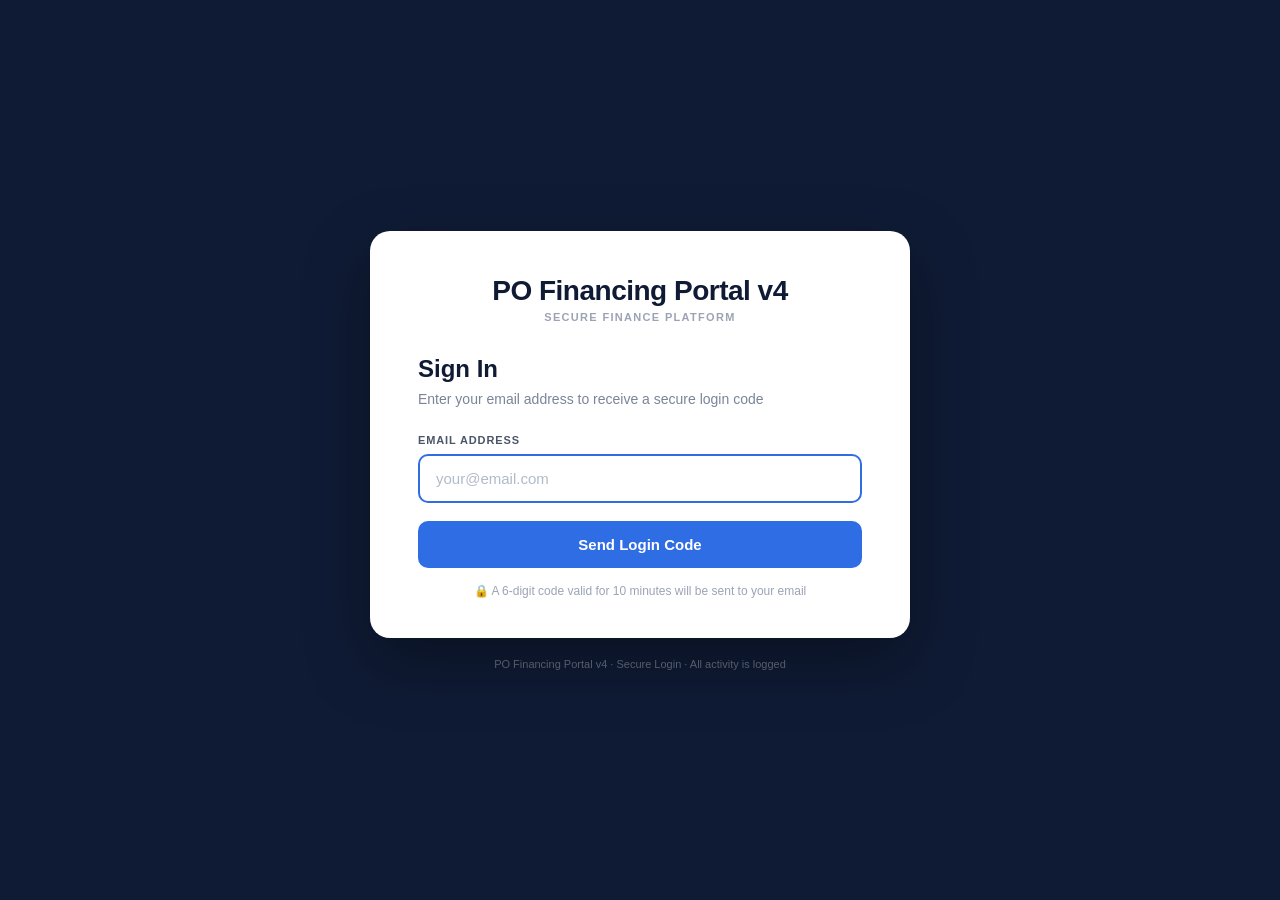
<file: index.html>
<!DOCTYPE html>
<!-- ============================================================
     index.html
     Version : 2.6
     Updated : 2026-04-15
     Changes :
       v2.5 -- Redesigned login page to match reference UI:
               dark navy background, white rounded card, bold
               OTP digit boxes with blue focus ring, monospace
               bold countdown timer, Resend + Go back links.
               All JS logic unchanged from v2.4.
       v2.4 -- Fix I2: SUPER_ADMIN redirected to admin.html.
       v2.3 -- Fix I1: DOMContentLoaded clears pof_ctx.
       v2.2 -- Asset refs bumped to v=1.8.
     ============================================================ -->
<html>
<head>
  <meta charset="UTF-8">
  <meta name="viewport" content="width=device-width, initial-scale=1">
  <title>Login — PO Financing Portal v4</title>
  <script src="/js/config.js?v=1.2"></script>
  <script src="/js/navbar.js?v=2.5"></script>
  <style>
    *, *::before, *::after { box-sizing: border-box; margin: 0; padding: 0; }

    body {
      min-height: 100vh;
      background: #0f1b35;
      display: flex;
      flex-direction: column;
      align-items: center;
      justify-content: center;
      font-family: -apple-system, BlinkMacSystemFont, 'Segoe UI', Roboto, sans-serif;
      padding: 24px 16px;
    }

    /* ── Card ─────────────────────────────────────────────── */
    .login-card {
      background: #fff;
      border-radius: 20px;
      padding: 44px 48px 40px;
      width: 100%;
      max-width: 540px;
      box-shadow: 0 24px 64px rgba(0,0,0,0.35);
    }

    /* ── Logo / Header ────────────────────────────────────── */
    .login-logo {
      text-align: center;
      margin-bottom: 32px;
    }
    .login-logo h1 {
      font-size: 28px;
      font-weight: 800;
      color: #0f1b35;
      letter-spacing: -0.5px;
    }
    .login-logo p {
      font-size: 11px;
      font-weight: 600;
      letter-spacing: 0.12em;
      text-transform: uppercase;
      color: #9ba3b5;
      margin-top: 4px;
    }

    /* ── Step visibility ──────────────────────────────────── */
    .step { display: none; }
    .step.active { display: block; }

    /* ── Step titles ──────────────────────────────────────── */
    .login-title {
      font-size: 24px;
      font-weight: 800;
      color: #0f1b35;
      margin-bottom: 6px;
    }
    .login-sub {
      font-size: 14px;
      color: #7a8499;
      margin-bottom: 24px;
      line-height: 1.5;
    }

    /* ── Form ─────────────────────────────────────────────── */
    .field-label {
      display: block;
      font-size: 11px;
      font-weight: 700;
      letter-spacing: 0.08em;
      text-transform: uppercase;
      color: #4a5568;
      margin-bottom: 8px;
    }
    .field-input {
      width: 100%;
      padding: 14px 16px;
      font-size: 15px;
      border: 2px solid #d1d9e6;
      border-radius: 10px;
      outline: none;
      color: #0f1b35;
      background: #fff;
      transition: border-color 0.15s;
      margin-bottom: 18px;
    }
    .field-input:focus { border-color: #2f6de4; }
    .field-input::placeholder { color: #b0bac9; }

    /* ── Primary button ───────────────────────────────────── */
    .btn-primary {
      width: 100%;
      padding: 15px;
      font-size: 15px;
      font-weight: 700;
      color: #fff;
      background: #2f6de4;
      border: none;
      border-radius: 10px;
      cursor: pointer;
      transition: background 0.15s, opacity 0.15s;
      display: flex;
      align-items: center;
      justify-content: center;
      gap: 8px;
    }
    .btn-primary:hover:not(:disabled) { background: #2560d0; }
    .btn-primary:disabled { opacity: 0.55; cursor: not-allowed; }

    /* Verify button — lighter when disabled */
    .btn-verify {
      width: 100%;
      padding: 15px;
      font-size: 15px;
      font-weight: 700;
      color: #2f6de4;
      background: #eef3fd;
      border: none;
      border-radius: 10px;
      cursor: pointer;
      transition: background 0.15s, color 0.15s;
      margin-top: 4px;
    }
    .btn-verify:not(:disabled):hover { background: #2f6de4; color: #fff; }
    .btn-verify:disabled { opacity: 0.55; cursor: not-allowed; }

    /* ── Security note ────────────────────────────────────── */
    .security-note {
      font-size: 12px;
      color: #9ba3b5;
      text-align: center;
      margin-top: 16px;
      display: flex;
      align-items: center;
      justify-content: center;
      gap: 5px;
    }

    /* ── Error ────────────────────────────────────────────── */
    .err-msg {
      display: none;
      background: #fef2f2;
      color: #c0392b;
      border: 1px solid #fca5a5;
      border-radius: 8px;
      padding: 10px 14px;
      font-size: 13px;
      margin-bottom: 14px;
    }
    .err-msg.show { display: block; }

    /* ── OTP Grid ─────────────────────────────────────────── */
    .otp-grid {
      display: grid;
      grid-template-columns: repeat(6, 1fr);
      gap: 10px;
      margin-bottom: 20px;
    }
    .otp-digit {
      width: 100%;
      aspect-ratio: 1;
      font-size: 22px;
      font-weight: 700;
      text-align: center;
      border: 2px solid #d1d9e6;
      border-radius: 10px;
      outline: none;
      color: #0f1b35;
      background: #f8faff;
      transition: border-color 0.15s, background 0.15s;
      caret-color: #2f6de4;
    }
    .otp-digit:focus {
      border-color: #2f6de4;
      background: #fff;
      box-shadow: 0 0 0 3px rgba(47,109,228,0.12);
    }
    .otp-digit.filled {
      border-color: #2f6de4;
      background: #fff;
    }

    /* ── Resend row + back link ───────────────────────────── */
    .resend-row {
      text-align: center;
      font-size: 13px;
      color: #7a8499;
      margin-top: 16px;
      display: flex;
      align-items: center;
      justify-content: center;
      gap: 6px;
    }
    .otp-timer {
      font-variant-numeric: tabular-nums;
      font-weight: 800;
      font-size: 14px;
      color: #0f1b35;
      letter-spacing: 0.04em;
    }
    .resend-btn {
      background: none;
      border: none;
      color: #2f6de4;
      font-size: 13px;
      font-weight: 600;
      cursor: pointer;
      padding: 0;
      text-decoration: none;
    }
    .resend-btn:disabled { color: #b0bac9; cursor: not-allowed; }
    .resend-btn:not(:disabled):hover { text-decoration: underline; }

    .back-link {
      text-align: center;
      font-size: 13px;
      color: #7a8499;
      margin-top: 10px;
    }
    .back-link span {
      color: #2f6de4;
      font-weight: 600;
      cursor: pointer;
    }
    .back-link span:hover { text-decoration: underline; }

    /* ── Footer ───────────────────────────────────────────── */
    .login-footer {
      margin-top: 20px;
      font-size: 11px;
      color: rgba(255,255,255,0.3);
      text-align: center;
    }

    /* ── Spinner ──────────────────────────────────────────── */
    .spinner {
      width: 14px; height: 14px;
      border: 2px solid rgba(255,255,255,0.4);
      border-top-color: #fff;
      border-radius: 50%;
      animation: spin 0.6s linear infinite;
      display: inline-block;
    }
    @keyframes spin { to { transform: rotate(360deg); } }

    /* ── Toast ────────────────────────────────────────────── */
    #toast {
      position: fixed; bottom: 24px; left: 50%; transform: translateX(-50%);
      background: #1a2744; color: #fff; padding: 10px 20px;
      border-radius: 8px; font-size: 13px; opacity: 0;
      transition: opacity 0.3s; pointer-events: none; z-index: 9999;
    }
    #toast.show { opacity: 1; }
  </style>
</head>
<body>

<div class="login-card">
  <div class="login-logo">
    <h1><span class="platform-name">PO Financing Portal v4</span></h1>
    <p>Secure Finance Platform</p>
  </div>

  <!-- Step 1: Email -->
  <div id="step-email" class="step active">
    <div class="login-title">Sign In</div>
    <div class="login-sub">Enter your email address to receive a secure login code</div>
    <div id="err-email" class="err-msg"></div>
    <label class="field-label" for="inp-email">Email Address</label>
    <input type="email" id="inp-email" class="field-input" placeholder="your@email.com"
           autocomplete="email" autofocus
           onkeydown="if(event.key==='Enter')doSendOtp()">
    <button class="btn-primary" onclick="doSendOtp()" id="btn-send">
      Send Login Code
    </button>
    <div class="security-note">
      🔒 A 6-digit code valid for 10 minutes will be sent to your email
    </div>
  </div>

  <!-- Step 2: OTP -->
  <div id="step-otp" class="step">
    <div class="login-title">Enter Your Code</div>
    <div class="login-sub" id="otp-sub">We sent a 6-digit code to your email</div>
    <div id="err-otp" class="err-msg"></div>

    <div class="otp-grid" id="otp-grid">
      <input type="text" class="otp-digit" maxlength="1" inputmode="numeric" pattern="[0-9]">
      <input type="text" class="otp-digit" maxlength="1" inputmode="numeric" pattern="[0-9]">
      <input type="text" class="otp-digit" maxlength="1" inputmode="numeric" pattern="[0-9]">
      <input type="text" class="otp-digit" maxlength="1" inputmode="numeric" pattern="[0-9]">
      <input type="text" class="otp-digit" maxlength="1" inputmode="numeric" pattern="[0-9]">
      <input type="text" class="otp-digit" maxlength="1" inputmode="numeric" pattern="[0-9]">
    </div>

    <button class="btn-verify" onclick="doVerifyOtp()" id="btn-verify" disabled>
      Verify &amp; Sign In
    </button>

    <div class="resend-row">
      Code expires in <span class="otp-timer" id="otp-timer">10:00</span>
      <button class="resend-btn" id="btn-resend" onclick="doResend()" disabled>Resend code</button>
    </div>

    <div class="back-link">
      Wrong email? <span onclick="goBack()">Go back</span>
    </div>

    <div class="security-note">
      🛡 Never share this code with anyone, including platform staff
    </div>
  </div>
</div>

<div class="login-footer">
  <span class="platform-name">PO Financing Portal v4</span> · Secure Login · All activity is logged
</div>

<div id="toast"></div>

<script>
// ============================================================
// index.html (inline script)
// Version : 2.5
// Updated : 2026-04-15
// Changes : Redesigned styles only — all JS logic unchanged from v2.4.
// ============================================================
let currentEmail  = '';
let timerInterval = null;
let timerSeconds  = 600;

// Dynamic platform name injection
document.addEventListener('DOMContentLoaded', function() {
  const name = window.POF_CONFIG && window.POF_CONFIG.PLATFORM_NAME;
  if (name) {
    document.querySelectorAll('.platform-name').forEach(el => el.textContent = name);
    document.title = document.title.replace('PO Financing Portal v4', name);
  }
});

// ── OTP Grid wiring ───────────────────────────────────────────
const digits = document.querySelectorAll('.otp-digit');
digits.forEach((d, i) => {
  d.addEventListener('input', () => {
    d.value = d.value.replace(/\D/g, '').slice(-1);
    d.classList.toggle('filled', d.value !== '');
    if (d.value && i < 5) digits[i + 1].focus();
    checkOtpComplete();
  });
  d.addEventListener('keydown', e => {
    if (e.key === 'Backspace' && !d.value && i > 0) digits[i - 1].focus();
    if (e.key === 'Enter') doVerifyOtp();
  });
  d.addEventListener('paste', e => {
    e.preventDefault();
    const paste = (e.clipboardData || window.clipboardData).getData('text').replace(/\D/g,'').slice(0,6);
    paste.split('').forEach((c, idx) => { if (digits[idx]) { digits[idx].value = c; digits[idx].classList.add('filled'); }});
    checkOtpComplete();
    if (paste.length === 6) digits[5].focus();
  });
});

function checkOtpComplete() {
  document.getElementById('btn-verify').disabled = getOtpValue().length < 6;
}
function getOtpValue() { return Array.from(digits).map(d => d.value).join(''); }
function clearOtp() {
  digits.forEach(d => { d.value = ''; d.classList.remove('filled'); });
  digits[0].focus();
  document.getElementById('btn-verify').disabled = true;
}

// ── Step 1: Send OTP ──────────────────────────────────────────
async function doSendOtp() {
  const email = document.getElementById('inp-email').value.trim();
  document.getElementById('err-email').classList.remove('show');
  if (!email || !email.includes('@')) { showErr('err-email', 'Please enter a valid email address'); return; }
  const btn = document.getElementById('btn-send');
  btn.disabled = true;
  btn.innerHTML = '<span class="spinner"></span> Sending…';
  try {
    const res = await API.call('SEND_OTP', { email });
    if (!res.success && res.error) {
      showErr('err-email', res.error);
      btn.disabled = false; btn.textContent = 'Send Login Code'; return;
    }
    currentEmail = email;
    document.getElementById('otp-sub').textContent =
      `We sent a 6-digit code to ${email.replace(/(.{2}).+(@.+)/, '$1…$2')}`;
    showStep('step-otp');
    startTimer();
    digits[0].focus();
  } catch(e) {
    showErr('err-email', 'Error: ' + e.message);
    btn.disabled = false; btn.textContent = 'Send Login Code';
  }
}

// ── Step 2: Verify OTP ────────────────────────────────────────
async function doVerifyOtp() {
  const otp = getOtpValue();
  document.getElementById('err-otp').classList.remove('show');
  if (otp.length < 6) return;
  const btn = document.getElementById('btn-verify');
  btn.disabled = true;
  btn.innerHTML = '<span class="spinner" style="border-color:rgba(47,109,228,0.3);border-top-color:#2f6de4"></span> Verifying…';
  try {
    const res = await API.call('VERIFY_OTP', { email: currentEmail, otp });
    if (!res.success) {
      showErr('err-otp', res.error || 'Invalid code. Please try again.');
      clearOtp(); btn.disabled = false; btn.textContent = 'Verify & Sign In'; return;
    }
    sessionStorage.setItem('pof_token', res.token);
    sessionStorage.setItem('pof_user', JSON.stringify({
      userId: res.userId, email: res.email, fullName: res.fullName,
      realm: res.realm, primaryRole: res.primaryRole,
      clientId: res.clientId, investorId: res.investorId,
    }));
    btn.textContent = '✓ Signed in! Redirecting…';
    btn.style.background = '#2f6de4'; btn.style.color = '#fff';
    clearInterval(timerInterval);
    setTimeout(() => { window.location.href = _resolveRedirect(res.redirectTo, res.primaryRole); }, 600);
  } catch(e) {
    showErr('err-otp', 'Error: ' + e.message);
    clearOtp(); btn.disabled = false; btn.textContent = 'Verify & Sign In';
  }
}

// ── Resend ────────────────────────────────────────────────────
async function doResend() {
  clearInterval(timerInterval); clearOtp();
  document.getElementById('err-otp').classList.remove('show');
  document.getElementById('btn-resend').disabled = true;
  try {
    const res = await API.call('SEND_OTP', { email: currentEmail });
    if (!res.success && res.error) { showErr('err-otp', res.error); }
    else { timerSeconds = 600; startTimer(); }
  } catch(e) { showErr('err-otp', 'Error: ' + e.message); }
}

function goBack() {
  clearInterval(timerInterval); clearOtp();
  document.getElementById('err-email').classList.remove('show');
  document.getElementById('err-otp').classList.remove('show');
  const btn = document.getElementById('btn-send');
  btn.disabled = false; btn.textContent = 'Send Login Code';
  showStep('step-email');
}

// ── Timer ─────────────────────────────────────────────────────
function startTimer() {
  timerSeconds = 600;
  document.getElementById('btn-resend').disabled = true;
  const timerEl = document.getElementById('otp-timer');
  timerEl.style.color = '#0f1b35';
  clearInterval(timerInterval);
  timerInterval = setInterval(() => {
    timerSeconds--;
    const m = Math.floor(timerSeconds / 60);
    const s = timerSeconds % 60;
    timerEl.textContent = `${String(m).padStart(2,'0')}:${String(s).padStart(2,'0')}`;
    if (timerSeconds <= 0) {
      clearInterval(timerInterval);
      timerEl.textContent = 'Expired'; timerEl.style.color = '#c0392b';
      document.getElementById('btn-resend').disabled = false;
      document.getElementById('btn-verify').disabled = true;
      showErr('err-otp', 'Code has expired. Please request a new one.');
    }
    if (timerSeconds === 540) document.getElementById('btn-resend').disabled = false;
  }, 1000);
}

// ── Helpers ───────────────────────────────────────────────────
function showStep(id) {
  document.querySelectorAll('.step').forEach(s => s.classList.remove('active'));
  document.getElementById(id).classList.add('active');
}
function showErr(id, msg) {
  const el = document.getElementById(id);
  el.textContent = msg; el.classList.add('show');
}

// ── Role-aware redirect ────────────────────────────────────────
function _resolveRedirect(defaultUrl, primaryRole) {
  const routes = window.POF_CONFIG && window.POF_CONFIG.ROUTES;
  if (primaryRole === 'SUPER_ADMIN' && routes && routes.admin) return routes.admin;
  return defaultUrl || (routes && routes.ops) || '/portals/ops.html';
}

// ── Check existing session ────────────────────────────────────
async function checkExistingSession() {
  const token = sessionStorage.getItem('pof_token');
  if (!token) return;
  try {
    const ctx = await API.call('GET_SESSION_CONTEXT', {});
    if (ctx.valid) { window.location.href = _resolveRedirect(ctx.redirectTo, ctx.primaryRole); }
    else { sessionStorage.removeItem('pof_token'); sessionStorage.removeItem('pof_user'); sessionStorage.removeItem('pof_ctx'); }
  } catch(e) { sessionStorage.removeItem('pof_token'); sessionStorage.removeItem('pof_ctx'); }
}

document.addEventListener('DOMContentLoaded', () => {
  sessionStorage.removeItem('pof_ctx');
  API.token = sessionStorage.getItem('pof_token');
  checkExistingSession();
  document.getElementById('inp-email').focus();
});
</script>
</body>
</html>
</file>
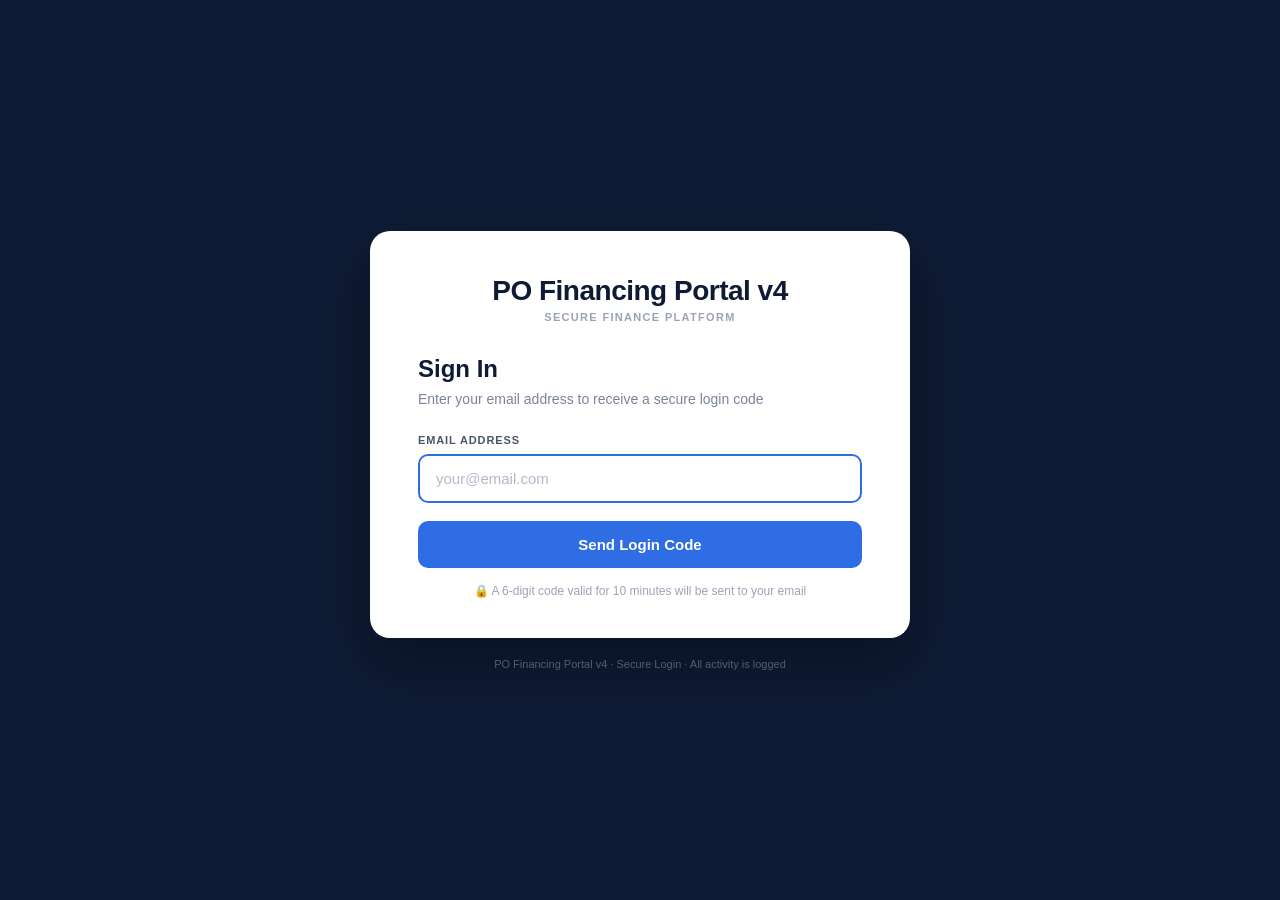
<file: portals/admin.html>
<!DOCTYPE html>
<!-- ============================================================
     admin.html
     Version : 3.1
     Updated : 2026-04-15
     Changes : Fix AD10 — Performance fixes across all 7 admin tabs:
               (1) saveAllSettings: removed redundant GET_ALL_SETTINGS reload
                   after save — updates allSettings in memory instead.
               (2) Notifications: removed loadNotifications() from init() —
                   only fires when tab opens. Fixed double sheet read in
                   getAllNotificationsAdmin() — 2 reads → 1.
               (3) User Management: in-memory cache _usersCache — skip
                   GET_ALL_USERS on repeat tab visits.
               (4) Costing Rules: post-mutate loadCosting() replaced with
                   in-memory array update + local re-render.
               (5) Clients: loadClientManagement() uses allClients from
                   memory on first open; only re-fetches on Refresh.
     Previous: Fix AD9 — init() replaced 2 sequential API calls
               (GET_ALL_SETTINGS + GET_ALL_CLIENTS) with 1 batch call
               GET_ADMIN_INIT. Reduces admin page load latency by ~600ms.
     Previous: Fix AD8 — Client Management tab added to Admin portal.
               Lists all clients with credit limit, KYC status, exposure.
               Inline Edit modal updates credit limit via UPDATE_CLIENT_LIMIT.
               Old value always written to AuditLog before change.
     Previous: Fix AD7 — BLOCK_RATE rule editor: Block 2 Unit Days field
               added so users can specify any unit period (not just 10).
               toParams() writes block2_unit_days + prorate_unit_days.
               fromParams() restores it. formatParams() shows both B1/B2
               rate and unit days. Derive hint updated dynamically.
     Previous: Fix AD4 — Notifications KPI cards (Total/Sent/Failed/Pending) now
               render horizontally via flex row on container + flex:1 on each card.
     Previous: Fix AD3 — loadAllUsers(): getClientName() not defined in admin.html;
               replaced with inline allClients.find() lookup.
     Previous: Fix AD1 — loadAllUsers() was stubbed; now calls GET_ALL_USERS
               batch route — renders Platform/Client/Investor tables live.
               Fix AD2 — loadNotifications() was stubbed; now calls
               GET_ALL_NOTIFICATIONS — renders table + KPI counts.
     Previous: v2.1 — Costing Template Manager tab.
               v1.1 — Version header; cache-busting.
     ============================================================ -->
<html>
<head>
  <meta charset="UTF-8">
  <meta name="viewport" content="width=device-width, initial-scale=1">
  <title>Admin Portal — PO Financing Portal v4</title>
  <link rel="stylesheet" href="/css/styles.css?v=1.8">
  <!-- Fix N2: opt-in to auth gate -->
  <script>window.POF_REQUIRE_AUTH = true;</script>
  <script src="/js/config.js?v=1.2"></script>
  <script src="/js/navbar.js?v=2.5"></script>
</head>
<body>
<script>
// Dynamic platform name injection from POF_CONFIG
document.addEventListener('DOMContentLoaded', function() {
  const name = window.POF_CONFIG && window.POF_CONFIG.PLATFORM_NAME;
  if (name) {
    document.querySelectorAll('.platform-name').forEach(el => el.textContent = name);
    document.querySelectorAll('.platform-currency').forEach(el => el.textContent = window.POF_CONFIG.CURRENCY || 'MYR');
    document.querySelectorAll('.platform-timezone').forEach(el => el.textContent = window.POF_CONFIG.TIMEZONE || '');
    document.title = document.title.replace('PO Financing Portal v4', name);
  }
});
</script>



<div class="app-layout">
  <aside class="sidebar">
    <div class="sidebar-logo">
      <h1><span class="platform-name">PO Financing Portal v4</span></h1>
      <small>Admin Portal</small>
    </div>
    <div style="padding:12px 16px;border-top:1px solid rgba(255,255,255,0.12)">
      <div id="user-badge"></div>
    </div>
    <div class="sidebar-section">
      <button class="nav-link active" onclick="showTab('settings')">
        <svg width="16" height="16" fill="none" viewBox="0 0 24 24" stroke="currentColor"><path d="M10.325 4.317c.426-1.756 2.924-1.756 3.35 0a1.724 1.724 0 002.573 1.066c1.543-.94 3.31.826 2.37 2.37a1.724 1.724 0 001.065 2.572c1.756.426 1.756 2.924 0 3.35a1.724 1.724 0 00-1.066 2.573c.94 1.543-.826 3.31-2.37 2.37a1.724 1.724 0 00-2.572 1.065c-.426 1.756-2.924 1.756-3.35 0a1.724 1.724 0 00-2.573-1.066c-1.543.94-3.31-.826-2.37-2.37a1.724 1.724 0 00-1.065-2.572c-1.756-.426-1.756-2.924 0-3.35a1.724 1.724 0 001.066-2.573c-.94-1.543.826-3.31 2.37-2.37.996.608 2.296.07 2.572-1.065z" stroke-width="2"/><circle cx="12" cy="12" r="3" stroke-width="2"/></svg>
        <span class="nav-label">Platform Settings</span>
      </button>
      <button class="nav-link" onclick="showTab('users')">
        <svg width="16" height="16" fill="none" viewBox="0 0 24 24" stroke="currentColor"><path d="M17 21v-2a4 4 0 00-4-4H5a4 4 0 00-4 4v2M23 21v-2a4 4 0 00-3-3.87M16 3.13a4 4 0 010 7.75M9 7a4 4 0 100 8 4 4 0 000-8z" stroke-width="2"/></svg>
        <span class="nav-label">User Management</span>
      </button>
      <button class="nav-link" onclick="showTab('permissions')">
        <svg width="16" height="16" fill="none" viewBox="0 0 24 24" stroke="currentColor"><path d="M9 12l2 2 4-4m5.618-4.016A11.955 11.955 0 0112 2.944a11.955 11.955 0 01-8.618 3.04A12.02 12.02 0 003 9c0 5.591 3.824 10.29 9 11.622 5.176-1.332 9-6.03 9-11.622 0-1.042-.133-2.052-.382-3.016z" stroke-width="2"/></svg>
        <span class="nav-label">Roles & Permissions</span>
      </button>
      <button class="nav-link" onclick="showTab('notifications')">
        <svg width="16" height="16" fill="none" viewBox="0 0 24 24" stroke="currentColor"><path d="M15 17h5l-1.405-1.405A2.032 2.032 0 0118 14.158V11a6.002 6.002 0 00-4-5.659V5a2 2 0 10-4 0v.341C7.67 6.165 6 8.388 6 11v3.159c0 .538-.214 1.055-.595 1.436L4 17h5m6 0v1a3 3 0 11-6 0v-1m6 0H9" stroke-width="2"/></svg>
        <span class="nav-label">Notifications</span>
      </button>
      <button class="nav-link" onclick="showTab('activity')">
        <svg width="16" height="16" fill="none" viewBox="0 0 24 24" stroke="currentColor"><path d="M9 5H7a2 2 0 00-2 2v12a2 2 0 002 2h10a2 2 0 002-2V7a2 2 0 00-2-2h-2M9 5a2 2 0 002 2h2a2 2 0 002-2M9 5a2 2 0 012-2h2a2 2 0 012 2m-3 7h3m-3 4h3m-6-4h.01M9 16h.01" stroke-width="2"/></svg>
        <span class="nav-label">Activity Log</span>
      </button>
      <button class="nav-link" onclick="showTab('costing')">
        <svg width="16" height="16" fill="none" viewBox="0 0 24 24" stroke="currentColor"><path d="M9 7h6m0 10v-3m-3 3h.01M9 17h.01M9 14h.01M12 14h.01M15 11h.01M12 11h.01M9 11h.01M7 21h10a2 2 0 002-2V5a2 2 0 00-2-2H7a2 2 0 00-2 2v14a2 2 0 002 2z" stroke-width="2"/></svg>
        <span class="nav-label">Costing Rules</span>
      </button>
      <button class="nav-link" onclick="showTab('clients')">
        <svg width="16" height="16" fill="none" viewBox="0 0 24 24" stroke="currentColor"><path d="M19 21V5a2 2 0 00-2-2H7a2 2 0 00-2 2v16m14 0h2m-2 0h-5m-9 0H3m2 0h5M9 7h1m-1 4h1m4-4h1m-1 4h1m-5 10v-5a1 1 0 011-1h2a1 1 0 011 1v5m-4 0h4" stroke-width="2"/></svg>
        <span class="nav-label">Clients</span>
      </button>
    </div>
    <div class="sidebar-section">
      <a class="nav-link" href="?page=ops"><svg width="16" height="16" fill="none" viewBox="0 0 24 24" stroke="currentColor"><path d="M7 16l-4-4m0 0l4-4m-4 4h18" stroke-width="2"/></svg><span class="nav-label">Back to Ops</span></a>
    </div>
  </aside>

  <main class="main-content">
    <div id="toast"></div>

    <!-- ═══════════════════════════════════
         PLATFORM SETTINGS
    ═══════════════════════════════════ -->
    <div id="tab-settings">
      <div class="topbar">
        <div><h1>Platform Settings</h1><p class="text-muted mt-8" style="font-size:12px">Changes apply immediately — no redeployment required</p></div>
        <button class="btn btn-success" onclick="saveAllSettings()">Save Changes</button>
      </div>

      <div class="grid-2">
        <!-- Locale & Branding -->
        <div class="card">
          <div class="card-header"><span class="card-title">🌍 Locale & Branding</span></div>
          <div class="form-group">
            <label class="form-label">Platform Name</label>
            <input type="text" id="s-platform-name" class="form-control" placeholder="PO Financing Portal v4">
          </div>
          <div class="form-row">
            <div class="form-group">
              <label class="form-label">Base Currency</label>
              <select id="s-base-currency" class="form-control">
                <option value="MYR">MYR — Malaysian Ringgit</option>
                <option value="USD">USD — US Dollar</option>
                <option value="AUD">AUD — Australian Dollar</option>
                <option value="NZD">NZD — New Zealand Dollar</option>
                <option value="CAD">CAD — Canadian Dollar</option>
              </select>
            </div>
            <div class="form-group">
              <label class="form-label">Date Format</label>
              <select id="s-date-format" class="form-control">
                <option value="dd MMM yyyy">dd MMM yyyy (e.g. 21 Apr 2026)</option>
                <option value="MMM dd yyyy">MMM dd yyyy (e.g. Apr 21 2026)</option>
                <option value="yyyy MMM dd">yyyy MMM dd (e.g. 2026 Apr 21)</option>
              </select>
            </div>
          </div>
          <div class="form-group">
            <label class="form-label">Timezone</label>
            <select id="s-platform-timezone" class="form-control">
              <option value="Asia/Kuala_Lumpur">Asia/Kuala_Lumpur (MYT, UTC+8)</option>
              <option value="Asia/Singapore">Asia/Singapore (SGT, UTC+8)</option>
              <option value="Asia/Jakarta">Asia/Jakarta (WIB, UTC+7)</option>
              <option value="Asia/Bangkok">Asia/Bangkok (ICT, UTC+7)</option>
              <option value="Asia/Manila">Asia/Manila (PHT, UTC+8)</option>
              <option value="Asia/Hong_Kong">Asia/Hong_Kong (HKT, UTC+8)</option>
              <option value="Asia/Shanghai">Asia/Shanghai (CST, UTC+8)</option>
              <option value="Asia/Tokyo">Asia/Tokyo (JST, UTC+9)</option>
              <option value="Asia/Dubai">Asia/Dubai (GST, UTC+4)</option>
              <option value="Australia/Sydney">Australia/Sydney (AEDT, UTC+11)</option>
              <option value="Australia/Melbourne">Australia/Melbourne (AEDT, UTC+11)</option>
              <option value="Pacific/Auckland">Pacific/Auckland (NZDT, UTC+13)</option>
              <option value="America/Toronto">America/Toronto (EST, UTC-5)</option>
              <option value="America/Vancouver">America/Vancouver (PST, UTC-8)</option>
              <option value="America/Chicago">America/Chicago (CST, UTC-6)</option>
              <option value="America/Denver">America/Denver (MST, UTC-7)</option>
              <option value="America/Phoenix">America/Phoenix (MST, UTC-7, no DST)</option>
              <option value="America/Los_Angeles">America/Los_Angeles (PST, UTC-8)</option>
              <option value="America/Anchorage">America/Anchorage (AKST, UTC-9)</option>
              <option value="America/Honolulu">America/Honolulu (HST, UTC-10)</option>
              <option value="Europe/London">Europe/London (GMT, UTC+0)</option>
              <option value="UTC">UTC (UTC+0)</option>
            </select>
          </div>
        </div>

        <!-- Limits & Thresholds -->
        <div class="card">
          <div class="card-header"><span class="card-title">⚖️ Limits & Thresholds</span></div>
          <div class="form-row">
            <div class="form-group">
              <label class="form-label">Max Advance Rate (%)</label>
              <input type="number" id="s-max-advance-rate" class="form-control" placeholder="90">
            </div>
            <div class="form-group">
              <label class="form-label">Grace Period (days)</label>
              <input type="number" id="s-grace-period-days" class="form-control" placeholder="3">
            </div>
          </div>
          <div class="form-row">
            <div class="form-group">
              <label class="form-label">Overdue Penalty (%/day)</label>
              <input type="number" id="s-overdue-penalty-pct" class="form-control" step="0.01" placeholder="0.1">
            </div>
            <div class="form-group">
              <label class="form-label">Session Timeout (hrs)</label>
              <input type="number" id="s-session-timeout-hours" class="form-control" placeholder="8">
            </div>
          </div>
          <div class="form-row">
            <div class="form-group">
              <label class="form-label">Four-Eyes Threshold</label>
              <input type="number" id="s-four-eyes-threshold" class="form-control" placeholder="1000000">
            </div>
            <div class="form-group">
              <label class="form-label">Min Company Reserve</label>
              <input type="number" id="s-min-company-reserve" class="form-control" placeholder="200000">
            </div>
          </div>
          <div class="form-group">
            <label class="form-label">Fund Request Auto-Approve (0 = never)</label>
            <input type="number" id="s-fund-request-auto-approve" class="form-control" placeholder="0">
          </div>
        </div>

        <!-- Notifications -->
        <div class="card">
          <div class="card-header"><span class="card-title">📧 Notification Settings</span></div>
          <div class="form-group">
            <label class="form-label">Ops Email</label>
            <input type="email" id="s-ops-email" class="form-control" placeholder="ops@yourcompany.com">
          </div>
          <div class="form-group">
            <label class="form-label">Admin Email</label>
            <input type="email" id="s-admin-email" class="form-control" placeholder="admin@yourcompany.com">
          </div>
          <div class="form-group">
            <label class="form-label">From Email Name</label>
            <input type="text" id="s-from-email-name" class="form-control" placeholder="PO Financing Portal v4">
          </div>
        </div>

        <!-- All settings table -->
        <div class="card">
          <div class="card-header"><span class="card-title">📋 All Settings</span></div>
          <div id="settings-table-wrap" style="overflow-x:auto;font-size:12px"></div>
        </div>
      </div>
    </div>

    <!-- ═══════════════════════════════════
         USER MANAGEMENT
    ═══════════════════════════════════ -->
    <div id="tab-users" class="hidden">
      <div class="topbar">
        <h1>User Management</h1>
        <div style="display:flex;gap:8px">
          <button class="btn btn-ghost btn-sm" onclick="_usersCache=null;loadAllUsers()">↻ Refresh</button>
          <button class="btn btn-primary" onclick="openModal('modal-new-user')">+ Create User</button>
        </div>
      </div>

      <div class="tab-bar" style="margin-bottom:16px">
        <button class="tab active" onclick="switchUserTab('platform', this)">Platform Users</button>
        <button class="tab" onclick="switchUserTab('client', this)">Client Users</button>
        <button class="tab" onclick="switchUserTab('investor', this)">Investor Users</button>
      </div>

      <div id="user-tab-platform">
        <div class="card">
          <div class="tbl-wrap"><table>
            <thead><tr><th>Name</th><th>Email</th><th>Role</th><th>Active</th><th>Last Login</th></tr></thead>
            <tbody id="users-platform-tbody"><tr class="loading-row"><td colspan="5">Loading…</td></tr></tbody>
          </table></div>
        </div>
      </div>
      <div id="user-tab-client" class="hidden">
        <div class="card">
          <div class="tbl-wrap"><table>
            <thead><tr><th>Name</th><th>Email</th><th>Client</th><th>Role</th><th>Active</th></tr></thead>
            <tbody id="users-client-tbody"><tr class="loading-row"><td colspan="5">Loading…</td></tr></tbody>
          </table></div>
        </div>
      </div>
      <div id="user-tab-investor" class="hidden">
        <div class="card">
          <div class="tbl-wrap"><table>
            <thead><tr><th>Name</th><th>Email</th><th>Investor</th><th>Role</th><th>Active</th></tr></thead>
            <tbody id="users-investor-tbody"><tr class="loading-row"><td colspan="5">Loading…</td></tr></tbody>
          </table></div>
        </div>
      </div>
    </div>

    <!-- ═══════════════════════════════════
         ROLES & PERMISSIONS
    ═══════════════════════════════════ -->
    <div id="tab-permissions" class="hidden">
      <div class="topbar"><h1>Roles & Permissions</h1></div>
      <div class="card">
        <div class="tbl-wrap" style="overflow-x:auto">
          <table id="perm-table">
            <thead><tr>
              <th>Permission</th>
              <th title="SUPER_ADMIN">SA</th><th title="OPS_MANAGER">OM</th><th title="OPS_ANALYST">OA</th><th title="AUDITOR">AU</th>
              <th title="CLIENT_ADMIN">CA</th><th title="CLIENT_OPERATOR">CO</th><th title="CLIENT_VIEWER">CV</th>
              <th title="INVESTOR_ADMIN">IA</th><th title="INVESTOR_VIEWER">IV</th>
            </tr></thead>
            <tbody id="perm-tbody"></tbody>
          </table>
        </div>
        <p style="font-size:11px;color:var(--mgray);margin-top:12px">SA=SUPER_ADMIN  OM=OPS_MANAGER  OA=OPS_ANALYST  AU=AUDITOR  CA=CLIENT_ADMIN  CO=CLIENT_OPERATOR  CV=CLIENT_VIEWER  IA=INVESTOR_ADMIN  IV=INVESTOR_VIEWER</p>
      </div>
    </div>

    <!-- ═══════════════════════════════════
         NOTIFICATIONS
    ═══════════════════════════════════ -->
    <div id="tab-notifications" class="hidden">
      <div class="topbar">
        <h1>Notifications</h1>
        <div class="flex-gap">
          <button class="btn btn-ghost btn-sm" onclick="processQueue()">▶ Process Queue Now</button>
        </div>
      </div>
      <div class="kpi-row" id="notif-kpis" style="display:flex;flex-direction:row;gap:12px;margin-bottom:16px"></div>
      <div class="card mt-16">
        <div class="flex-gap mb-12">
          <select id="notif-status-filter" class="form-control" style="width:160px" onchange="loadNotifications()">
            <option value="">All Status</option>
            <option value="QUEUED">Queued</option>
            <option value="SENT">Sent</option>
            <option value="FAILED">Failed</option>
          </select>
        </div>
        <div class="tbl-wrap">
          <table>
            <thead><tr><th>Created</th><th>Recipient</th><th>Type</th><th>Subject</th><th>Status</th><th>Sent At</th></tr></thead>
            <tbody id="notif-tbody"><tr class="loading-row"><td colspan="6">Loading…</td></tr></tbody>
          </table>
        </div>
      </div>
    </div>

    <!-- ═══════════════════════════════════
         ACTIVITY LOG
    ═══════════════════════════════════ -->
    <div id="tab-activity" class="hidden">
      <div class="topbar">
        <h1>Activity Log</h1>
        <div class="flex-gap">
          <label style="font-size:12px;color:var(--mgray)">Show</label>
          <select class="page-size-select" id="act-page-size" onchange="actState.pageSize=+this.value;actState.page=1;loadActivity()">
            <option value="20">20</option>
            <option value="50">50</option>
            <option value="100">100</option>
          </select>
          <label style="font-size:12px;color:var(--mgray)">per page</label>
          <button class="btn btn-ghost btn-sm" onclick="loadActivity()">↻ Refresh</button>
        </div>
      </div>

      <!-- Realm sub-page tabs -->
      <div class="activity-realm-tabs">
        <button class="realm-tab active" onclick="switchRealm('OPS',this)">🏢 Ops Activity</button>
        <button class="realm-tab" onclick="switchRealm('CLIENT',this)">🏬 Client Activity</button>
        <button class="realm-tab" onclick="switchRealm('LENDER',this)">🏦 Lender Activity</button>
      </div>

      <!-- Filters row -->
      <div class="act-filters">
        <!-- Entity filter — changes label based on realm -->
        <div id="act-entity-wrap">
          <select id="act-entity-id" class="form-control" style="width:200px" onchange="actState.page=1;loadActivity()">
            <option value="">All <span id="act-entity-label">Entities</span></option>
          </select>
        </div>
        <select id="act-category" class="form-control" style="width:160px" onchange="actState.page=1;loadActivity()">
          <option value="">All Categories</option>
          <option value="INVOICE">Invoice</option>
          <option value="PAYMENT">Payment</option>
          <option value="RESERVE">Reserve</option>
          <option value="CAPITAL">Capital</option>
          <option value="USER">User</option>
          <option value="SETTING">Setting</option>
          <option value="EMAIL">Email</option>
          <option value="AUTH">Auth</option>
        </select>
        <input type="date" id="act-from" class="form-control" style="width:140px" onchange="actState.page=1;loadActivity()">
        <input type="date" id="act-to"   class="form-control" style="width:140px" onchange="actState.page=1;loadActivity()">
        <button class="btn btn-ghost btn-sm" onclick="clearActFilters()">Clear</button>
      </div>

      <div class="card">
        <div class="tbl-wrap">
          <table>
            <thead>
              <tr>
                <th style="width:140px">Timestamp</th>
                <th style="width:80px">Realm</th>
                <th>Actor</th>
                <th>Category</th>
                <th>Action</th>
                <th>Entity</th>
                <th>Changes / Details</th>
              </tr>
            </thead>
            <tbody id="act-tbody">
              <tr class="loading-row"><td colspan="7">Loading…</td></tr>
            </tbody>
          </table>
        </div>

        <!-- Pagination bar -->
        <div class="pagination-bar" id="act-pagination">
          <button id="act-prev" onclick="actGo(-1)" disabled>← Prev</button>
          <span class="page-info" id="act-page-info">—</span>
          <button id="act-next" onclick="actGo(1)" disabled>Next →</button>
        </div>
      </div>
    </div>

    <!-- ═══════════════════════════════════
         COSTING RULES
    ═══════════════════════════════════ -->
    <div id="tab-costing" class="hidden">
      <div class="topbar">
        <h1>Costing Templates &amp; Rules</h1>
        <button class="btn btn-primary" onclick="openTplModal(null)">+ New Template</button>
      </div>

      <!-- Template list -->
      <div class="grid-2 mb-16" id="costing-tpl-grid" style="align-items:start">
        <!-- Left: template list -->
        <div class="card">
          <div class="card-header"><span class="card-title">Templates</span></div>
          <div class="tbl-wrap">
            <table>
              <thead><tr><th>Name</th><th>Max Advance</th><th>Status</th><th>Assigned Clients</th><th></th></tr></thead>
              <tbody id="costing-tpl-tbody"><tr class="loading-row"><td colspan="5">Loading...</td></tr></tbody>
            </table>
          </div>
        </div>

        <!-- Right: client assignment -->
        <div class="card">
          <div class="card-header"><span class="card-title">Assign Template to Client</span></div>
          <div class="form-group">
            <label class="form-label">Client</label>
            <select id="assign-client" class="form-control"></select>
          </div>
          <div class="form-group">
            <label class="form-label">Template</label>
            <select id="assign-template" class="form-control"></select>
          </div>
          <button class="btn btn-success" onclick="doAssignTemplate()">Assign Template</button>
        </div>
      </div>

      <!-- Rules for selected template -->
      <div class="card" id="costing-rules-card" style="display:none">
        <div class="card-header">
          <span class="card-title" id="costing-rules-title">Rules</span>
          <button class="btn btn-primary btn-sm" onclick="openRuleModal(null)">+ Add Rule</button>
        </div>

        <!-- Fee preview simulator -->
        <div style="background:var(--lgray);border-radius:8px;padding:16px;margin-bottom:16px">
          <div style="font-size:12px;font-weight:600;margin-bottom:10px;color:var(--mgray)">FEE PREVIEW SIMULATOR</div>
          <div class="flex-gap" style="flex-wrap:wrap;align-items:flex-end;gap:12px">
            <div class="form-group" style="margin:0;min-width:140px">
              <label class="form-label">PO Value</label>
              <input type="number" id="sim-po" class="form-control" placeholder="100000" step="1000">
            </div>
            <div class="form-group" style="margin:0;min-width:120px">
              <label class="form-label">Advance Rate %</label>
              <input type="number" id="sim-rate" class="form-control" placeholder="80" step="1" max="100">
            </div>
            <div class="form-group" style="margin:0;min-width:100px">
              <label class="form-label">Days</label>
              <input type="number" id="sim-days" class="form-control" placeholder="90" step="1">
            </div>
            <button class="btn btn-ghost btn-sm" onclick="runFeeSimulator()">Calculate</button>
          </div>
          <div id="sim-result" style="margin-top:12px;font-size:13px"></div>
        </div>

        <div class="tbl-wrap">
          <table>
            <thead><tr><th>Seq</th><th>Rule Name</th><th>Method</th><th>Parameters</th><th>Base</th><th>Active</th><th></th></tr></thead>
            <tbody id="costing-rules-tbody"><tr class="loading-row"><td colspan="7">Select a template</td></tr></tbody>
          </table>
        </div>
      </div>
    </div>


    <!-- ═══════════════════════════════════
         CLIENT MANAGEMENT
    ═══════════════════════════════════ -->
    <div id="tab-clients" class="hidden">
      <div class="topbar">
        <h1>Client Management</h1>
        <button class="btn btn-ghost btn-sm" onclick="loadClientManagement(true)">↻ Refresh</button>
      </div>
      <div class="card">
        <div class="tbl-wrap">
          <table>
            <thead>
              <tr>
                <th>Client</th>
                <th>Registration</th>
                <th>KYC Status</th>
                <th class="text-right">Credit Limit</th>
                <th class="text-right">Active Exposure</th>
                <th class="text-right">Utilisation</th>
                <th>Template</th>
                <th>Actions</th>
              </tr>
            </thead>
            <tbody id="clients-mgmt-tbody"><tr class="loading-row"><td colspan="8">Loading…</td></tr></tbody>
          </table>
        </div>
      </div>
    </div>

    <!-- Modal: Edit Credit Limit -->
    <div id="modal-credit-limit" class="modal-overlay" style="display:none" onclick="if(event.target===this)closeModal('modal-credit-limit')">
      <div class="modal" style="max-width:420px">
        <div class="modal-header">
          <span class="modal-title">Edit Credit Limit</span>
          <button class="modal-close" onclick="closeModal('modal-credit-limit')">✕</button>
        </div>
        <div style="padding:20px">
          <div id="credit-limit-client-name" style="font-weight:700;font-size:14px;margin-bottom:4px"></div>
          <div style="font-size:12px;color:var(--mgray);margin-bottom:16px">
            Current: <span id="credit-limit-current" class="text-bold"></span>
          </div>
          <div class="form-group">
            <label class="form-label">New Credit Limit (<span class="platform-currency">MYR</span>)</label>
            <input type="number" id="credit-limit-input" class="form-control" placeholder="0.00" step="0.01" min="0">
            <div class="form-hint">Old value will be recorded in Audit Log before saving.</div>
          </div>
          <div style="display:flex;gap:8px;margin-top:16px">
            <button class="btn btn-ghost" style="flex:1" onclick="closeModal('modal-credit-limit')">Cancel</button>
            <button class="btn btn-primary" style="flex:1" onclick="saveCreditLimit()">Save</button>
          </div>
        </div>
      </div>
    </div>

  </main>
</div>

<!-- Template Modal -->
<div id="modal-tpl" class="modal-overlay" style="display:none" onclick="if(event.target===this)closeModal('modal-tpl')">
  <div class="modal">
    <div class="modal-header"><h2 id="modal-tpl-title">Template</h2><button class="close-btn" onclick="closeModal('modal-tpl')">&#x2715;</button></div>
    <div class="modal-body">
      <input type="hidden" id="tpl-id">
      <div class="form-row">
        <div class="form-group">
          <label class="form-label">Template Name</label>
          <input type="text" id="tpl-name" class="form-control" placeholder="Standard Fee Template">
        </div>
        <div class="form-group">
          <label class="form-label">Status</label>
          <select id="tpl-status" class="form-control">
            <option value="ACTIVE">ACTIVE</option>
            <option value="DRAFT">DRAFT</option>
            <option value="ARCHIVED">ARCHIVED</option>
          </select>
        </div>
      </div>
      <div class="form-row">
        <div class="form-group">
          <label class="form-label">Max Advance Rate %</label>
          <input type="number" id="tpl-max-rate" class="form-control" placeholder="90" max="100" step="0.5">
        </div>
        <div class="form-group">
          <label class="form-label">Min Margin Rate %</label>
          <input type="number" id="tpl-min-margin" class="form-control" placeholder="0" step="0.1">
        </div>
      </div>
      <div class="form-row">
        <div class="form-group">
          <label class="form-label">Effective From</label>
          <input type="date" id="tpl-eff-from" class="form-control">
        </div>
        <div class="form-group">
          <label class="form-label">Effective To (optional)</label>
          <input type="date" id="tpl-eff-to" class="form-control">
        </div>
      </div>
      <div class="form-group">
        <label class="form-label">Notes</label>
        <textarea id="tpl-notes" class="form-control" rows="2" placeholder="Internal notes..."></textarea>
      </div>
    </div>
    <div class="modal-footer">
      <button class="btn btn-ghost" onclick="closeModal('modal-tpl')">Cancel</button>
      <button class="btn btn-success" onclick="doSaveTemplate()">Save Template</button>
    </div>
  </div>
</div>

<!-- Rule Modal -->
<div id="modal-rule" class="modal-overlay" style="display:none" onclick="if(event.target===this)closeModal('modal-rule')">
  <div class="modal">
    <div class="modal-header"><h2 id="modal-rule-title">Rule</h2><button class="close-btn" onclick="closeModal('modal-rule')">&#x2715;</button></div>
    <div class="modal-body">
      <input type="hidden" id="rule-id">
      <input type="hidden" id="rule-template-id">
      <div class="form-row">
        <div class="form-group">
          <label class="form-label">Rule Name</label>
          <input type="text" id="rule-name" class="form-control" placeholder="Block 1 Fee">
        </div>
        <div class="form-group">
          <label class="form-label">Fee Type</label>
          <select id="rule-fee-type" class="form-control">
            <option value="PROCESSING">PROCESSING</option>
            <option value="INTEREST">INTEREST</option>
            <option value="PENALTY">PENALTY</option>
            <option value="SERVICE">SERVICE</option>
            <option value="OTHER">OTHER</option>
          </select>
        </div>
      </div>
      <div class="form-row">
        <div class="form-group">
          <label class="form-label">Calculation Method</label>
          <select id="rule-calc-method" class="form-control" onchange="renderParamFields(null)">
            <option value="FLAT_AMOUNT">Flat Amount — fixed fee regardless of PO size</option>
            <option value="PCT_OF_PO">% of PO Value — percentage of the full PO</option>
            <option value="PCT_OF_FINANCED">% of Financed Amount — percentage of advance only</option>
            <option value="DAILY_RATE">Daily Rate — accrues per day on financed amount</option>
            <option value="BLOCK_RATE">Block Rate — tiered fee by time blocks</option>
            <option value="FACTOR_RATE">Factor Rate — multiply financed amount by factor</option>
          </select>
        </div>
        <div class="form-group">
          <label class="form-label">Applies To</label>
          <select id="rule-applies-to" class="form-control">
            <option value="FINANCED_AMOUNT">Financed Amount (advance)</option>
            <option value="PO_VALUE">Full PO Value</option>
          </select>
        </div>
      </div>
      <div id="rule-param-fields" style="background:var(--lgray);border-radius:8px;padding:16px;margin-bottom:4px"></div>
      <div class="form-row">
        <div class="form-group">
          <label class="form-label">Sequence Order</label>
          <input type="number" id="rule-seq" class="form-control" placeholder="10" step="10">
        </div>
        <div class="form-group" style="padding-top:20px">
          <label class="form-label"><input type="checkbox" id="rule-mandatory" style="margin-right:6px">Mandatory</label>
        </div>
      </div>
    </div>
    <div class="modal-footer">
      <button class="btn btn-ghost" onclick="closeModal('modal-rule')">Cancel</button>
      <button class="btn btn-success" onclick="doSaveRule()">Save Rule</button>
    </div>
  </div>
</div>

<!-- Create User Modal -->
<div id="modal-new-user" class="modal-overlay" style="display:none" onclick="if(event.target===this)closeModal('modal-new-user')">
  <div class="modal">
    <div class="modal-header"><h2>Create User</h2><button class="close-btn" onclick="closeModal('modal-new-user')">✕</button></div>
    <div class="modal-body">
      <div class="form-group">
        <label class="form-label">Realm</label>
        <select id="nu-realm" class="form-control" onchange="updateUserForm()">
          <option value="PLATFORM">Platform (Ops)</option>
          <option value="CLIENT">Client</option>
          <option value="INVESTOR">Investor</option>
        </select>
      </div>
      <div class="form-group">
        <label class="form-label">Full Name</label>
        <input type="text" id="nu-name" class="form-control" placeholder="Full name">
      </div>
      <div class="form-group">
        <label class="form-label">Email</label>
        <input type="email" id="nu-email" class="form-control" placeholder="user@example.com">
      </div>
      <div class="form-group">
        <label class="form-label">Role</label>
        <select id="nu-role" class="form-control"></select>
      </div>
      <div class="form-group" id="nu-scope-group" style="display:none">
        <label class="form-label" id="nu-scope-label">Client</label>
        <select id="nu-scope" class="form-control"></select>
      </div>
    </div>
    <div class="modal-footer">
      <button class="btn btn-ghost" onclick="closeModal('modal-new-user')">Cancel</button>
      <button class="btn btn-primary" onclick="createUser()">Create User</button>
    </div>
  </div>
</div>

<script>
let ADMIN_USER = null;
let allSettings  = [];
let allClients   = [];

// ── Activity Log state ─────────────────────────────────────────
const actState = {
  realm:    'OPS',
  page:     1,
  pageSize: 20,
  total:    0,
  pages:    0,
};

// Entity lists by realm for the entity filter dropdown
const actEntities = {
  OPS:    [],   // loaded from allClients
  CLIENT: [],
  LENDER: [],
};

const ROLE_OPTIONS = {
  PLATFORM: ['SUPER_ADMIN','OPS_MANAGER','OPS_ANALYST','AUDITOR'],
  CLIENT:   ['CLIENT_ADMIN','CLIENT_OPERATOR','CLIENT_VIEWER'],
  INVESTOR: ['INVESTOR_ADMIN','INVESTOR_VIEWER'],
};

const PERM_MATRIX = [
  ['invoice:submit',   ['CLIENT_OPERATOR','CLIENT_ADMIN']],
  ['invoice:view',     ['SUPER_ADMIN','OPS_MANAGER','OPS_ANALYST','AUDITOR','CLIENT_ADMIN','CLIENT_OPERATOR','CLIENT_VIEWER']],
  ['invoice:approve',  ['SUPER_ADMIN','OPS_MANAGER','OPS_ANALYST']],
  ['invoice:disburse', ['SUPER_ADMIN','OPS_MANAGER','OPS_ANALYST']],
  ['invoice:reject',   ['SUPER_ADMIN','OPS_MANAGER']],
  ['repayment:record', ['SUPER_ADMIN','OPS_MANAGER','OPS_ANALYST']],
  ['capital:view',     ['SUPER_ADMIN','OPS_MANAGER','OPS_ANALYST','AUDITOR','INVESTOR_ADMIN']],
  ['capital:manage',   ['SUPER_ADMIN','OPS_MANAGER']],
  ['funder:drawdown',  ['SUPER_ADMIN','OPS_MANAGER']],
  ['client:manage',    ['SUPER_ADMIN','OPS_MANAGER']],
  ['template:manage',  ['SUPER_ADMIN','OPS_MANAGER']],
  ['report:full',      ['SUPER_ADMIN','OPS_MANAGER','AUDITOR']],
  ['report:ops',       ['SUPER_ADMIN','OPS_MANAGER','OPS_ANALYST']],
  ['report:investor',  ['INVESTOR_ADMIN','INVESTOR_VIEWER']],
  ['user:manage',      ['SUPER_ADMIN','CLIENT_ADMIN']],
  ['audit:view',       ['SUPER_ADMIN','OPS_MANAGER','AUDITOR']],
  ['system:config',    ['SUPER_ADMIN']],
];
const ROLES_SHORT  = ['SUPER_ADMIN','OPS_MANAGER','OPS_ANALYST','AUDITOR','CLIENT_ADMIN','CLIENT_OPERATOR','CLIENT_VIEWER','INVESTOR_ADMIN','INVESTOR_VIEWER'];
const SHORT_LABELS = ['SA','OM','OA','AU','CA','CO','CV','IA','IV'];

async function init() {
  const ctx = await requireAuth();
  if (!ctx) return;
  ADMIN_USER = ctx.userId;
  Session.renderUserBadge('user-badge');
  if (!Session.can('system:config')) {
    document.body.innerHTML = '<div style="padding:40px;text-align:center;font-family:sans-serif"><h2>Access Denied</h2><p>This portal requires SUPER_ADMIN role.</p><a href="?page=ops">Go to Ops Dashboard</a></div>';
    return;
  }
  // Fix AD9: single GET_ADMIN_INIT replaces sequential GET_ALL_SETTINGS + GET_ALL_CLIENTS
  try {
    const res = await API.call('GET_ADMIN_INIT');
    allSettings = res.settings || [];
    allClients  = res.clients  || [];
    // Populate settings form fields
    allSettings.forEach(s => {
      const el = document.getElementById('s-' + s.key.replace(/_/g,'-'));
      if (el) el.value = s.value;
    });
    renderSettingsTable();
    // Populate activity log entity filter
    actEntities.OPS = allClients.map(c => ({ id: c.client_id, label: c.company_name }));
  } catch(e) { Toast.error('Failed to load admin settings: ' + e.message); }
  renderPermMatrix();
  // Fix AD10(2): loadNotifications() removed from init — fires only when tab opens
}

function showTab(tab) {
  document.querySelectorAll('[id^="tab-"]').forEach(el => el.classList.add('hidden'));
  document.querySelectorAll('.nav-link').forEach(el => el.classList.remove('active'));
  document.getElementById('tab-' + tab).classList.remove('hidden');
  document.querySelector(`[onclick="showTab('${tab}')"]`)?.classList.add('active');
  if (tab === 'users')         loadAllUsers();
  if (tab === 'notifications') loadNotifications();
  if (tab === 'activity')      loadActivity();
  if (tab === 'costing')       loadCosting();
  if (tab === 'clients')       loadClientManagement();
}

// ── Settings ───────────────────────────────────────────────────
async function loadSettings() {
  try {
    const res = await API.call('GET_ALL_SETTINGS');
    allSettings = res.settings || [];
    allSettings.forEach(s => {
      const el = document.getElementById('s-' + s.key.replace(/_/g,'-'));
      if (el) el.value = s.value;
    });
    renderSettingsTable();
  } catch(e) { Toast.error('Failed to load settings: ' + e.message); }
}

function renderSettingsTable() {
  const byCategory = {};
  allSettings.forEach(s => {
    if (!byCategory[s.category]) byCategory[s.category] = [];
    byCategory[s.category].push(s);
  });
  document.getElementById('settings-table-wrap').innerHTML = Object.entries(byCategory).map(([cat, rows]) => `
    <div class="mb-16">
      <h3 style="margin-bottom:8px;color:var(--mgray);text-transform:uppercase;font-size:10px;letter-spacing:0.08em">${cat}</h3>
      <table><thead><tr><th>Key</th><th>Value</th><th>Description</th><th>Updated By</th><th>Updated</th></tr></thead>
      <tbody>${rows.map(s=>`<tr>
        <td><code style="font-size:11px;background:var(--lgray);padding:2px 6px;border-radius:4px">${s.key}</code></td>
        <td class="text-bold">${s.value}</td>
        <td style="font-size:11.5px;color:var(--mgray)">${s.description||'—'}</td>
        <td style="font-size:11px;color:var(--mgray)">${s.updated_by||'—'}</td>
        <td style="font-size:11px;color:var(--mgray)">${fmtDate(s.updated_at)}</td>
      </tr>`).join('')}</tbody></table>
    </div>`).join('');
}

async function saveAllSettings() {
  const fieldMap = [
    'platform_name','base_currency','platform_timezone','date_format',
    'max_advance_rate','grace_period_days','overdue_penalty_pct','session_timeout_hours',
    'four_eyes_threshold','min_company_reserve','fund_request_auto_approve',
    'ops_email','admin_email','from_email_name',
  ];
  const settings = fieldMap.map(key => {
    const el = document.getElementById('s-' + key.replace(/_/g,'-'));
    return el ? { key, value: el.value } : null;
  }).filter(Boolean);
  try {
    await API.call('BULK_UPDATE_SETTINGS', { settings });
    Toast.success('Settings saved successfully');
    // Fix AD10(1): update allSettings in memory — no extra GET_ALL_SETTINGS call
    settings.forEach(s => {
      const existing = allSettings.find(x => x.key === s.key);
      if (existing) existing.value = s.value;
    });
    renderSettingsTable();
  } catch(e) { Toast.error('Save failed: ' + e.message); }
}

async function loadClients() {
  try {
    const res = await API.call('GET_ALL_CLIENTS');
    allClients = res.clients || [];
    // Populate entity filter for OPS realm
    actEntities.OPS = allClients.map(c => ({ id: c.client_id, label: c.company_name }));
  } catch(e) {}
}

// ── Users ──────────────────────────────────────────────────────
// Fix AD10(3): _usersCache avoids re-fetching on repeat tab visits.
// Cleared by explicit Refresh button only.
let _usersCache = null;

// Fix AD1: GET_ALL_USERS batch route — reads all 3 user sheets in 1 API call
async function loadAllUsers(forceRefresh) {
  if (_usersCache && !forceRefresh) {
    _renderUserTables(_usersCache);
    return;
  }
  try {
    const res = await API.call('GET_ALL_USERS');
    _usersCache = res;
    _renderUserTables(res);
  } catch(e) { Toast.error('Load users failed: ' + e.message); }
}

function _renderUserTables(res) {
  try {
    const fmtActive = (v) => (v === true || v === 'TRUE' || v === 1)
      ? '<span class="badge badge-green">Active</span>'
      : '<span class="badge badge-red">Inactive</span>';

    const pu = res.platformUsers || [];
    document.getElementById('users-platform-tbody').innerHTML = pu.length
      ? pu.map(u => `<tr>
          <td>${u.full_name || '—'}</td>
          <td>${u.email}</td>
          <td><span class="badge badge-blue">${u.role_name || '—'}</span></td>
          <td>${fmtActive(u.is_active)}</td>
          <td style="font-size:11px;color:var(--mgray)">${u.last_login_at ? fmtDate(u.last_login_at) : 'Never'}</td>
        </tr>`).join('')
      : '<tr><td colspan="5" class="text-center text-muted" style="padding:16px">No platform users found</td></tr>';

    const cu = res.clientUsers || [];
    document.getElementById('users-client-tbody').innerHTML = cu.length
      ? cu.map(u => `<tr>
          <td>${u.full_name || '—'}</td>
          <td>${u.email}</td>
          <td style="font-size:11px">${allClients.find(c=>String(c.client_id)===String(u.client_id))?.company_name || u.client_id}</td>
          <td><span class="badge badge-blue">${u.role_name || '—'}</span></td>
          <td>${fmtActive(u.is_active)}</td>
        </tr>`).join('')
      : '<tr><td colspan="5" class="text-center text-muted" style="padding:16px">No client users found</td></tr>';

    const iu = res.investorUsers || [];
    document.getElementById('users-investor-tbody').innerHTML = iu.length
      ? iu.map(u => `<tr>
          <td>${u.full_name || '—'}</td>
          <td>${u.email}</td>
          <td style="font-size:11px">${u.investor_id || '—'}</td>
          <td><span class="badge badge-blue">${u.role_name || '—'}</span></td>
          <td>${fmtActive(u.is_active)}</td>
        </tr>`).join('')
      : '<tr><td colspan="5" class="text-center text-muted" style="padding:16px">No investor users found</td></tr>';

  } catch(e) { Toast.error('Render users failed: ' + e.message); }
}

function switchUserTab(tab, el) {
  ['platform','client','investor'].forEach(t => {
    document.getElementById(`user-tab-${t}`).classList.toggle('hidden', t !== tab);
  });
  document.querySelectorAll('#tab-users .tab').forEach(t => t.classList.remove('active'));
  el.classList.add('active');
}

function updateUserForm() {
  const realm = document.getElementById('nu-realm').value;
  const roles = ROLE_OPTIONS[realm] || [];
  document.getElementById('nu-role').innerHTML = roles.map(r => `<option value="${r}">${r}</option>`).join('');
  const showScope = realm !== 'PLATFORM';
  document.getElementById('nu-scope-group').style.display = showScope ? 'block' : 'none';
  if (realm === 'CLIENT') {
    document.getElementById('nu-scope-label').textContent = 'Client';
    document.getElementById('nu-scope').innerHTML = allClients.map(c=>`<option value="${c.client_id}">${c.company_name}</option>`).join('');
  } else if (realm === 'INVESTOR') {
    document.getElementById('nu-scope-label').textContent = 'Investor';
    document.getElementById('nu-scope').innerHTML = '<option value="INV-001">Bumiputra Capital Partners</option><option value="INV-002">Nexus Growth Fund</option><option value="INV-003">Coastal Ventures</option>';
  }
}

async function createUser() {
  const realm = document.getElementById('nu-realm').value;
  const name  = document.getElementById('nu-name').value.trim();
  const email = document.getElementById('nu-email').value.trim();
  const role  = document.getElementById('nu-role').value;
  const scope = document.getElementById('nu-scope').value;
  if (!name || !email || !role) return Toast.error('Name, email and role required');
  try {
    if (realm === 'PLATFORM') {
      await API.call('CREATE_PLATFORM_USER', { email, fullName: name, roleName: role });
    } else if (realm === 'CLIENT') {
      await API.call('CREATE_CLIENT_USER', { clientId: scope, email, fullName: name, roleName: role });
    } else {
      await API.call('CREATE_INVESTOR_USER', { investorId: scope, email, fullName: name, roleName: role });
    }
    closeModal('modal-new-user');
    Toast.success(`User ${name} created successfully`);
    document.getElementById('nu-name').value = '';
    document.getElementById('nu-email').value = '';
  } catch(e) { Toast.error(e.message); }
}

// ── Permissions Matrix ─────────────────────────────────────────
function renderPermMatrix() {
  document.getElementById('perm-tbody').innerHTML = PERM_MATRIX.map(([perm, holders]) => `
    <tr>
      <td><code style="font-size:11px;background:var(--lgray);padding:2px 6px;border-radius:4px">${perm}</code></td>
      ${ROLES_SHORT.map(r => `<td class="text-center">${holders.includes(r)?'<span style="color:var(--green);font-size:14px">✓</span>':'<span style="color:var(--border)">—</span>'}</td>`).join('')}
    </tr>`).join('');
}

// ── Notifications ──────────────────────────────────────────────
// Fix AD2: GET_ALL_NOTIFICATIONS — reads live from Notifications sheet
async function loadNotifications() {
  try {
    const statusFilter = document.getElementById('notif-status-filter').value;
    const res = await API.call('GET_ALL_NOTIFICATIONS');
    const k = res.kpis || {};
    document.getElementById('notif-kpis').innerHTML = `
      <div class="kpi" style="flex:1"><div class="kpi-label">Total</div><div class="kpi-value">${k.total||0}</div></div>
      <div class="kpi green" style="flex:1"><div class="kpi-label">Sent</div><div class="kpi-value">${k.sent||0}</div></div>
      <div class="kpi red" style="flex:1"><div class="kpi-label">Failed</div><div class="kpi-value">${k.failed||0}</div></div>
      <div class="kpi amber" style="flex:1"><div class="kpi-label">Pending</div><div class="kpi-value">${k.pending||0}</div></div>`;
    let rows = res.notifications || [];
    if (statusFilter) rows = rows.filter(n => n.status === statusFilter);
    document.getElementById('notif-tbody').innerHTML = rows.length
      ? rows.map(n => `<tr>
          <td style="font-size:11px;color:var(--mgray)">${fmtDate(n.created_at)}</td>
          <td style="font-size:11px">${n.recipient_id}<br><span style="color:var(--mgray)">${n.recipient_type}</span></td>
          <td style="font-size:11px">${n.type || '—'}</td>
          <td style="max-width:220px;overflow:hidden;text-overflow:ellipsis;white-space:nowrap;font-size:11px">${n.subject || '—'}</td>
          <td>${badge(n.status)}</td>
          <td style="font-size:11px;color:var(--mgray)">${n.sent_at ? fmtDate(n.sent_at) : '—'}</td>
        </tr>`).join('')
      : '<tr><td colspan="6" class="text-center text-muted" style="padding:20px">No notifications found</td></tr>';
  } catch(e) { Toast.error('Load notifications failed: ' + e.message); }
}

async function processQueue() {
  try {
    const res = await API.call('PROCESS_QUEUE');
    Toast.success(`Queue processed: ${res.sent||0} sent, ${res.failed||0} failed`);
  } catch(e) { Toast.error(e.message); }
}

// ── Activity Log ───────────────────────────────────────────────

function switchRealm(realm, el) {
  actState.realm = realm;
  actState.page  = 1;
  document.querySelectorAll('.realm-tab').forEach(t => t.classList.remove('active'));
  el.classList.add('active');
  updateEntityFilter(realm);
  loadActivity();
}

function updateEntityFilter(realm) {
  const sel = document.getElementById('act-entity-id');
  const labelMap = { OPS: 'Client', CLIENT: 'Client', LENDER: 'Investor' };
  const entities  = actEntities[realm] || [];
  sel.innerHTML = `<option value="">All ${labelMap[realm] || 'Entities'}</option>`
    + entities.map(e => `<option value="${e.id}">${e.label}</option>`).join('');
}

function clearActFilters() {
  document.getElementById('act-entity-id').value = '';
  document.getElementById('act-category').value  = '';
  document.getElementById('act-from').value = '';
  document.getElementById('act-to').value   = '';
  actState.page = 1;
  loadActivity();
}

function actGo(dir) {
  actState.page = Math.max(1, Math.min(actState.pages, actState.page + dir));
  loadActivity();
}

async function loadActivity() {
  const tbody = document.getElementById('act-tbody');
  tbody.innerHTML = '<tr class="loading-row"><td colspan="7">Loading…</td></tr>';

  const params = {
    realm:          actState.realm,
    pageSize:       actState.pageSize,
    page:           actState.page,
    entityId:       document.getElementById('act-entity-id').value  || '',
    actionCategory: document.getElementById('act-category').value   || '',
    fromDate:       document.getElementById('act-from').value       || '',
    toDate:         document.getElementById('act-to').value         || '',
  };

  try {
    const res = await API.call('GET_ACTIVITY_LOG', params);
    const entries = res.entries || [];
    actState.total = res.total || 0;
    actState.pages = res.pages || 1;

    if (!entries.length) {
      tbody.innerHTML = '<tr><td colspan="7" class="text-center text-muted" style="padding:24px">No activity log entries found for the selected filters.</td></tr>';
    } else {
      tbody.innerHTML = entries.map(e => renderActivityRow(e)).join('');
    }

    // Pagination
    const info = document.getElementById('act-page-info');
    const start = Math.min((actState.page - 1) * actState.pageSize + 1, actState.total);
    const end   = Math.min(actState.page * actState.pageSize, actState.total);
    info.textContent = actState.total
      ? `Showing ${start}–${end} of ${actState.total} entries`
      : 'No entries';
    document.getElementById('act-prev').disabled = actState.page <= 1;
    document.getElementById('act-next').disabled = actState.page >= actState.pages;

  } catch(e) {
    tbody.innerHTML = `<tr><td colspan="7" class="text-center text-muted" style="padding:24px">Error loading activity log: ${e.message}</td></tr>`;
  }
}

function renderActivityRow(e) {
  const realm   = e.realm || 'SYSTEM';
  const cat     = e.action_category || '';
  const action  = (e.action || '').replace(/_/g,' ');
  const entity  = e.entity_name || e.entity_id || '—';
  const actor   = e.actor_name  || e.actor_id  || '—';
  const actorEmail = e.actor_email ? `<br><span style="font-size:10px;color:var(--mgray)">${e.actor_email}</span>` : '';
  const ts      = String(e.created_at || '').slice(0, 19).replace('T',' ');

  // Build changes/details cell
  let detail = '';
  if (e.action_category === 'EMAIL') {
    detail = `<span class="act-detail">📧 To: ${e.email_recipient||'—'}<br>${e.email_subject||''}</span>`;
  } else if (e.old_value && e.new_value) {
    try {
      const oldObj = JSON.parse(e.old_value);
      const newObj = JSON.parse(e.new_value);
      const keys   = [...new Set([...Object.keys(oldObj), ...Object.keys(newObj)])];
      const diffs  = keys.map(k => {
        const ov = oldObj[k]; const nv = newObj[k];
        if (String(ov) === String(nv)) return '';
        return `<span class="old">${k}: ${ov}</span> → <span class="new">${nv}</span>`;
      }).filter(Boolean).join('<br>');
      detail = diffs ? `<div class="act-diff">${diffs}</div>` : '';
    } catch(_) {
      detail = `<span class="act-detail">${e.new_value||''}</span>`;
    }
  } else if (e.new_value) {
    try {
      const nv = JSON.parse(e.new_value);
      detail = `<span class="act-detail">${Object.entries(nv).filter(([,v])=>v!==''&&v!==null).map(([k,v])=>`${k}: ${v}`).join(' · ')}</span>`;
    } catch(_) {
      detail = `<span class="act-detail">${e.new_value}</span>`;
    }
  } else if (e.ip_notes) {
    detail = `<span class="act-detail">${e.ip_notes}</span>`;
  }

  return `<tr>
    <td style="font-size:11px;color:var(--mgray);white-space:nowrap">${ts}</td>
    <td><span class="badge-realm ${realm}">${realm}</span></td>
    <td style="font-size:12px">${actor}${actorEmail}</td>
    <td><span class="badge-cat">${cat}</span></td>
    <td style="font-size:12px;font-weight:500">${action}</td>
    <td style="font-size:12px">${escHtml(entity)}</td>
    <td>${detail}</td>
  </tr>`;
}

function escHtml(s) {
  return String(s||'').replace(/&/g,'&amp;').replace(/</g,'&lt;').replace(/>/g,'&gt;');
}

function fmtDate(d) {
  if (!d) return '—';
  const s = String(d);
  if (s.length >= 10) return s.slice(0,10);
  return d;
}

// ── Costing ────────────────────────────────────────────────────
let costingTemplates = [];
let costingRules     = [];
let selectedTplId    = null;

async function loadCosting() {
  try {
    const res = await API.call('GET_COSTING_INIT', {});
    costingTemplates = res.templates || [];
    costingRules     = res.rules     || [];
    // refresh allClients if needed
    if (!allClients.length) allClients = res.clients || [];
    renderTemplateTable();
    populateCostingAssignDropdowns();
  } catch(e) { Toast.error('Failed to load costing: ' + e.message); }
}

function renderTemplateTable() {
  // Build client map for assignment display
  const clientMap = {};
  allClients.forEach(c => { clientMap[c.client_id] = c.company_name; });

  document.getElementById('costing-tpl-tbody').innerHTML = costingTemplates.length
    ? costingTemplates.map(t => {
        const assigned = allClients
          .filter(c => String(c.active_template_id) === String(t.template_id))
          .map(c => `<span class="badge badge-gray" style="font-size:10px">${escHtml(c.company_name)}</span>`)
          .join(' ') || '<span style="color:var(--mgray);font-size:11px">None</span>';
        const statusCls = t.status === 'ACTIVE' ? 'badge-green' : t.status === 'DRAFT' ? 'badge-amber' : 'badge-gray';
        const isSelected = selectedTplId === String(t.template_id);
        return `<tr style="${isSelected ? 'background:var(--lgray)' : ''}" onclick="selectTemplate('${t.template_id}')" style="cursor:pointer">
          <td><strong>${escHtml(t.template_name)}</strong></td>
          <td>${t.max_advance_rate}%</td>
          <td><span class="badge ${statusCls}">${t.status}</span></td>
          <td>${assigned}</td>
          <td>
            <div class="flex-gap">
              <button class="btn btn-ghost btn-sm" onclick="event.stopPropagation();openTplModal('${t.template_id}')">Edit</button>
              <button class="btn btn-primary btn-sm" onclick="event.stopPropagation();selectTemplate('${t.template_id}')">Rules</button>
            </div>
          </td>
        </tr>`;
      }).join('')
    : '<tr><td colspan="5" class="text-center text-muted" style="padding:16px">No templates found</td></tr>';
}

function selectTemplate(tplId) {
  selectedTplId = String(tplId);
  renderTemplateTable();
  const tpl = costingTemplates.find(t => String(t.template_id) === selectedTplId);
  document.getElementById('costing-rules-card').style.display = '';
  document.getElementById('costing-rules-title').textContent =
    'Rules — ' + (tpl ? tpl.template_name : selectedTplId);
  document.getElementById('rule-template-id').value = selectedTplId;
  renderRulesTable();
}

function renderRulesTable() {
  const rules = costingRules
    .filter(r => String(r.template_id) === selectedTplId)
    .sort((a,b) => Number(a.sequence_order||0) - Number(b.sequence_order||0));

  const METH_LABELS = {
    FLAT_AMOUNT: 'Flat Amount', PCT_OF_PO: '% of PO',
    PCT_OF_FINANCED: '% of Financed', DAILY_RATE: 'Daily Rate',
    BLOCK_RATE: 'Block Rate', FACTOR_RATE: 'Factor Rate',
  };

  document.getElementById('costing-rules-tbody').innerHTML = rules.length
    ? rules.map(r => {
        const active  = r.is_active === true || r.is_active === 'TRUE' || r.is_active === 'true';
        const params  = formatParams(r.calc_method, r.parameters);
        return `<tr>
          <td style="text-align:center;color:var(--mgray)">${r.sequence_order||'—'}</td>
          <td><strong>${escHtml(r.rule_name)}</strong><br><span style="font-size:10px;color:var(--mgray)">${r.fee_type||''}</span></td>
          <td><span class="badge badge-blue" style="font-size:10px">${METH_LABELS[r.calc_method]||r.calc_method}</span></td>
          <td style="font-size:12px;font-family:monospace">${escHtml(params)}</td>
          <td style="font-size:11px;color:var(--mgray)">${r.applies_to_base||''}</td>
          <td><span class="badge ${active?'badge-green':'badge-gray'}">${active?'Active':'Off'}</span></td>
          <td>
            <div class="flex-gap">
              <button class="btn btn-ghost btn-sm" onclick="openRuleModal('${r.rule_id}')">Edit</button>
              <button class="btn btn-ghost btn-sm" onclick="doToggleRule('${r.rule_id}')">${active?'Disable':'Enable'}</button>
              <button class="btn btn-ghost btn-sm" style="color:var(--red)" onclick="doDeleteRule('${r.rule_id}','${escHtml(r.rule_name)}')">Delete</button>
            </div>
          </td>
        </tr>`;
      }).join('')
    : '<tr><td colspan="7" class="text-center text-muted" style="padding:16px">No rules yet — click + Add Rule</td></tr>';
}

function formatParams(method, paramsRaw) {
  try {
    const p = typeof paramsRaw === 'string' ? JSON.parse(paramsRaw) : (paramsRaw || {});
    if (method === 'FLAT_AMOUNT')      return 'Amount: ' + (p.amount||'—');
    if (method === 'PCT_OF_PO')        return 'Rate: ' + (p.rate||'—') + '%';
    if (method === 'PCT_OF_FINANCED')  return 'Rate: ' + (p.rate||'—') + '%';
    if (method === 'DAILY_RATE')       return 'Rate: ' + (p.rate||'—') + '%/day';
    if (method === 'BLOCK_RATE')       return 'B1: ' + (p.block1_rate||'—') + '%/' + (p.block_days||30) + 'd  B2: ' + (p.block2_rate||'—') + '%/' + (p.block2_unit_days||10) + 'd';
    if (method === 'FACTOR_RATE')      return 'Factor: ' + (p.factor||'—');
    return JSON.stringify(p);
  } catch(_) { return String(paramsRaw||''); }
}

function populateCostingAssignDropdowns() {
  document.getElementById('assign-client').innerHTML =
    '<option value="">Select client...</option>' +
    allClients.map(c => {
      const tpl = costingTemplates.find(t => String(t.template_id) === String(c.active_template_id));
      const cur = tpl ? ' [' + tpl.template_name + ']' : ' [none]';
      return `<option value="${c.client_id}">${escHtml(c.company_name)}${cur}</option>`;
    }).join('');
  document.getElementById('assign-template').innerHTML =
    '<option value="">Select template...</option>' +
    costingTemplates.map(t =>
      `<option value="${t.template_id}">${escHtml(t.template_name)} (${t.max_advance_rate}% max)</option>`
    ).join('');
}

// ── Template modal ─────────────────────────────────────────────
function openTplModal(tplId) {
  const tpl = tplId ? costingTemplates.find(t => String(t.template_id) === String(tplId)) : null;
  document.getElementById('modal-tpl-title').textContent = tpl ? 'Edit Template' : 'New Template';
  document.getElementById('tpl-id').value        = tpl ? tpl.template_id    : '';
  document.getElementById('tpl-name').value      = tpl ? tpl.template_name  : '';
  document.getElementById('tpl-status').value    = tpl ? (tpl.status||'ACTIVE') : 'ACTIVE';
  document.getElementById('tpl-max-rate').value  = tpl ? tpl.max_advance_rate : 90;
  document.getElementById('tpl-min-margin').value = tpl ? (tpl.min_margin_rate||0) : 0;
  document.getElementById('tpl-eff-from').value  = tpl ? String(tpl.effective_from||'').slice(0,10) : '';
  document.getElementById('tpl-eff-to').value    = tpl ? String(tpl.effective_to||'').slice(0,10)   : '';
  document.getElementById('tpl-notes').value     = tpl ? (tpl.notes||'') : '';
  openModal('modal-tpl');
}

async function doSaveTemplate() {
  const templateId    = document.getElementById('tpl-id').value;
  const templateName  = document.getElementById('tpl-name').value.trim();
  const status        = document.getElementById('tpl-status').value;
  const maxAdvanceRate = parseFloat(document.getElementById('tpl-max-rate').value);
  const minMarginRate  = parseFloat(document.getElementById('tpl-min-margin').value||'0');
  const effectiveFrom = document.getElementById('tpl-eff-from').value;
  const effectiveTo   = document.getElementById('tpl-eff-to').value;
  const notes         = document.getElementById('tpl-notes').value;
  if (!templateName) return Toast.error('Template name required');
  if (isNaN(maxAdvanceRate)) return Toast.error('Max advance rate required');
  try {
    const res = await API.call('SAVE_TEMPLATE', { templateId, templateName, status, maxAdvanceRate, minMarginRate, effectiveFrom, effectiveTo, notes });
    closeModal('modal-tpl');
    Toast.success('Template saved');
    // Fix AD10(4): update in memory, skip full GET_COSTING_INIT reload
    if (templateId) {
      const idx = costingTemplates.findIndex(t => String(t.template_id) === String(templateId));
      const updated = { template_id: templateId, template_name: templateName, status, max_advance_rate: maxAdvanceRate, min_margin_rate: minMarginRate, effective_from: effectiveFrom, effective_to: effectiveTo, notes };
      if (idx >= 0) costingTemplates[idx] = { ...costingTemplates[idx], ...updated };
      else costingTemplates.push({ ...updated, template_id: res.templateId || templateId });
    } else {
      await loadCosting(); // new template — need server-assigned ID
      return;
    }
    renderTemplateTable();
  } catch(e) { Toast.error(e.message); }
}

// ── Rule modal ─────────────────────────────────────────────────
// ── Dynamic parameter fields per calc method ───────────────────
// Each method definition has: fields[] and toParams()/fromParams()
// fields: { id, label, type, placeholder, hint, step, min }
const PARAM_DEFS = {
  FLAT_AMOUNT: {
    desc: 'A fixed fee charged once regardless of PO size or duration.',
    fields: [
      { id:'p-amount', label:'Fee Amount', type:'number', placeholder:'500', hint:'Fixed fee in base currency (e.g. 500 = MYR 500)', step:'0.01', min:'0' },
    ],
    toParams: () => {
      const el = document.getElementById('p-amount');
      if (!el) throw new Error('Parameter fields not rendered — please reopen the modal');
      return { amount: parseFloat(el.value) || 0 };
    },
    fromParams: (p) => { document.getElementById('p-amount').value = p.amount || ''; },
  },
  PCT_OF_PO: {
    desc: 'A percentage fee calculated on the full PO value.',
    fields: [
      { id:'p-rate', label:'Rate (%)', type:'number', placeholder:'1.5', hint:'e.g. 1.5 means 1.5% of PO value', step:'0.001', min:'0' },
    ],
    toParams: () => {
      const el = document.getElementById('p-rate');
      if (!el) throw new Error('Parameter fields not rendered — please reopen the modal');
      return { rate: parseFloat(el.value) || 0 };
    },
    fromParams: (p) => { document.getElementById('p-rate').value = p.rate || ''; },
  },
  PCT_OF_FINANCED: {
    desc: 'A percentage fee calculated on the financed (advance) amount only.',
    fields: [
      { id:'p-rate', label:'Rate (%)', type:'number', placeholder:'2.15', hint:'e.g. 2.15 means 2.15% of financed amount', step:'0.001', min:'0' },
    ],
    toParams: () => {
      const el = document.getElementById('p-rate');
      if (!el) throw new Error('Parameter fields not rendered — please reopen the modal');
      return { rate: parseFloat(el.value) || 0 };
    },
    fromParams: (p) => { document.getElementById('p-rate').value = p.rate || ''; },
  },
  DAILY_RATE: {
    desc: 'An interest rate that accrues every day on the outstanding financed amount.',
    fields: [
      { id:'p-rate', label:'Daily Rate (%)', type:'number', placeholder:'0.05', hint:'e.g. 0.05 means 0.05% per day on the financed amount', step:'0.001', min:'0' },
    ],
    toParams: () => {
      const el = document.getElementById('p-rate');
      if (!el) throw new Error('Parameter fields not rendered -- please reopen the modal');
      // Fix CE2: engine reads params.daily_rate not params.rate
      return { daily_rate: parseFloat(el.value) || 0 };
    },
    fromParams: (p) => {
      // Support both daily_rate (new) and rate (old saved rules)
      document.getElementById('p-rate').value = p.daily_rate || p.rate || '';
    },
  },
  BLOCK_RATE: {
    desc: 'Tiered fee by time blocks. Block 1 covers the first N days (flat charge). Block 2 charges per unit period beyond that.',
    fields: [
      { id:'p-block1-rate',     label:'Block 1 Rate (%)',      type:'number',   placeholder:'2.10',  hint:'Fee % charged flat for the entire Block 1 period (e.g. 2.10% on financed amount)', step:'0.001', min:'0' },
      { id:'p-block-days',      label:'Block 1 Days',          type:'number',   placeholder:'30',    hint:'How many days Block 1 covers (e.g. 30)', step:'1', min:'1' },
      { id:'p-block2-rate',     label:'Block 2 Rate (%) per unit', type:'number', placeholder:'1.05', hint:'Fee % per unit period beyond Block 1. Ignored when Derive is checked.', step:'0.001', min:'0' },
      { id:'p-block2-unitdays', label:'Block 2 Unit Days',     type:'number',   placeholder:'15',    hint:'Length of each Block 2 unit in days (e.g. 15 = charged per 15-day unit). Partial units charged as 1 full unit.', step:'1', min:'1' },
      { id:'p-derive',          label:'Derive Block 2 rate from Block 1', type:'checkbox', hint:'Block 2 rate = Block 1 rate ÷ (Block 1 Days ÷ Block 2 Unit Days), rounded to 3 decimal places. Overrides the Block 2 rate field above.' },
    ],
    toParams: () => {
      const b1El  = document.getElementById('p-block1-rate');
      const bdEl  = document.getElementById('p-block-days');
      const b2El  = document.getElementById('p-block2-rate');
      const b2uEl = document.getElementById('p-block2-unitdays');
      const derEl = document.getElementById('p-derive');
      if (!b1El) throw new Error('Parameter fields not rendered -- please reopen the modal');
      const block1Rate    = parseFloat(b1El.value)  || 0;
      const blockDays     = parseInt(bdEl.value)    || 30;
      const block2Rate    = parseFloat(b2El.value)  || 0;
      const block2UnitDays = parseInt(b2uEl.value)  || 10;
      const deriveFromB1  = derEl.checked;
      return {
        block1_rate:        block1Rate,
        block_days:         blockDays,
        block2_rate:        block2Rate,
        block2_unit_days:   block2UnitDays,
        derive_from_block1: deriveFromB1,
        blocks: [
          {
            block_days:         blockDays,
            rate_pct:           block1Rate,
            prorate_unit_days:  null,            // flat block — whole period charged once
            min_charge:         true,
            derive_from_block1: false,
          },
          {
            block_days:         9999,            // open-ended second block
            rate_pct:           block2Rate,
            prorate_unit_days:  block2UnitDays,  // user-specified unit period
            min_charge:         true,
            derive_from_block1: deriveFromB1,
          },
        ],
      };
    },
    fromParams: (p) => {
      const b  = (p.blocks && p.blocks[0]) || {};
      const b2 = (p.blocks && p.blocks[1]) || {};
      document.getElementById('p-block1-rate').value     = p.block1_rate      || b.rate_pct            || '';
      document.getElementById('p-block-days').value      = p.block_days       || b.block_days           || 30;
      document.getElementById('p-block2-rate').value     = p.block2_rate      || b2.rate_pct            || '';
      document.getElementById('p-block2-unitdays').value = p.block2_unit_days || b2.prorate_unit_days   || 10;
      const derive = p.derive_from_block1 === true || p.derive_from_block1 === 'true'
        || (b2 && (b2.derive_from_block1 === true || b2.derive_from_block1 === 'true'));
      document.getElementById('p-derive').checked = derive;
    },
  },
  FACTOR_RATE: {
    desc: 'Multiply the financed amount by a factor to get total repayable. Factor 1.035 means 3.5% total cost.',
    fields: [
      { id:'p-factor', label:'Factor', type:'number', placeholder:'1.035', hint:'e.g. 1.035 = client repays 103.5% of financed amount', step:'0.001', min:'1' },
    ],
    toParams: () => {
      const el = document.getElementById('p-factor');
      if (!el) throw new Error('Parameter fields not rendered — please reopen the modal');
      return { factor: parseFloat(el.value) || 1 };
    },
    fromParams: (p) => { document.getElementById('p-factor').value = p.factor || ''; },
  },
};

function renderParamFields(existingParams) {
  const method = document.getElementById('rule-calc-method').value;
  const def    = PARAM_DEFS[method];
  if (!def) { document.getElementById('rule-param-fields').innerHTML = ''; return; }

  const p = existingParams || {};
  let html = `<div style="font-size:11px;font-weight:600;color:var(--mgray);margin-bottom:10px;text-transform:uppercase;letter-spacing:.5px">${method.replace(/_/g,' ')}</div>`;
  html += `<p style="font-size:12px;color:var(--mgray);margin:0 0 12px">${def.desc}</p>`;

  // Render fields two-per-row where possible
  const nonCheckboxFields = def.fields.filter(f => f.type !== 'checkbox');
  const checkboxFields    = def.fields.filter(f => f.type === 'checkbox');

  for (let i = 0; i < nonCheckboxFields.length; i += 2) {
    html += '<div class="form-row">';
    for (let j = i; j < Math.min(i+2, nonCheckboxFields.length); j++) {
      const f = nonCheckboxFields[j];
      html += `<div class="form-group">
        <label class="form-label">${f.label}</label>
        <input type="${f.type}" id="${f.id}" class="form-control" placeholder="${f.placeholder||''}" step="${f.step||'any'}" min="${f.min||'0'}">
        <div style="font-size:11px;color:var(--mgray);margin-top:3px">${f.hint||''}</div>
      </div>`;
    }
    html += '</div>';
  }

  checkboxFields.forEach(f => {
    html += `<div class="form-group" style="margin-top:4px">
      <label class="form-label" style="display:flex;align-items:center;gap:8px;cursor:pointer">
        <input type="checkbox" id="${f.id}" style="width:16px;height:16px">
        <span>${f.label}</span>
      </label>
      <div style="font-size:11px;color:var(--mgray);margin-top:3px">${f.hint||''}</div>
    </div>`;
  });

  document.getElementById('rule-param-fields').innerHTML = html;

  // Populate values if editing existing rule
  if (existingParams && def.fromParams) {
    def.fromParams(existingParams);
  }
}

function _readParamFields() {
  const method = document.getElementById('rule-calc-method').value;
  const def    = PARAM_DEFS[method];
  if (!def) return '{}';
  try {
    return JSON.stringify(def.toParams());
  } catch(e) {
    return '{}';
  }
}

function openRuleModal(ruleId) {
  const rule = ruleId ? costingRules.find(r => String(r.rule_id) === String(ruleId)) : null;
  document.getElementById('modal-rule-title').textContent = rule ? 'Edit Rule' : 'New Rule';
  document.getElementById('rule-id').value          = rule ? rule.rule_id     : '';
  document.getElementById('rule-template-id').value = selectedTplId           || '';
  document.getElementById('rule-name').value        = rule ? rule.rule_name   : '';
  document.getElementById('rule-fee-type').value    = rule ? (rule.fee_type||'PROCESSING') : 'PROCESSING';
  document.getElementById('rule-calc-method').value = rule ? rule.calc_method : 'PCT_OF_FINANCED';
  document.getElementById('rule-applies-to').value  = rule ? (rule.applies_to_base||'FINANCED_AMOUNT') : 'FINANCED_AMOUNT';
  document.getElementById('rule-seq').value         = rule ? (rule.sequence_order||10) : 10;
  document.getElementById('rule-mandatory').checked = rule ? (rule.is_mandatory === true || rule.is_mandatory === 'TRUE') : false;

  // Parse existing params to populate dynamic fields
  let existingParams = null;
  if (rule && rule.parameters) {
    try {
      existingParams = typeof rule.parameters === 'string' ? JSON.parse(rule.parameters) : rule.parameters;
    } catch(_) {}
  }
  renderParamFields(existingParams);
  openModal('modal-rule');
}

async function doSaveRule() {
  const ruleId        = document.getElementById('rule-id').value;
  const templateId    = document.getElementById('rule-template-id').value;
  const ruleName      = document.getElementById('rule-name').value.trim();
  const feeType       = document.getElementById('rule-fee-type').value;
  const calcMethod    = document.getElementById('rule-calc-method').value;
  const appliesToBase = document.getElementById('rule-applies-to').value;
  const sequenceOrder = parseInt(document.getElementById('rule-seq').value) || 10;
  const isMandatory   = document.getElementById('rule-mandatory').checked;
  const paramsRaw     = _readParamFields();

  if (!templateId) return Toast.error('No template selected');
  if (!ruleName)   return Toast.error('Rule name required');
  try {
    const rRes = await API.call('SAVE_RULE', { ruleId, templateId, ruleName, feeType, calcMethod,
      parameters: paramsRaw, appliesToBase, sequenceOrder, isMandatory });
    closeModal('modal-rule');
    Toast.success('Rule saved');
    // Fix AD10(4): update costingRules in memory
    const updRule = { rule_id: ruleId || rRes.ruleId, template_id: templateId, rule_name: ruleName,
      fee_type: feeType, calc_method: calcMethod, parameters: paramsRaw,
      applies_to_base: appliesToBase, sequence_order: sequenceOrder, is_mandatory: isMandatory, is_active: true };
    if (ruleId) {
      const ri = costingRules.findIndex(r => String(r.rule_id) === String(ruleId));
      if (ri >= 0) costingRules[ri] = { ...costingRules[ri], ...updRule };
      else costingRules.push(updRule);
    } else { costingRules.push(updRule); }
    if (selectedTplId) renderRulesTable();
  } catch(e) { Toast.error(e.message); }
}

async function doToggleRule(ruleId) {
  try {
    const res = await API.call('TOGGLE_RULE', { ruleId });
    Toast.success('Rule ' + (res.is_active ? 'enabled' : 'disabled'));
    // Fix AD10(4): toggle in memory
    const tr = costingRules.find(r => String(r.rule_id) === String(ruleId));
    if (tr) tr.is_active = res.is_active;
    if (selectedTplId) renderRulesTable();
  } catch(e) { Toast.error(e.message); }
}

async function doDeleteRule(ruleId, ruleName) {
  if (!confirm('Delete rule "' + ruleName + '"? This cannot be undone.')) return;
  try {
    await API.call('DELETE_RULE', { ruleId });
    Toast.success('Rule deleted');
    // Fix AD10(4): remove from memory
    costingRules = costingRules.filter(r => String(r.rule_id) !== String(ruleId));
    if (selectedTplId) renderRulesTable();
  } catch(e) { Toast.error(e.message); }
}

async function doAssignTemplate() {
  const clientId   = document.getElementById('assign-client').value;
  const templateId = document.getElementById('assign-template').value;
  if (!clientId || !templateId) return Toast.error('Select both client and template');
  try {
    await API.call('ASSIGN_TEMPLATE', { clientId, templateId });
    Toast.success('Template assigned successfully');
    // Fix AD10(4): update allClients in memory, re-render
    const ac = allClients.find(c => String(c.client_id) === String(clientId));
    if (ac) ac.active_template_id = templateId;
    renderTemplateTable();
    populateCostingAssignDropdowns();
  } catch(e) { Toast.error(e.message); }
}

// ── Fee simulator ──────────────────────────────────────────────
async function runFeeSimulator() {
  if (!selectedTplId) return Toast.error('Select a template first');
  const poValue       = parseFloat(document.getElementById('sim-po').value);
  const advanceRatePct = parseFloat(document.getElementById('sim-rate').value);
  const days          = parseInt(document.getElementById('sim-days').value);
  if (isNaN(poValue) || isNaN(advanceRatePct) || isNaN(days)) return Toast.error('Fill all simulator fields');
  const tpl = costingTemplates.find(t => String(t.template_id) === selectedTplId);
  if (!tpl) return;
  // Use a dummy client — find first assigned client or pass templateId directly
  const assignedClient = allClients.find(c => String(c.active_template_id) === selectedTplId);
  if (!assignedClient) {
    document.getElementById('sim-result').innerHTML =
      '<span style="color:var(--mgray)">Assign this template to a client first to run the simulator.</span>';
    return;
  }
  try {
    // Fix: pass days directly as a fixed date offset to avoid server-side
    // timezone daysBetween rounding. Use a fixed anchor date (2000-01-01)
    // so daysBetween on the server computes exactly the days entered.
    const anchor    = '2000-01-01';
    const anchorMs  = new Date(anchor + 'T00:00:00Z').getTime();
    const repayDate = new Date(anchorMs + days * 86400000).toISOString().split('T')[0];
    const res = await API.call('SIMULATE_FEES', {
      clientId: assignedClient.client_id, poValue, advanceRatePct, disbDate: anchor, repayDate,
    });
    const cur = res.currency || 'MYR';
    const fmt = n => cur + ' ' + Number(n||0).toLocaleString('en-MY', {minimumFractionDigits:2, maximumFractionDigits:2});
    document.getElementById('sim-result').innerHTML = `
      <div class="grid-4" style="gap:12px">
        <div class="kpi" style="padding:10px"><div class="kpi-label">Financed</div><div class="kpi-value" style="font-size:14px">${fmt(res.financed_amount)}</div></div>
        <div class="kpi amber" style="padding:10px"><div class="kpi-label">Total Fees</div><div class="kpi-value" style="font-size:14px">${fmt(res.total_fees)}</div></div>
        <div class="kpi" style="padding:10px"><div class="kpi-label">Total Repayable</div><div class="kpi-value" style="font-size:14px">${fmt(res.total_repayable)}</div></div>
        <div class="kpi teal" style="padding:10px"><div class="kpi-label">EAR</div><div class="kpi-value" style="font-size:14px">${Number(res.effective_annual_rate||0).toFixed(2)}%</div></div>
      </div>
      <table class="table mt-12" style="font-size:12px">
        <thead><tr><th>Rule</th><th>Method</th><th class="text-right">Fee</th></tr></thead>
        <tbody>${(res.fee_lines||[]).map(fl =>
          `<tr><td>${escHtml(fl.rule_name||'')}</td><td>${fl.calc_method||''}</td><td class="text-right">${fmt(fl.fee_amount)}</td></tr>`
        ).join('')}</tbody>
      </table>`;
  } catch(e) { Toast.error(e.message); }
}

// ── Client Management ─────────────────────────────────────────
// Fix AD8: single GET_ALL_CLIENTS call — allClients already loaded at init,
// but we re-fetch here to ensure fresh data when tab opens.
let _editClientId = null;

async function loadClientManagement(forceRefresh) {
  document.getElementById('clients-mgmt-tbody').innerHTML =
    '<tr class="loading-row"><td colspan="8">Loading…</td></tr>';
  try {
    // Fix AD10(5): use allClients already loaded at init; only re-fetch on Refresh
    if (!allClients.length || forceRefresh) {
      const res = await API.call('GET_ALL_CLIENTS');
      allClients = res.clients || [];
    }
    const rows = allClients;
    document.getElementById('clients-mgmt-tbody').innerHTML = rows.length
      ? rows.map(c => {
          const limit    = Number(c.credit_limit) || 0;
          const exposure = Number(c.current_exposure || 0);
          const utilPct  = limit > 0 ? Math.min(100, (exposure / limit) * 100) : 0;
          const kycMap   = { APPROVED:'badge-green', PENDING:'badge-amber', REJECTED:'badge-red', EXEMPT:'badge-teal' };
          const tpl      = costingTemplates.find(t => String(t.template_id) === String(c.active_template_id));
          return `<tr>
            <td><div class="text-bold">${c.company_name}</div><div style="font-size:11px;color:var(--mgray)">${c.client_id}</div></td>
            <td style="font-size:12px">${c.registration_no || '—'}</td>
            <td><span class="badge ${kycMap[c.kyc_status] || 'badge-gray'}">${c.kyc_status || '—'}</span></td>
            <td class="amount text-right text-bold">${fmt(limit)}</td>
            <td class="amount text-right">${fmt(exposure)}</td>
            <td class="text-right" style="font-size:12px">
              <span style="color:${utilPct>85?'var(--red)':utilPct>60?'var(--amber)':'var(--green)'}">${utilPct.toFixed(1)}%</span>
            </td>
            <td style="font-size:11px;color:var(--mgray)">${tpl ? tpl.template_name : '—'}</td>
            <td><button class="btn btn-ghost btn-sm" onclick="openCreditLimitModal('${c.client_id}')">Edit Limit</button></td>
          </tr>`;
        }).join('')
      : '<tr><td colspan="8" class="text-center text-muted" style="padding:20px">No clients found</td></tr>';
  } catch(e) { Toast.error('Load clients failed: ' + e.message); }
}

function openCreditLimitModal(clientId) {
  const c = allClients.find(c => String(c.client_id) === String(clientId));
  if (!c) return;
  _editClientId = clientId;
  document.getElementById('credit-limit-client-name').textContent = c.company_name;
  document.getElementById('credit-limit-current').textContent = fmt(Number(c.credit_limit) || 0);
  document.getElementById('credit-limit-input').value = Number(c.credit_limit) || '';
  openModal('modal-credit-limit');
}

async function saveCreditLimit() {
  const newLimit = parseFloat(document.getElementById('credit-limit-input').value);
  if (!_editClientId) return;
  if (isNaN(newLimit) || newLimit < 0) return Toast.error('Enter a valid credit limit');
  try {
    const res = await API.call('UPDATE_CLIENT_LIMIT', { clientId: _editClientId, newLimit });
    Toast.success(`Credit limit updated: ${fmt(res.oldLimit)} → ${fmt(res.newLimit)}`);
    closeModal('modal-credit-limit');
    // Fix AD10(5): update in memory — no extra API call
    const c = allClients.find(c => String(c.client_id) === String(_editClientId));
    if (c) c.credit_limit = res.newLimit;
    loadClientManagement(); // re-renders from memory, no fetch
  } catch(e) { Toast.error(e.message); }
}

// ── Init ───────────────────────────────────────────────────────
document.addEventListener('DOMContentLoaded', () => { updateUserForm(); init(); });
</script>
</body>
</html>
</file>
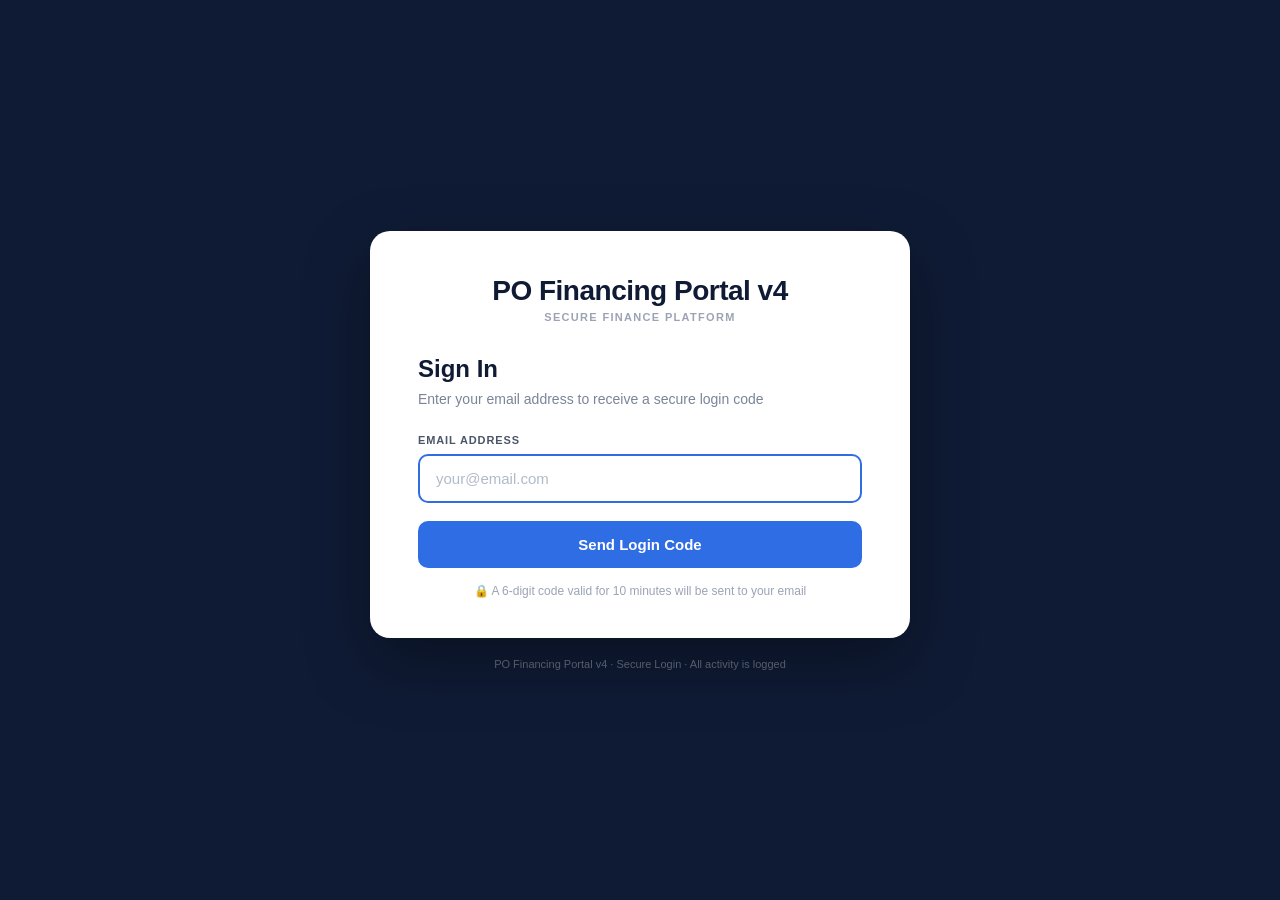
<file: portals/capital.html>
<!DOCTYPE html>
<!-- ============================================================
     capital.html
     Version : 1.7
     Updated : 2026-04-03
     Changes : v1.1 - Added version header; cache-busting ?v=1.6
               on all shared asset references.
     ============================================================ -->
<html>
<head>
  <meta charset="UTF-8">
  <meta name="viewport" content="width=device-width, initial-scale=1">
  <title>Capital Dashboard — PO Financing Portal v4</title>
  <link rel="stylesheet" href="/css/styles.css?v=1.8">
  <!-- Fix N2: opt-in to auth gate -->
  <script>window.POF_REQUIRE_AUTH = true;</script>
  <script src="/js/config.js?v=1.2"></script>
  <script src="/js/navbar.js?v=2.5"></script>
</head>
<body>
<script>
// Dynamic platform name injection from POF_CONFIG
document.addEventListener('DOMContentLoaded', function() {
  const name = window.POF_CONFIG && window.POF_CONFIG.PLATFORM_NAME;
  if (name) {
    document.querySelectorAll('.platform-name').forEach(el => el.textContent = name);
    document.querySelectorAll('.platform-currency').forEach(el => el.textContent = window.POF_CONFIG.CURRENCY || 'MYR');
    document.querySelectorAll('.platform-timezone').forEach(el => el.textContent = window.POF_CONFIG.TIMEZONE || '');
    document.title = document.title.replace('PO Financing Portal v4', name);
  }
});
</script>

<div class="container">
  <div class="page-header">
    <h1>Capital Dashboard</h1>
    <span class="badge badge-info">Waterfall View</span>
    <button class="btn btn-sm" style="margin-left:auto" onclick="loadAll()">↻ Refresh</button>
  </div>

  <!-- Total capacity bar -->
  <div class="card" id="capacity-card">
    <div class="card-header">Total Deployable Capital</div>
    <div id="capacity-body" style="padding:20px">Loading…</div>
  </div>

  <!-- Waterfall layers -->
  <div class="card-grid-3">
    <div class="kpi-card blue"><div class="kpi-label">Layer 1 — Company Funds</div><div class="kpi-value" id="l1-bal">—</div></div>
    <div class="kpi-card purple"><div class="kpi-label">Layer 2 — Investor Pool</div><div class="kpi-value" id="l2-bal">—</div></div>
    <div class="kpi-card orange"><div class="kpi-label">Layer 3 — Funder Facilities</div><div class="kpi-value" id="l3-bal">—</div></div>
  </div>

  <!-- Investor breakdown -->
  <div class="card">
    <div class="card-header">Investor Pool</div>
    <table class="table">
      <thead><tr><th>Investor</th><th>Committed</th><th>Called</th><th>Available</th><th>Pref Return</th><th>Profit Share</th><th>Running Balance</th></tr></thead>
      <tbody id="investor-tbody"><tr><td colspan="7">Loading…</td></tr></tbody>
    </table>
  </div>

  <!-- Funder breakdown -->
  <div class="card">
    <div class="card-header">Funder Facilities</div>
    <table class="table">
      <thead><tr><th>Funder</th><th>Type</th><th>Limit</th><th>Drawn</th><th>Available</th><th>Rate</th><th>Priority</th><th>Utilisation</th></tr></thead>
      <tbody id="funder-tbody"><tr><td colspan="8">Loading…</td></tr></tbody>
    </table>
  </div>

  <!-- Simulate waterfall -->
  <div class="card">
    <div class="card-header">Waterfall Simulator</div>
    <div class="form-body" style="display:flex;gap:16px;align-items:flex-end">
      <div style="flex:1">
        <label>Disbursement Amount (MYR)</label>
        <input id="sim-amount" type="number" class="input" value="800000" />
      </div>
      <button class="btn btn-primary" onclick="simulateWaterfall()">Preview Waterfall</button>
    </div>
    <div id="waterfall-result" style="padding:0 18px 18px"></div>
  </div>
</div>

<script>

const post = (action, params) => fetch(API,{method:'POST',body:JSON.stringify({action,params})}).then(r=>r.json());
const fmtM = n => 'MYR ' + Number(n||0).toLocaleString('en-MY',{minimumFractionDigits:2,maximumFractionDigits:2});
const pct  = n => Number(n||0).toFixed(1) + '%';

async function loadAll() {
  const [wf, inv] = await Promise.all([
    post('GET_WATERFALL_STATUS',{}),
    post('GET_ALL_INVESTOR_BALANCES',{}),
  ]);

  document.getElementById('l1-bal').textContent = fmtM(wf.company_balance);
  document.getElementById('l2-bal').textContent = fmtM(wf.investor_pool_available);
  document.getElementById('l3-bal').textContent = fmtM(wf.funder_pool_available);

  const total = wf.total_available || 0;
  const l1pct = total > 0 ? (wf.company_balance / total * 100).toFixed(1) : 0;
  const l2pct = total > 0 ? (wf.investor_pool_available / total * 100).toFixed(1) : 0;
  const l3pct = total > 0 ? (wf.funder_pool_available / total * 100).toFixed(1) : 0;

  document.getElementById('capacity-body').innerHTML = `
    <div style="font-size:24px;font-weight:700;color:#1B4F72;margin-bottom:12px">${fmtM(total)}</div>
    <div style="display:flex;height:20px;border-radius:8px;overflow:hidden;gap:2px">
      <div style="width:${l1pct}%;background:#2980B9;display:flex;align-items:center;justify-content:center;color:white;font-size:10px;font-weight:700">${l1pct}%</div>
      <div style="width:${l2pct}%;background:#8E44AD;display:flex;align-items:center;justify-content:center;color:white;font-size:10px;font-weight:700">${l2pct}%</div>
      <div style="width:${l3pct}%;background:#E67E22;display:flex;align-items:center;justify-content:center;color:white;font-size:10px;font-weight:700">${l3pct}%</div>
    </div>
    <div style="display:flex;gap:20px;margin-top:8px;font-size:12px">
      <span><span style="color:#2980B9">■</span> Layer 1: Company</span>
      <span><span style="color:#8E44AD">■</span> Layer 2: Investors</span>
      <span><span style="color:#E67E22">■</span> Layer 3: Funders</span>
    </div>`;

  // Investor table
  const invPortfolios = inv.investors || [];
  document.getElementById('investor-tbody').innerHTML = invPortfolios.map((p,i) => `
    <tr>
      <td><strong>${p.investor_name}</strong></td>
      <td class="mono">${fmtM(p.committed_capital)}</td>
      <td class="mono">${fmtM(p.called_capital)}</td>
      <td class="mono text-green"><strong>${fmtM(p.uncalled_capital)}</strong></td>
      <td class="mono">${pct(wf.investors && wf.investors[i] ? 0 : 0)}</td>
      <td class="mono"></td>
      <td class="mono">${fmtM(p.running_balance)}</td>
    </tr>`).join('');

  // Funder table
  document.getElementById('funder-tbody').innerHTML = (wf.funders||[]).map(f => `
    <tr>
      <td><strong>${f.funder_name}</strong></td>
      <td><span class="badge badge-method">${f.facility_type}</span></td>
      <td class="mono">${fmtM(f.facility_limit)}</td>
      <td class="mono text-orange">${fmtM(f.drawn_balance)}</td>
      <td class="mono text-green"><strong>${fmtM(f.available)}</strong></td>
      <td class="mono">${f.interest_rate}%</td>
      <td style="text-align:center"><span class="badge badge-info">#${f.priority_rank}</span></td>
      <td>
        <div class="progress-bar">
          <div class="progress-fill ${f.utilisation_pct>80?'red':f.utilisation_pct>50?'orange':'green'}"
               style="width:${Math.min(f.utilisation_pct,100)}%"></div>
        </div> ${f.utilisation_pct.toFixed(1)}%
      </td>
    </tr>`).join('');
}

async function simulateWaterfall() {
  const amount = +document.getElementById('sim-amount').value;
  const res = await post('SIMULATE_FEES',{clientId:'CLT-001',poValue:amount/0.8,advanceRatePct:80,
    disbDate:new Date().toISOString().split('T')[0],
    repayDate:new Date(Date.now()+48*86400000).toISOString().split('T')[0]});
  const wp = res.waterfall_preview || {};
  document.getElementById('waterfall-result').innerHTML = `
    <div style="margin-top:12px">
      <div style="font-weight:700;margin-bottom:8px">Funding for ${fmtM(amount)}:</div>
      ${(wp.layers||[]).map(l => `
        <div style="display:flex;justify-content:space-between;padding:8px 0;border-bottom:1px solid #EDF2F7">
          <span><span class="badge badge-info">Layer ${l.layer}</span> ${l.source}</span>
          <span class="mono"><strong>${fmtM(l.amount)}</strong></span>
        </div>`).join('')}
      ${wp.shortfall > 0 ? `<div class="error-card" style="margin-top:8px">⚠ Shortfall: ${fmtM(wp.shortfall)}</div>` :
        `<div style="margin-top:8px;color:#38A169;font-weight:600">✓ Fully coverable from available capital</div>`}
    </div>`;
}

loadAll();
</script>
</body>
</html>
</file>
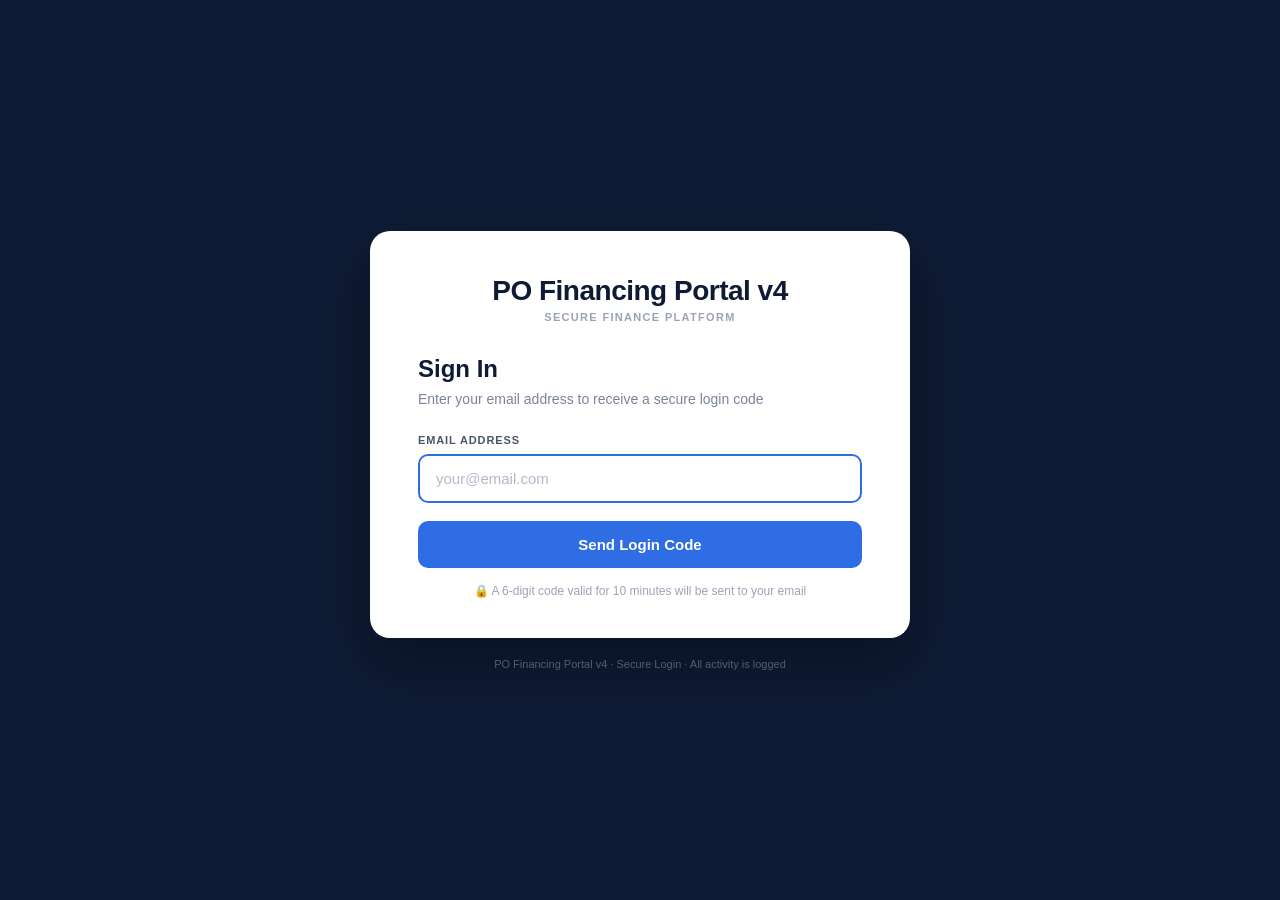
<file: portals/client.html>
<!DOCTYPE html>
<!-- ============================================================
     client.html
     Version : 2.6
     Updated : 2026-04-15
     Changes :
       v2.6 -- Fix CH14: buildCostBreakdown() amount detection for old
               ADJUSTMENT rows (written before TE2) that have other_fee=0
               and fee_part=0. Now falls back to notes field for label and
               shows row even with zero amount pending backfill.
               Also fixes repayment history showing ADJUSTMENT rows as
               "+MYR 0.00" — they now show as charges with correct label.
       v2.5 -- Fix CH13: buildCostBreakdown() now renders invoice-linked
               adjustment charges (payment_method=ADJUSTMENT) in both the
               Cost Breakdown section and the Repayment Schedule. Adjustments
               show as debit charges (red) or credits (green) with their label
               and correctly update the running balance in the schedule.
       v2.1 -- Fix CH8: refreshOverview() switched to single GET_CLIENT_INIT
               call. GET_INVOICES uses _requirePerm(INVOICE_VIEW) which
               CLIENT users lack -- GET_CLIENT_INIT uses enforceClientScope().
       v2.2 -- Fix CH9: HTML comment inside script block caused JS parse
               error. Closing delimiter treated as decrement+gt operator,
               killing all JS on the page (no nav clicks, no data loaded).
               Fixed: version comments inside script use // line comments.
       v2.4 -- Fix CH11: RESERVE_DEPOSIT txn_type added to TYPE_META and
               filter dropdown. Reserve deposits now appear in Transaction
               History with correct label, badge colour, and Running Balance.
     ============================================================ -->
<html>
<head>
  <meta charset="UTF-8">
  <meta name="viewport" content="width=device-width, initial-scale=1">
  <title>Client Portal — PO Financing Portal v4</title>
  <link rel="stylesheet" href="/css/styles.css?v=1.8">
  <!-- Fix N2: opt-in to auth gate — must be set BEFORE navbar.js loads -->
  <script>window.POF_REQUIRE_AUTH = true;</script>
  <script src="/js/config.js?v=1.2"></script>
  <script src="/js/navbar.js?v=2.5"></script>
  <style>
    /* ── Invoice Cost Breakdown ─────────────────────────── */
    .breakdown-section {
      margin-top: 20px;
    }
    .breakdown-section h3 {
      font-size: 12px;
      font-weight: 700;
      text-transform: uppercase;
      letter-spacing: 0.06em;
      color: var(--mgray);
      margin-bottom: 10px;
      padding-bottom: 6px;
      border-bottom: 1px solid var(--border);
    }
    .block-row {
      display: grid;
      grid-template-columns: 1fr auto auto;
      gap: 8px;
      align-items: start;
      padding: 10px 0;
      border-bottom: 1px solid #f0f3f7;
    }
    .block-row:last-child { border-bottom: none; }
    .block-label { font-weight: 600; font-size: 12.5px; color: var(--navy); }
    .block-calc  { font-size: 11.5px; color: var(--mgray); margin-top: 2px; }
    .block-type-tag {
      font-size: 10px; font-weight: 700; padding: 2px 7px;
      border-radius: 10px; background: var(--lgray); color: var(--navy2);
      white-space: nowrap; align-self: center;
    }
    .block-type-tag.flat   { background: #EBF4FB; color: #1A6FA8; }
    .block-type-tag.unit   { background: #E8F8F5; color: #148F77; }
    .block-type-tag.min    { background: #FEF6E7; color: #C07000; }
    .block-fee {
      font-size: 13.5px; font-weight: 700; color: var(--amber);
      text-align: right; white-space: nowrap; align-self: center;
    }
    .repay-row {
      display: grid;
      grid-template-columns: 80px 1fr 1fr 1fr;
      gap: 6px;
      padding: 8px 0;
      border-bottom: 1px solid #f0f3f7;
      font-size: 12px;
      align-items: center;
    }
    .repay-row:last-child { border-bottom: none; }
    .repay-day  { font-weight: 700; color: var(--navy); }
    .repay-amt  { font-weight: 600; text-align: right; font-variant-numeric: tabular-nums; }
    .repay-bal  { font-weight: 700; text-align: right; color: var(--navy); font-variant-numeric: tabular-nums; }
    .repay-note { font-size: 11px; color: var(--mgray); }
    .summary-row {
      display: flex; justify-content: space-between; align-items: center;
      padding: 7px 0; border-bottom: 1px solid var(--border); font-size: 12.5px;
    }
    .summary-row:last-child { border-bottom: none; }
    .summary-row.total {
      padding: 10px 0; margin-top: 4px;
      border-top: 2px solid var(--navy); border-bottom: none;
      font-size: 14px; font-weight: 700; color: var(--navy);
    }
    .residual-note {
      background: #E8F8F5; border-left: 3px solid var(--teal);
      padding: 8px 12px; border-radius: 6px; font-size: 11.5px;
      color: #0e6655; margin: 10px 0;
    }

    /* ── Print / PDF styles ─────────────────────────────── */
    @media print {
      body { background: #fff !important; font-size: 11pt; color: #000; }
      .sidebar, .topbar, #toast,
      .modal-footer, .btn, .nav-link,
      #tab-overview, #tab-invoices, #tab-history,
      #tab-reserve, #tab-submit { display: none !important; }
      .main-content { margin-left: 0 !important; padding: 0 !important; }
      .modal-overlay {
        position: static !important; background: none !important;
        display: block !important; padding: 0 !important;
      }
      .modal {
        max-width: 100% !important; max-height: none !important;
        box-shadow: none !important; border-radius: 0 !important;
      }
      .modal-header { border-bottom: 2px solid #000 !important; }
      .modal-body   { padding: 16px 0 !important; }
      .app-layout   { display: block !important; }
      .pdf-print-header { display: block !important; }
      table { page-break-inside: avoid; }
      .breakdown-section { page-break-inside: avoid; }
    }
    .pdf-print-header { display: none; }
  </style>
</head>
<body>
<script>
document.addEventListener('DOMContentLoaded', function() {
  const name = window.POF_CONFIG && window.POF_CONFIG.PLATFORM_NAME;
  if (name) {
    document.querySelectorAll('.platform-name').forEach(el => el.textContent = name);
    document.querySelectorAll('.platform-currency').forEach(el => el.textContent = window.POF_CONFIG.CURRENCY || 'MYR');
    document.title = document.title.replace('PO Financing Portal v4', name);
  }
});
</script>

<div class="app-layout">
  <aside class="sidebar">
    <div class="sidebar-logo">
      <h1><span class="platform-name">PO Financing Portal v4</span></h1>
      <small>Client Portal</small>
    </div>
    <div style="padding:12px 16px;border-top:1px solid rgba(255,255,255,0.12)">
      <div id="user-badge"></div>
    </div>
    <div class="sidebar-section">
      <button class="nav-link active" onclick="showTab('overview')">
        <svg width="16" height="16" fill="none" viewBox="0 0 24 24" stroke="currentColor"><rect x="3" y="3" width="7" height="7" rx="1" stroke-width="2"/><rect x="14" y="3" width="7" height="7" rx="1" stroke-width="2"/><rect x="3" y="14" width="7" height="7" rx="1" stroke-width="2"/><rect x="14" y="14" width="7" height="7" rx="1" stroke-width="2"/></svg>
        <span class="nav-label">Overview</span>
      </button>
      <button class="nav-link" onclick="showTab('invoices')">
        <svg width="16" height="16" fill="none" viewBox="0 0 24 24" stroke="currentColor"><path d="M9 12h6m-6 4h6m2 5H7a2 2 0 01-2-2V5a2 2 0 012-2h5.586a1 1 0 01.707.293l5.414 5.414a1 1 0 01.293.707V19a2 2 0 01-2 2z" stroke-width="2"/></svg>
        <span class="nav-label">My Invoices</span>
      </button>
      <button class="nav-link" onclick="showTab('history')">
        <svg width="16" height="16" fill="none" viewBox="0 0 24 24" stroke="currentColor"><path d="M12 8v4l3 3m6-3a9 9 0 11-18 0 9 9 0 0118 0z" stroke-width="2"/></svg>
        <span class="nav-label">Transaction History</span>
      </button>
      <button class="nav-link" onclick="showTab('reserve')">
        <svg width="16" height="16" fill="none" viewBox="0 0 24 24" stroke="currentColor"><path d="M17 9V7a2 2 0 00-2-2H5a2 2 0 00-2 2v6a2 2 0 002 2h2m2 4h10a2 2 0 002-2v-6a2 2 0 00-2-2H9a2 2 0 00-2 2v6a2 2 0 002 2z" stroke-width="2"/></svg>
        <span class="nav-label">Reserve Funds</span>
      </button>
      <button class="nav-link" onclick="showTab('submit')">
        <svg width="16" height="16" fill="none" viewBox="0 0 24 24" stroke="currentColor"><path d="M12 4v16m8-8H4" stroke-width="2"/></svg>
        <span class="nav-label">Submit Invoice</span>
      </button>
    </div>
    <div style="padding:12px 16px;border-top:1px solid rgba(255,255,255,0.1);margin-top:auto">
      <div style="font-size:10px;color:rgba(255,255,255,0.4);margin-bottom:6px;text-transform:uppercase;font-weight:700">Active Client</div>
      <select id="client-selector" style="width:100%;background:rgba(255,255,255,0.1);border:1px solid rgba(255,255,255,0.2);color:#fff;padding:5px 8px;border-radius:6px;font-size:12px" onchange="onClientChange()">
        <option value="">Loading…</option>
      </select>
    </div>
  </aside>

  <main class="main-content">
    <div id="toast"></div>

    <!-- OVERVIEW TAB -->
    <div id="tab-overview">
      <div class="topbar">
        <div>
          <h1 id="client-name-h1">Client Overview</h1>
          <p class="text-muted mt-8" style="font-size:12px" id="client-meta">Select a client to begin</p>
        </div>
        <button class="btn btn-ghost btn-sm" onclick="refreshOverview()">↻ Refresh</button>
      </div>
      <div class="grid-4 mb-16">
        <div class="kpi"><div class="kpi-label">Credit Limit</div><div class="kpi-value" id="ov-limit">—</div><div class="kpi-sub">approved facility</div></div>
        <div class="kpi amber"><div class="kpi-label">Current Exposure</div><div class="kpi-value" id="ov-exposure">—</div><div class="kpi-sub" id="ov-util">—</div></div>
        <div class="kpi green"><div class="kpi-label">Available Limit</div><div class="kpi-value" id="ov-available">—</div><div class="kpi-sub">ready to draw</div></div>
        <div class="kpi teal"><div class="kpi-label">Reserve Balance</div><div class="kpi-value" id="ov-reserve">—</div><div class="kpi-sub" id="ov-pending-reqs">—</div></div>
      </div>
      <div class="card mb-16">
        <div class="card-header"><span class="card-title">Credit Utilisation</span></div>
        <div style="margin-bottom:6px;display:flex;justify-content:space-between;font-size:12px">
          <span id="util-label">—</span><span id="util-pct" class="text-bold">—</span>
        </div>
        <div class="prog-bar"><div class="prog-fill" id="util-bar" style="width:0%"></div></div>
      </div>
      <div class="grid-2">
        <div class="card">
          <div class="card-header"><span class="card-title">Active Invoices</span><button class="btn btn-ghost btn-sm" onclick="showTab('invoices')">View All</button></div>
          <div class="tbl-wrap">
            <table><thead><tr><th>Ref</th><th>Outstanding</th><th>Due Date</th><th>Status</th></tr></thead>
            <tbody id="ov-active-tbody"><tr class="loading-row"><td colspan="4">Select a client</td></tr></tbody></table>
          </div>
        </div>
        <div class="card">
          <div class="card-header"><span class="card-title">Recent Transactions</span><button class="btn btn-ghost btn-sm" onclick="showTab('history')">Full History</button></div>
          <div class="tbl-wrap">
            <table><thead><tr><th>Date</th><th>Type</th><th>Amount</th></tr></thead>
            <tbody id="ov-txn-tbody"><tr class="loading-row"><td colspan="3">Select a client</td></tr></tbody></table>
          </div>
        </div>
      </div>
    </div>

    <!-- INVOICES TAB -->
    <div id="tab-invoices" class="hidden">
      <div class="topbar">
        <h1>My Invoices</h1>
        <div class="flex-gap">
          <select id="ci-status-filter" class="form-control" style="width:160px" onchange="loadClientInvoices()">
            <option value="">All</option>
            <option value="SUBMITTED">Submitted</option>
            <option value="APPROVED">Approved</option>
            <option value="DISBURSED">Disbursed</option>
            <option value="OVERDUE">Overdue</option>
            <option value="REPAID">Repaid</option>
          </select>
          <button class="btn btn-ghost btn-sm" onclick="loadClientInvoices()">↻</button>
        </div>
      </div>
      <div class="card">
        <div class="tbl-wrap">
          <table>
            <thead><tr><th>Invoice Ref</th><th>PO Number</th><th>PO Value</th><th>Financed</th><th>Fees</th><th>Outstanding</th><th>Due Date</th><th>Status</th><th></th></tr></thead>
            <tbody id="ci-tbody"><tr class="loading-row"><td colspan="9">Select a client</td></tr></tbody>
          </table>
        </div>
      </div>
    </div>

    <!-- HISTORY TAB -->
    <div id="tab-history" class="hidden">
      <div class="topbar">
        <h1>Transaction History</h1>
        <div class="flex-gap">
          <select id="hist-type-filter" class="form-control" style="width:190px" onchange="loadHistory()">
            <option value="ALL">All Transactions</option>
            <option value="DISBURSEMENT">Disbursements</option>
            <option value="BLOCK1_FEE">Block 1 Fees</option>
            <option value="BLOCK2_FEE">Block 2 Fees</option>
            <option value="REPAYMENT">Repayments</option>
            <option value="RESIDUAL_HELD">Residuals Held</option>
            <option value="RESIDUAL_DISBURSED">Residuals Disbursed</option>
            <option value="FUND_RELEASED">Fund Released</option>
            <option value="RESERVE_DEPOSIT">Reserve Deposits</option>
          </select>
          <input type="date" id="hist-from" class="form-control" style="width:140px" onchange="loadHistory()">
          <input type="date" id="hist-to"   class="form-control" style="width:140px" onchange="loadHistory()">
          <button class="btn btn-ghost btn-sm" onclick="loadHistory()">↻</button>
          <button class="btn btn-primary btn-sm" onclick="exportHistory()">⬇ Export CSV</button>
        </div>
      </div>

      <!-- Summary KPIs -->
      <div class="grid-4 mb-16">
        <div class="kpi"><div class="kpi-label">Total Disbursed</div><div class="kpi-value" id="hist-total-disb">—</div></div>
        <div class="kpi amber"><div class="kpi-label">Total Fees</div><div class="kpi-value" id="hist-total-fees">—</div></div>
        <div class="kpi green"><div class="kpi-label">Total Received</div><div class="kpi-value" id="hist-total-repaid">—</div></div>
        <div class="kpi teal"><div class="kpi-label">Running Balance</div><div class="kpi-value" id="hist-outstanding">—</div></div>
      </div>

      <div class="card">
        <div class="tbl-wrap">
          <table>
            <thead>
              <tr>
                <th>Date</th>
                <th>Invoice</th>
                <th>Type</th>
                <th>Description</th>
                <th class="text-right">Fee (MYR)</th>
                <th class="text-right">Received (MYR)</th>
                <th class="text-right">Paid Out (MYR)</th>
                <th class="text-right">Running Balance (MYR)</th>
              </tr>
            </thead>
            <tbody id="hist-tbody">
              <tr class="loading-row"><td colspan="8">Select a client to view transaction history</td></tr>
            </tbody>
          </table>
        </div>
        <div class="flex-between mt-12" style="font-size:12px">
          <span id="hist-pagination" class="text-muted"></span>
          <div class="flex-gap">
            <button class="btn btn-ghost btn-sm" id="hist-prev" onclick="histPage--; loadHistory()" disabled>← Prev</button>
            <button class="btn btn-ghost btn-sm" id="hist-next" onclick="histPage++; loadHistory()" disabled>Next →</button>
          </div>
        </div>
      </div>
    </div>

    <!-- RESERVE TAB -->
    <div id="tab-reserve" class="hidden">
      <div class="topbar"><h1>Reserve Fund Management</h1></div>
      <div class="grid-3 mb-16">
        <div class="kpi teal"><div class="kpi-label">Reserve Balance</div><div class="kpi-value" id="rsv-balance">—</div><div class="kpi-sub">available reserve</div></div>
        <div class="kpi"><div class="kpi-label">Credit Limit</div><div class="kpi-value" id="rsv-limit">—</div></div>
        <div class="kpi green"><div class="kpi-label">Net Available</div><div class="kpi-value" id="rsv-net">—</div><div class="kpi-sub">limit + reserve</div></div>
      </div>
      <div class="grid-2 mb-16">
        <div class="card">
          <div class="card-header"><span class="card-title">Reserve Activity</span><button class="btn btn-ghost btn-sm" onclick="loadReserveHistory()">↻</button></div>
          <div class="alert alert-info mb-16">A reserve fund is cash held by the platform on your behalf. It does not count against your credit limit.</div>
          <div class="tbl-wrap">
            <table><thead><tr><th>Date</th><th>Type</th><th>Amount</th><th>Balance</th><th>Notes</th></tr></thead>
            <tbody id="rsv-history-tbody"><tr class="loading-row"><td colspan="5">Loading…</td></tr></tbody></table>
          </div>
        </div>
        <div>
          <div class="card mb-16">
            <div class="card-header"><span class="card-title">📤 Request Fund Release</span></div>
            <div class="alert alert-warning mb-16">Requesting a fund release returns reserve funds to your bank. Ops approval required.</div>
            <div class="form-group">
              <label class="form-label">Amount to Release (<span class="platform-currency">MYR</span>)</label>
              <input type="number" id="fr-amount" class="form-control" placeholder="0.00" step="0.01">
              <div class="form-hint" id="fr-max-hint"></div>
            </div>
            <div class="form-group">
              <label class="form-label">Purpose / Reason</label>
              <textarea id="fr-purpose" class="form-control" rows="2" placeholder="Brief reason…"></textarea>
            </div>
            <div class="form-group">
              <label class="form-label">Bank Account Details</label>
              <textarea id="fr-bank" class="form-control" rows="2" placeholder="Bank, account number, holder…"></textarea>
            </div>
            <button class="btn btn-amber" onclick="submitFundRequest()" style="width:100%">Submit Release Request</button>
          </div>
          <div class="card">
            <div class="card-header"><span class="card-title">My Requests</span><button class="btn btn-ghost btn-sm" onclick="loadMyFundRequests()">↻</button></div>
            <div class="tbl-wrap">
              <table><thead><tr><th>Date</th><th>Amount</th><th>Status</th></tr></thead>
              <tbody id="my-fr-tbody"><tr class="loading-row"><td colspan="3">Loading…</td></tr></tbody></table>
            </div>
          </div>
        </div>
      </div>
    </div>

    <!-- SUBMIT TAB -->
    <div id="tab-submit" class="hidden">
      <div class="topbar"><h1>Submit New Invoice</h1></div>
      <div class="grid-2">
        <div class="card">
          <div class="card-header"><span class="card-title">Invoice Details</span></div>
          <div class="form-row">
            <div class="form-group">
              <label class="form-label">PO Number</label>
              <input type="text" id="sub-po-no" class="form-control" placeholder="PO-2025-001">
            </div>
            <div class="form-group">
              <label class="form-label">PO Date</label>
              <input type="date" id="sub-po-date" class="form-control">
            </div>
          </div>
          <div class="form-row">
            <div class="form-group">
              <label class="form-label">PO Value (<span class="platform-currency">MYR</span>)</label>
              <input type="number" id="sub-po-val" class="form-control" placeholder="0.00" step="0.01" oninput="updateAdvanceCalc()">
            </div>
            <div class="form-group">
              <label class="form-label">Landed Cost (optional)</label>
              <input type="number" id="sub-landed" class="form-control" placeholder="0.00" step="0.01" oninput="updateAdvanceCalc()">
            </div>
          </div>
          <div class="form-group">
            <label class="form-label">Advance Rate: <span id="sub-rate-label">80%</span></label>
            <input type="range" id="sub-rate" min="50" max="90" value="80" class="form-control" style="padding:4px 0" oninput="document.getElementById('sub-rate-label').textContent=this.value+'%';updateAdvanceCalc()">
          </div>
          <div id="sub-calc-preview" style="display:none">
            <div class="divider"></div>
            <div class="grid-2">
              <div><span class="form-label">Financed Amount</span><div class="kpi-value" style="font-size:15px" id="sub-financed">—</div></div>
              <div><span class="form-label">Gross Margin</span><div class="kpi-value" style="font-size:15px" id="sub-margin">—</div></div>
            </div>
          </div>
          <div class="divider"></div>
          <button class="btn btn-primary" onclick="submitInvoice()" style="width:100%">Submit Invoice</button>
        </div>
        <div>
          <div class="card mb-16" id="sub-fee-preview" style="display:none">
            <div class="card-header"><span class="card-title">Fee Estimate</span><span class="text-muted" style="font-size:11px">Based on template</span></div>
            <div id="sub-fee-detail"></div>
          </div>
          <div class="card">
            <div class="card-header"><span class="card-title">Account Status</span></div>
            <div id="sub-account-status">Select client to view status</div>
          </div>
        </div>
      </div>
    </div>
  </main>
</div>

<!-- ═══════════════════════════════════════════════════════
     INVOICE DETAIL MODAL
     Includes: cost breakdown + residual disbursement + PDF
════════════════════════════════════════════════════════ -->
<div id="modal-ci" class="modal-overlay" style="display:none" onclick="if(event.target===this)closeModal('modal-ci')">
  <div class="modal modal-lg">

    <!-- Print header (hidden on screen, visible in PDF) -->
    <div class="pdf-print-header" style="padding:16px 20px 0;border-bottom:2px solid #000;margin-bottom:12px">
      <div style="display:flex;justify-content:space-between;align-items:flex-start">
        <div>
          <div style="font-size:18pt;font-weight:700;color:#000" id="pdf-platform-name">PO Financing Portal v4</div>
          <div style="font-size:10pt;color:#555;margin-top:2px">Invoice Cost Breakdown Statement</div>
        </div>
        <div style="text-align:right;font-size:9pt;color:#555">
          <div id="pdf-generated-date"></div>
          <div id="pdf-invoice-ref" style="font-weight:700;font-size:11pt;color:#000;margin-top:4px"></div>
        </div>
      </div>
    </div>

    <div class="modal-header">
      <h2 id="modal-ci-title">Invoice Detail</h2>
      <div class="flex-gap">
        <button class="btn btn-ghost btn-sm" id="btn-pdf" onclick="printInvoicePDF()" title="Save as PDF">
          ⬇ Save PDF
        </button>
        <button class="close-btn" onclick="closeModal('modal-ci')">✕</button>
      </div>
    </div>

    <div class="modal-body" id="modal-ci-body">
      <div style="text-align:center;padding:30px;color:var(--mgray)">Loading…</div>
    </div>

    <div class="modal-footer">
      <button class="btn btn-ghost" onclick="closeModal('modal-ci')">Close</button>
      <button class="btn btn-primary btn-sm" onclick="printInvoicePDF()">⬇ Save PDF</button>
    </div>
  </div>
</div>

<script>
// ============================================================
// client.html (inline script)
// Version : 2.6
// Updated : 2026-04-15
// Changes :
//   Fix CH1 -- init(): CLIENT users skip GET_ALL_CLIENTS, use ctx.clientId.
//   Fix CH2 -- init(): date defaults set unconditionally before branch.
//   Fix CH3 -- refreshOverview(): 3 proven parallel calls; summary cached.
//   Fix CH4 -- loadReserveHistory()/updateAccountStatus(): use cache.
//   Fix CH5 -- Auth gate via POF_REQUIRE_AUTH opt-in (navbar.js v2.0).
//   Fix CH6 -- refreshOverview(): reverted from GET_CLIENT_INIT to 3
//              proven existing actions.
//   Fix CH7 -- init(): missing clientId shown as on-screen error not blank.
//   Fix CH8 -- refreshOverview(): single GET_CLIENT_INIT call.
//              Root cause: GET_INVOICES uses _requirePerm(INVOICE_VIEW)
//              which CLIENT users lack, causing Promise.all to reject.
//              GET_CLIENT_INIT uses enforceClientScope() -- correct.
//   Fix CH9 -- HTML comment inside <script> block caused JS parse error.
//              The closing delimiter was treated as decrement+gt operator,
//              killing all JS on the page (no nav clicks, no data).
//              Fixed: replaced HTML comments with // line comments.
//   Fix CH10 -- Transaction History: FUND_RELEASED txn_type added to
//               TYPE_META and filter dropdown. Reserve fund release
//               approval now appears in history with correct Running Balance.
//   Fix CH11 -- Transaction History: RESERVE_DEPOSIT txn_type added to
//               TYPE_META and filter dropdown. Reserve deposits now appear
//               in history with correct label and Running Balance after
//               RSV10 fix added postClientBalance() to postReserveDeposit().
// ============================================================
// ── State ───────────────────────────────────────────────────────
let CLIENT_ID   = null;
let histPage    = 1;
let histData    = [];
let allClients  = [];
let _currentInvoice    = null;  // stored for PDF generation
let _clientSummaryCache = null; // Fix CH4: cached from GET_CLIENT_INIT to avoid repeat calls

// ── Init ────────────────────────────────────────────────────────
async function init() {
  const ctx = await requireAuth();
  if (!ctx) return;

  Session.renderUserBadge('user-badge');

  // Fix CH2: set date filter defaults unconditionally before any branch
  const today = new Date().toISOString().split('T')[0];
  const d30   = new Date(Date.now() - 30*86400000).toISOString().split('T')[0];
  document.getElementById('hist-from').value = d30;
  document.getElementById('hist-to').value   = today;

  // Fix CH1: CLIENT users cannot call GET_ALL_CLIENTS (permission denied).
  if (ctx.userType === 'CLIENT') {
    if (!ctx.clientId) {
      // clientId missing from session — show persistent error not just Toast
      document.getElementById('client-name-h1').textContent = 'Account Error';
      document.getElementById('client-meta').textContent =
        'No client account linked to your user. Contact your administrator. (userId: ' + ctx.userId + ')';
      console.error('[POF] CLIENT user has no clientId in ctx:', ctx);
      return;
    }
    CLIENT_ID = ctx.clientId;
    const sel = document.getElementById('client-selector');
    if (sel) sel.closest('div[style*="padding"]').style.display = 'none';
    refreshOverview();
    return;
  }

  // Ops / Admin users: populate client selector via GET_ALL_CLIENTS
  try {
    const cRes = await API.call('GET_ALL_CLIENTS');
    allClients = cRes.clients || [];
    const sel  = document.getElementById('client-selector');
    sel.innerHTML = '<option value="">— Select Client —</option>' +
      allClients.map(c => `<option value="${c.client_id}">${c.company_name}</option>`).join('');
    if (allClients.length) {
      sel.value = allClients[0].client_id;
      CLIENT_ID = allClients[0].client_id;
      refreshOverview();
    } else {
      document.getElementById('client-name-h1').textContent = 'No clients found';
      document.getElementById('client-meta').textContent = 'No client records exist yet.';
    }
  } catch(e) {
    document.getElementById('client-name-h1').textContent = 'Load Error';
    document.getElementById('client-meta').textContent = e.message;
    console.error('[POF] GET_ALL_CLIENTS error:', e.message);
  }
}

async function onClientChange() {
  CLIENT_ID = document.getElementById('client-selector').value;
  if (!CLIENT_ID) return;
  refreshOverview();
  loadReserveHistory();
  loadMyFundRequests();
  updateAccountStatus();
}

function showTab(tab) {
  document.querySelectorAll('[id^="tab-"]').forEach(el => el.classList.add('hidden'));
  document.querySelectorAll('.nav-link').forEach(el => el.classList.remove('active'));
  document.getElementById('tab-' + tab).classList.remove('hidden');
  document.querySelector(`[onclick="showTab('${tab}')"]`)?.classList.add('active');
  if (tab === 'overview') refreshOverview();
  if (tab === 'invoices') loadClientInvoices();
  if (tab === 'history')  loadHistory();
  if (tab === 'reserve')  { loadReserveHistory(); loadMyFundRequests(); }
  if (tab === 'submit')   updateAccountStatus();
}

// ── Overview ────────────────────────────────────────────────────

/**
 * Fix CH8: single GET_CLIENT_INIT call replaces 3 parallel API calls.
 *
 * ROOT CAUSE of blank page: GET_INVOICES uses _requirePerm(INVOICE_VIEW)
 * which CLIENT-role users do not have. This threw a permission error inside
 * Promise.all, rejecting the entire batch silently (caught by the outer
 * try/catch, showing "Load Error" or blank).
 *
 * GET_CLIENT_INIT uses enforceClientScope() — correct for CLIENT users.
 * Response shape: { success, summary, invoices, history }
 *   summary  — flat object (company_name, credit_limit, etc.)
 *   invoices — array (same as getInvoiceList result .invoices)
 *   history  — getClientTransactionHistory result ({ lines, ... })
 *
 * Summary cached in _clientSummaryCache for reserve/submit tabs.
 */
async function refreshOverview() {
  if (!CLIENT_ID) return;
  try {
    const res = await API.call('GET_CLIENT_INIT', { clientId: CLIENT_ID });

    const summary = res.summary;
    const invRes  = { invoices: res.invoices || [] };
    const histRes = res.history || {};

    // Cache summary for reserve/submit tabs (Fix CH4)
    _clientSummaryCache = summary;

    const s = summary;
    document.getElementById('client-name-h1').textContent = s.company_name || 'Client Overview';
    document.getElementById('client-meta').textContent    = s.company_name ? 'Client ID: ' + CLIENT_ID : 'Select a client to begin';
    document.getElementById('ov-limit').textContent       = fmt(s.credit_limit);
    document.getElementById('ov-exposure').textContent    = fmt(s.current_exposure);
    document.getElementById('ov-util').textContent        = pct(s.utilisation_pct) + ' utilised';
    document.getElementById('ov-available').textContent   = fmt(s.available_limit);
    document.getElementById('ov-reserve').textContent     = fmt(s.reserve_balance);
    document.getElementById('ov-pending-reqs').textContent =
      s.pending_requests > 0 ? s.pending_requests + ' pending request(s)' : 'no pending requests';

    const utilPct = Math.min(100, s.utilisation_pct || 0);
    document.getElementById('util-label').textContent = fmt(s.current_exposure) + ' of ' + fmt(s.credit_limit);
    document.getElementById('util-pct').textContent   = pct(utilPct);
    const bar = document.getElementById('util-bar');
    bar.style.width = utilPct + '%';
    bar.className   = 'prog-fill' + (utilPct > 85 ? ' red' : utilPct > 60 ? ' amber' : ' green');

    const active = (invRes.invoices || [])
      .filter(i => ['DISBURSED', 'OVERDUE', 'APPROVED'].includes(i.status))
      .slice(0, 5);
    document.getElementById('ov-active-tbody').innerHTML = active.length
      ? active.map(i => `
          <tr>
            <td class="text-bold">${i.invoice_ref}</td>
            <td class="amount">${fmt(i.outstanding_balance)}</td>
            <td>${fmtDate(i.due_date)}</td>
            <td>${badge(i.status)}</td>
          </tr>`).join('')
      : '<tr><td colspan="4" class="text-center text-muted" style="padding:12px">No active invoices</td></tr>';

    const txns = ((histRes && histRes.lines) || []).slice(0, 5);
    document.getElementById('ov-txn-tbody').innerHTML = txns.length
      ? txns.map(t => {
          const isOut = ['DISBURSEMENT', 'BLOCK1_FEE', 'BLOCK2_FEE'].includes(t.txn_type);
          const amt   = t.fee_amount || t.received_amount || t.paid_out_amount || Math.abs(t.amount) || 0;
          return `<tr>
            <td>${fmtDate(t.date)}</td>
            <td><span class="badge ${isOut ? 'badge-red' : 'badge-green'}" style="font-size:10px">
              ${(t.txn_type || '').replace(/_/g, ' ')}</span></td>
            <td class="amount ${isOut ? 'text-red' : 'text-green'}">${isOut ? '&#8593;' : '&#8595;'}${fmtN(amt)}</td>
          </tr>`;
        }).join('')
      : '<tr><td colspan="3" class="text-center text-muted" style="padding:12px">No recent activity</td></tr>';

  } catch(e) {
    console.error('[POF] refreshOverview error:', e.message);
    document.getElementById('client-name-h1').textContent = 'Load Error';
    document.getElementById('client-meta').textContent = e.message;
    Toast.error('Overview error: ' + e.message);
  }
}

// ── Invoices ────────────────────────────────────────────────────
async function loadClientInvoices() {
  if (!CLIENT_ID) return;
  document.getElementById('ci-tbody').innerHTML = '<tr class="loading-row"><td colspan="9">Loading…</td></tr>';
  try {
    const res  = await API.call('GET_INVOICES', { clientId: CLIENT_ID, status: document.getElementById('ci-status-filter').value, pageSize: 50 });
    const invs = res.invoices || [];
    document.getElementById('ci-tbody').innerHTML = invs.length ? invs.map(i => `
      <tr>
        <td class="text-bold">${i.invoice_ref}</td>
        <td>${i.po_number}</td>
        <td class="amount text-right">${fmt(i.po_value)}</td>
        <td class="amount text-right">${fmt(i.financed_amount)}</td>
        <td class="amount text-right">${fmt(i.total_fees)}</td>
        <td class="amount text-right ${Number(i.outstanding_balance)>0?'text-amber':''}">${fmt(i.outstanding_balance)}</td>
        <td>${fmtDate(i.due_date)}</td>
        <td>${badge(i.status)}</td>
        <td><button class="btn btn-ghost btn-sm" onclick="openInvDetail('${i.invoice_id}')">Detail</button></td>
      </tr>`).join('') : '<tr><td colspan="9" class="text-center text-muted" style="padding:20px">No invoices found</td></tr>';
  } catch(e) { Toast.error(e.message); }
}

// ── Invoice Detail + Cost Breakdown ─────────────────────────────
async function openInvDetail(invoiceId) {
  openModal('modal-ci');
  document.getElementById('modal-ci-body').innerHTML = '<div style="text-align:center;padding:30px;color:var(--mgray)">Loading…</div>';
  _currentInvoice = null;
  try {
    const res = await API.call('GET_INVOICE_DETAIL', { invoiceId });
    _currentInvoice = res;
    renderInvoiceDetail(res);
  } catch(e) {
    document.getElementById('modal-ci-body').innerHTML = `<div class="alert alert-error">${e.message}</div>`;
  }
}

function renderInvoiceDetail(res) {
  const i   = res.invoice || {};
  const fl  = res.feeLines   || [];
  const rp  = res.repayments || [];

  document.getElementById('modal-ci-title').textContent = 'Invoice ' + i.invoice_ref;
  document.getElementById('pdf-invoice-ref').textContent = i.invoice_ref || '';
  document.getElementById('pdf-generated-date').textContent = 'Generated: ' + new Date().toLocaleDateString('en-MY', {day:'2-digit',month:'short',year:'numeric'});

  const cur = (window.POF_CONFIG && window.POF_CONFIG.CURRENCY) || 'MYR';

  // ── Build cost breakdown from fee lines ──────────────────────
  const breakdownHtml = buildCostBreakdown(i, fl, rp, cur);

  document.getElementById('modal-ci-body').innerHTML = `

    <!-- Invoice header info -->
    <div class="grid-2 mb-16">
      <div><span class="form-label">Invoice Reference</span><div class="text-bold" style="font-size:14px">${i.invoice_ref||'—'}</div></div>
      <div><span class="form-label">Status</span><div style="margin-top:2px">${badge(i.status||'')}</div></div>
      <div><span class="form-label">PO Number</span><div class="text-bold">${i.po_number||'—'}</div></div>
      <div><span class="form-label">PO Date</span><div>${fmtDate(i.po_date)}</div></div>
      <div><span class="form-label">PO Value</span><div class="amount">${fmt(i.po_value)}</div></div>
      <div><span class="form-label">Advance Rate</span><div>${i.advance_rate_pct||'—'}%</div></div>
      <div><span class="form-label">Disbursement Date</span><div>${fmtDate(i.disbursement_date)}</div></div>
      <div><span class="form-label">Due Date</span><div>${fmtDate(i.due_date)}</div></div>
    </div>

    ${breakdownHtml}

    ${rp.length ? `
    <div class="breakdown-section">
      <h3>Repayment History</h3>
      <table>
        <thead><tr><th>Date</th><th class="text-right">Amount</th><th>Method</th><th>Reference</th></tr></thead>
        <tbody>
          // Fix CH14: show ADJUSTMENT rows as charges, not payments
          ${rp.map(r => {
            const isAdj    = r.payment_method === 'ADJUSTMENT';
            const debitAmt = Number(r.other_fee || r.fee_part || 0);
            const creditAmt= Number(r.gross_amount || r.total_applied || 0);
            const adjAmt   = debitAmt > 0 ? debitAmt : creditAmt;
            const adjIsDebit = debitAmt > 0 || (debitAmt === 0 && creditAmt === 0);
            const amtHtml  = isAdj
              ? (adjAmt > 0
                  ? `<span class="amount text-right" style="color:${adjIsDebit?'var(--red)':'var(--green)'}">${adjIsDebit?'+':'−'}${fmt(adjAmt)}</span>`
                  : `<span style="font-size:11px;color:var(--mgray)">pending backfill</span>`)
              : `<span class="amount text-right text-green">+${fmt(r.gross_amount||r.amount)}</span>`;
            const label = isAdj
              ? ((r.notes||'').replace('[backfill TE2b]','').replace('[backfill TE2c]','').trim() || r.reference_no || 'Adjustment')
              : (r.reference_no||'—');
            return `<tr>
              <td>${fmtDate(r.payment_date||r.created_at)}</td>
              <td>${amtHtml}</td>
              <td>${r.payment_method||'—'}</td>
              <td style="font-size:11px;color:var(--mgray)">${label}</td>
            </tr>`;
          }).join('')}
        </tbody>
      </table>
    </div>` : ''}
  `;
}

function buildCostBreakdown(inv, feeLines, repayments, cur) {
  const financed      = Number(inv.financed_amount) || 0;
  const totalFees     = Number(inv.total_fees)      || 0;
  const totalRepayable = Number(inv.total_repayable) || 0;
  const amountRepaid  = Number(inv.amount_repaid)   || 0;
  const outstanding   = Number(inv.outstanding_balance) || 0;

  // ── Parse block breakdown from fee line calculation_detail ───
  let blockRows = '';
  let derivedFeeTotal = 0;

  if (feeLines.length) {
    feeLines.forEach(fl => {
      let detail = {};
      try { detail = JSON.parse(fl.calculation_detail || '{}'); } catch(e) {}

      if (detail.blocks_applied && detail.blocks_applied.length) {
        // BLOCK_RATE — render each block segment
        detail.blocks_applied.forEach(b => {
          derivedFeeTotal += b.fee || 0;
          const typeTag = b.type === 'FLAT_BLOCK'      ? `<span class="block-type-tag flat">Flat block</span>`
                        : b.type === 'FULL_UNITS'       ? `<span class="block-type-tag unit">${b.full_units}× unit</span>`
                        : b.type === 'MIN_CHARGE_UNIT'  ? `<span class="block-type-tag min">Min charge</span>`
                        :                                 `<span class="block-type-tag">Prorated</span>`;
          blockRows += `
            <div class="block-row">
              <div>
                <div class="block-label">${fl.rule_name} — Day ${b.start_day||''}–${b.end_day||''}</div>
                <div class="block-calc">${b.note||''}</div>
              </div>
              ${typeTag}
              <div class="block-fee">${cur} ${fmtN(b.fee||0)}</div>
            </div>`;
        });
      } else {
        // Non-block fee (origination, flat, etc.)
        derivedFeeTotal += Number(fl.fee_amount) || 0;
        blockRows += `
          <div class="block-row">
            <div>
              <div class="block-label">${fl.rule_name}</div>
              <div class="block-calc">${fl.calc_method.replace(/_/g,' ')} · base: ${cur} ${fmtN(fl.base_amount||0)}</div>
            </div>
            <span class="block-type-tag">Fee</span>
            <div class="block-fee">${cur} ${fmtN(Number(fl.fee_amount)||0)}</div>
          </div>`;
      }
    });
  } else if (totalFees > 0) {
    // No fee lines yet (pre-approval) — show placeholder
    blockRows = `<div class="block-row"><div class="block-label text-muted">Fee lines not yet calculated — invoice pending approval</div><span></span><span></span></div>`;
  }

  // Fix CH13: split repayments into adjustments vs real payments
  const adjRows  = repayments.filter(r => r.payment_method === 'ADJUSTMENT');
  const pmtRows  = repayments.filter(r => r.payment_method !== 'ADJUSTMENT');

  // ── Additional Charges section (adjustments) ─────────────────
  let adjHtml = '';
  if (adjRows.length) {
    let adjItems = '';
    // Fix CH14: detect debit vs credit and extract amount from available fields.
    // Old rows (pre-TE2) have other_fee=fee_part=gross_amount=0 — show label only until backfill runs.
    adjRows.forEach(r => {
      const debitAmt  = Number(r.other_fee || r.fee_part || 0);
      const creditAmt = Number(r.gross_amount || r.total_applied || 0);
      const isDebit   = debitAmt > 0 || (debitAmt === 0 && creditAmt === 0);  // default debit if all zero
      const amt       = isDebit ? debitAmt : creditAmt;
      const label     = (r.notes || '').replace('[backfill TE2b]','').replace('[backfill TE2c]','').trim()
                        || r.reference_no || 'Adjustment';
      const amtDisplay = amt > 0 ? `${isDebit?'+':'−'}${cur} ${fmtN(amt)}` : `<span style="color:var(--mgray);font-size:11px">pending backfill</span>`;
      adjItems += `
        <div class="block-row">
          <div>
            <div class="block-label">${label}</div>
            <div class="block-calc">${fmtDate(r.payment_date||r.created_at)}</div>
          </div>
          <span class="block-type-tag" style="${isDebit?'background:#FDE8E8;color:#C0392B':'background:#E8F8F0;color:#1A7A4A'}">${isDebit?'Charge':'Credit'}</span>
          <div class="block-fee" style="color:${isDebit?'var(--red)':'var(--green)'}">${amtDisplay}</div>
        </div>`;
    });
    adjHtml = `
      <div class="breakdown-section">
        <h3>Additional Charges</h3>
        ${adjItems}
      </div>`;
  }

  // ── Repayment schedule ───────────────────────────────────────
  // Build a running balance to show the cost position at each payment.
  // Fix CH13: only real payments (not adjustments) advance the payment counter
  // and are treated as money received. Adjustments modify running balance inline.
  let repayRows = '';
  if (pmtRows.length || adjRows.length) {
    let runningPrincipal = financed;
    let runningFees      = totalFees;
    let runningTotal     = totalRepayable;

    // Opening row
    repayRows += `
      <div class="repay-row" style="font-weight:700;background:#f8fafc;border-radius:6px 6px 0 0">
        <div class="repay-day">Day 0</div>
        <div class="repay-note">Disbursement</div>
        <div class="repay-amt">${cur} ${fmtN(financed)}</div>
        <div class="repay-bal">${cur} ${fmtN(totalRepayable)}</div>
      </div>`;

    // Merge and sort all rows by payment_date for chronological display
    const allRows = repayments.slice().sort((a, b) => {
      const da = new Date(a.payment_date || a.created_at);
      const db = new Date(b.payment_date || b.created_at);
      return da - db;
    });

    let pmtCounter = 0;
    allRows.forEach(r => {
      const isAdj = r.payment_method === 'ADJUSTMENT';

      if (isAdj) {
        // Adjustment: show as charge or credit, update running balance
        const isDebit = Number(r.other_fee || r.fee_part || 0) > 0;
        const amt     = isDebit
          ? Number(r.other_fee || r.fee_part || 0)
          : Number(r.gross_amount || r.total_applied || 0);
        runningTotal  = isDebit ? runningTotal + amt : Math.max(0, runningTotal - amt);
        if (isDebit) runningFees += amt; else runningFees = Math.max(0, runningFees - amt);
        const label   = r.notes || r.reference_no || 'Adjustment';
        repayRows += `
          <div class="repay-row" style="background:#fafafa">
            <div class="repay-day" style="color:${isDebit?'var(--red)':'var(--green)'}">${fmtDate(r.payment_date||r.created_at)}</div>
            <div class="repay-note" style="color:${isDebit?'var(--red)':'var(--green)'}">
              ${label}
              <div style="font-size:10px;color:var(--mgray)">${isDebit?'Charge added to balance':'Credit applied to balance'}</div>
            </div>
            <div class="repay-amt" style="color:${isDebit?'var(--red)':'var(--green)'}">${isDebit?'+':'−'}${cur} ${fmtN(amt)}</div>
            <div class="repay-bal ${runningTotal > 0 ? 'text-amber' : 'text-green'}">${cur} ${fmtN(Math.max(0, runningTotal))}</div>
          </div>`;
      } else {
        // Real payment
        pmtCounter++;
        const pmt           = Number(r.gross_amount || r.amount) || 0;
        const feesPaid      = Math.min(pmt, runningFees);
        const principalPaid = Math.min(pmt - feesPaid, runningPrincipal);
        const residual      = Math.max(0, pmt - feesPaid - principalPaid);
        runningFees      = Math.max(0, runningFees - feesPaid);
        runningPrincipal = Math.max(0, runningPrincipal - principalPaid);
        runningTotal     = runningPrincipal + runningFees;

        const disbNote = residual > 0 ? ` · residual ${cur} ${fmtN(residual)} disbursed` : '';

        repayRows += `
          <div class="repay-row">
            <div class="repay-day">${fmtDate(r.payment_date||r.created_at)}</div>
            <div class="repay-note">
              Payment ${pmtCounter}${disbNote}
              ${feesPaid > 0 ? `<div style="color:var(--amber);font-size:10px">Fees: ${cur} ${fmtN(feesPaid)}</div>` : ''}
              ${principalPaid > 0 ? `<div style="color:var(--navy2);font-size:10px">Principal: ${cur} ${fmtN(principalPaid)}</div>` : ''}
            </div>
            <div class="repay-amt text-green">+${cur} ${fmtN(pmt)}</div>
            <div class="repay-bal ${runningTotal > 0 ? 'text-amber' : 'text-green'}">${cur} ${fmtN(Math.max(0, runningTotal))}</div>
          </div>`;

        if (residual > 0 && r === repayments[repayments.length - 1]) {
          repayRows += `
            <div class="residual-note">
              ✓ Residual of ${cur} ${fmtN(residual)} disbursed to client on this date — invoice fully settled.
            </div>`;
        }
      }
    });

    // If still outstanding
    if (outstanding > 0.005) {
      repayRows += `
        <div class="repay-row" style="background:#fff8f0;border-radius:0 0 6px 6px">
          <div class="repay-day" style="color:var(--amber)">Due</div>
          <div class="repay-note" style="color:var(--amber)">Outstanding balance</div>
          <div class="repay-amt" style="color:var(--amber)">—</div>
          <div class="repay-bal" style="color:var(--amber)">${cur} ${fmtN(outstanding)}</div>
        </div>`;
    }
  } else {
    repayRows = `<div style="padding:12px 0;color:var(--mgray);font-size:12px">No repayments recorded yet.</div>`;
  }

  // ── Summary totals ───────────────────────────────────────────
  const fullyRepaid = outstanding < 0.005 && amountRepaid > 0;

  return `
    <!-- Cost Breakdown -->
    <div class="breakdown-section">
      <h3>Cost Breakdown</h3>
      <div style="margin-bottom:4px">
        <div class="summary-row">
          <span>Financed Amount (Advance)</span>
          <span class="amount">${cur} ${fmtN(financed)}</span>
        </div>
        ${blockRows}
        <div class="summary-row" style="border-top:1px solid var(--border);margin-top:6px;padding-top:8px">
          <span class="text-bold">Total Finance Fees</span>
          <span class="amount text-amber">${cur} ${fmtN(totalFees)}</span>
        </div>
        <div class="summary-row total">
          <span>Total Repayable</span>
          <span class="amount">${cur} ${fmtN(totalRepayable)}</span>
        </div>
      </div>
    </div>
    ${adjHtml}

    <!-- Repayment Schedule -->
    <div class="breakdown-section">
      <h3>Repayment Schedule</h3>
      <div style="display:grid;grid-template-columns:80px 1fr 1fr 1fr;gap:6px;padding:6px 0;font-size:10.5px;font-weight:700;color:var(--mgray);text-transform:uppercase;letter-spacing:0.04em;border-bottom:1px solid var(--border)">
        <div>Date</div><div>Details</div><div class="text-right">Payment</div><div class="text-right">Balance</div>
      </div>
      ${repayRows}
    </div>

    <!-- Final status banner -->
    <div style="margin-top:14px">
      ${fullyRepaid
        ? `<div class="alert alert-success">✓ Invoice fully settled — zero balance outstanding.</div>`
        : outstanding > 0
          ? `<div class="alert alert-warning">Outstanding balance: <strong>${cur} ${fmtN(outstanding)}</strong></div>`
          : `<div class="alert alert-info">Invoice in progress — fees will be shown after approval.</div>`
      }
    </div>`;
}

// ── PDF Generation ───────────────────────────────────────────────
function printInvoicePDF() {
  if (!_currentInvoice) return Toast.error('No invoice loaded');

  // Set PDF header fields (visible in print mode)
  const platformName = (window.POF_CONFIG && window.POF_CONFIG.PLATFORM_NAME) || 'PO Financing Portal v4';
  document.getElementById('pdf-platform-name').textContent = platformName;

  // Brief delay to ensure DOM is ready, then print
  setTimeout(() => {
    window.print();
  }, 100);
}

// ── Transaction History ──────────────────────────────────────────
async function loadHistory() {
  if (!CLIENT_ID) return;
  const from   = document.getElementById('hist-from').value;
  const to     = document.getElementById('hist-to').value;
  const filter = document.getElementById('hist-type-filter').value;
  document.getElementById('hist-tbody').innerHTML =
    '<tr class="loading-row"><td colspan="8">Loading…</td></tr>';
  try {
    const res  = await API.call('GET_TRANSACTION_HISTORY', {
      clientId: CLIENT_ID, fromDate: from, toDate: to,
      typeFilter: filter, page: histPage, pageSize: 25,
    });
    histData = res.lines || [];

    // ── KPI summaries from the full line set ─────────────────
    const allLines = histData;
    const totalDisb  = allLines.filter(l => l.txn_type === 'DISBURSEMENT')
                                .reduce((s, l) => s + (l.paid_out_amount || 0), 0);
    const totalFees  = allLines.filter(l => ['BLOCK1_FEE','BLOCK2_FEE'].includes(l.txn_type))
                                .reduce((s, l) => s + (l.fee_amount || 0), 0);
    const totalRecd  = allLines.filter(l => l.txn_type === 'REPAYMENT')
                                .reduce((s, l) => s + (l.received_amount || 0), 0);
    const lastBal    = allLines.length ? allLines[0].running_balance : 0;  // newest first

    document.getElementById('hist-total-disb').textContent  = fmt(totalDisb);
    document.getElementById('hist-total-fees').textContent  = fmt(totalFees);
    document.getElementById('hist-total-repaid').textContent = fmt(totalRecd);
    document.getElementById('hist-outstanding').textContent =
      (lastBal < 0 ? '(' : '') + fmt(Math.abs(lastBal)) + (lastBal < 0 ? ') cr' : '');

    // ── Row colour and icon per txn_type ─────────────────────
    const TYPE_META = {
      DISBURSEMENT:       { label: 'Disbursement',       cls: 'badge-blue',   icon: '↑' },
      BLOCK1_FEE:         { label: 'Block 1 Fee',         cls: 'badge-amber',  icon: 'ƒ' },
      BLOCK2_FEE:         { label: 'Block 2 Fee',         cls: 'badge-amber',  icon: 'ƒ' },
      REPAYMENT:          { label: 'Repayment',           cls: 'badge-green',  icon: '↓' },
      RESIDUAL_HELD:      { label: 'Residual Held',       cls: 'badge-purple', icon: '⏸' },
      RESIDUAL_DISBURSED: { label: 'Residual Disbursed',  cls: 'badge-teal',   icon: '↓' },
      FUND_RELEASED:      { label: 'Fund Released',       cls: 'badge-teal',   icon: '⬇' },
      RESERVE_DEPOSIT:    { label: 'Reserve Deposit',     cls: 'badge-indigo', icon: '⬆' },
    };

    document.getElementById('hist-tbody').innerHTML = histData.length
      ? histData.map(t => {
          const meta  = TYPE_META[t.txn_type] || { label: t.txn_type, cls: 'badge-gray', icon: '' };
          const isHeld = t.txn_type === 'RESIDUAL_HELD';
          const isFee  = t.txn_type === 'BLOCK1_FEE' || t.txn_type === 'BLOCK2_FEE';
          const isDisb = t.txn_type === 'DISBURSEMENT';
          const isResD = t.txn_type === 'RESIDUAL_DISBURSED';
          const isRecd = t.txn_type === 'REPAYMENT';
          const bal    = t.running_balance;
          const balCls = bal < -0.005 ? 'text-muted' : bal < 0.005 ? 'text-green' : '';
          return `<tr style="${isHeld ? 'opacity:0.7;font-style:italic' : ''}">
            <td style="font-size:12px">${fmtDate(t.date)}</td>
            <td style="font-size:11px;color:var(--navy2);font-weight:600">${t.invoice_ref || '—'}</td>
            <td><span class="badge ${meta.cls}" style="font-size:10px">${meta.icon} ${meta.label}</span></td>
            <td style="font-size:11.5px;color:var(--text);max-width:220px;overflow:hidden;text-overflow:ellipsis;white-space:nowrap"
                title="${t.description || ''}">${t.description || '—'}</td>
            <td class="text-right amount" style="color:var(--amber)">
              ${t.fee_amount ? fmtN(t.fee_amount) : '—'}</td>
            <td class="text-right amount" style="color:var(--green)">
              ${t.received_amount ? fmtN(t.received_amount) : '—'}</td>
            <td class="text-right amount" style="color:${isDisb ? 'var(--red)' : isResD ? 'var(--teal)' : 'var(--mgray)'}">
              ${t.paid_out_amount ? fmtN(t.paid_out_amount) : (isHeld ? '(held)' : '—')}</td>
            <td class="text-right amount text-bold ${balCls}"
                style="font-size:13px;border-left:2px solid var(--border)">
              ${bal < 0 ? '(' + fmtN(Math.abs(bal)) + ')' : fmtN(bal)}</td>
          </tr>`;
        }).join('')
      : '<tr><td colspan="8" class="text-center text-muted" style="padding:24px">No transactions found</td></tr>';

    const pg = res.pagination || {};
    document.getElementById('hist-pagination').textContent =
      `Showing ${histData.length} of ${pg.total || histData.length} transactions`;
    document.getElementById('hist-prev').disabled = histPage <= 1;
    document.getElementById('hist-next').disabled = histPage >= (pg.pages || 1);
  } catch(e) { Toast.error(e.message); }
}

function exportHistory() {
  if (!histData.length) return Toast.warn('No data to export');
  const headers = ['Date','Invoice','Type','Description','Fee','Received','Paid Out','Running Balance'];
  const rows    = histData.map(t => [
    fmtDate(t.date), t.invoice_ref || '', t.txn_type, t.description || '',
    t.fee_amount || '', t.received_amount || '', t.paid_out_amount || '', t.running_balance,
  ]);
  const csv  = [headers, ...rows].map(r => r.map(v => `"${v}"`).join(',')).join('\n');
  const blob = new Blob([csv], { type: 'text/csv' });
  const a    = document.createElement('a');
  a.href     = URL.createObjectURL(blob);
  a.download = `statement_${CLIENT_ID}_${new Date().toISOString().split('T')[0]}.csv`;
  a.click();
}

// ── Reserve ──────────────────────────────────────────────────────

/**
 * Fix CH4: loadReserveHistory() was making 2 API calls:
 *   GET_RESERVE_HISTORY + GET_CLIENT_FINANCIAL_SUMMARY (redundant after init).
 * Now: GET_RESERVE_HISTORY only (1 call). Summary KPIs read from
 * _clientSummaryCache populated by refreshOverview() via GET_CLIENT_INIT.
 * If cache is empty (reserve tab opened before overview), falls back to
 * a single GET_CLIENT_FINANCIAL_SUMMARY call.
 */
async function loadReserveHistory() {
  if (!CLIENT_ID) return;
  try {
    // Only 1 API call — reserve history rows
    const rsvRes = await API.call('GET_RESERVE_HISTORY', { clientId: CLIENT_ID });

    // Use cached summary if available; fetch only if cache is empty
    let s = _clientSummaryCache;
    if (!s) {
      s = await API.call('GET_CLIENT_FINANCIAL_SUMMARY', { clientId: CLIENT_ID });
      _clientSummaryCache = s;
    }

    document.getElementById('rsv-balance').textContent = fmt(s.reserve_balance);
    document.getElementById('rsv-limit').textContent   = fmt(s.credit_limit);
    document.getElementById('rsv-net').textContent     = fmt(s.net_available || (s.available_limit + s.reserve_balance));
    document.getElementById('fr-max-hint').textContent = 'Max: ' + fmt(s.reserve_balance);

    const rows = rsvRes.history || [];
    document.getElementById('rsv-history-tbody').innerHTML = rows.length
      ? rows.map(r => `
          <tr>
            <td>${fmtDate(r.created_at)}</td>
            <td><span class="badge ${r.txn_type === 'DEPOSIT' ? 'badge-green' : 'badge-amber'}">${(r.txn_type || '').replace(/_/g, ' ')}</span></td>
            <td class="amount ${r.amount > 0 ? 'text-green' : 'text-amber'}">${r.amount > 0 ? '+' + fmt(r.amount) : fmt(r.amount)}</td>
            <td class="amount text-bold">${fmt(r.running_balance)}</td>
            <td style="font-size:11px;color:var(--mgray)">${r.notes || '—'}</td>
          </tr>`).join('')
      : '<tr><td colspan="5" class="text-center text-muted" style="padding:16px">No reserve activity</td></tr>';
  } catch(e) { Toast.error('Reserve load error: ' + e.message); }
}

async function loadMyFundRequests() {
  if (!CLIENT_ID) return;
  try {
    const res  = await API.call('GET_FUND_REQUESTS', { clientId: CLIENT_ID });
    const rows = res.requests || [];
    document.getElementById('my-fr-tbody').innerHTML = rows.length ? rows.map(r => `
      <tr>
        <td>${fmtDate(r.submitted_at)}</td>
        <td class="amount text-bold">${fmt(r.requested_amount)}</td>
        <td>${badge(r.status)}</td>
      </tr>`).join('') : '<tr><td colspan="3" class="text-center text-muted" style="padding:12px">No requests</td></tr>';
  } catch(e) {}
}

async function submitFundRequest() {
  if (!CLIENT_ID) return Toast.error('Select a client');
  const amount  = parseFloat(document.getElementById('fr-amount').value);
  const purpose = document.getElementById('fr-purpose').value.trim();
  const bank    = document.getElementById('fr-bank').value.trim();
  if (!amount || amount <= 0) return Toast.error('Enter a valid amount');
  if (!purpose) return Toast.error('Purpose is required');
  try {
    const res = await API.call('SUBMIT_FUND_REQUEST', { clientId: CLIENT_ID, requestedAmount: amount, purpose, bankDetails: bank });
    Toast.success(res.status === 'AUTO_APPROVED' ? 'Request auto-approved!' : 'Request submitted. Awaiting ops approval.');
    document.getElementById('fr-amount').value  = '';
    document.getElementById('fr-purpose').value = '';
    document.getElementById('fr-bank').value    = '';
    _clientSummaryCache = null; // invalidate so next overview refresh fetches fresh data
    loadMyFundRequests();
    loadReserveHistory();
  } catch(e) { Toast.error(e.message); }
}

// ── Submit Invoice ────────────────────────────────────────────────
function updateAdvanceCalc() {
  const poVal   = parseFloat(document.getElementById('sub-po-val').value) || 0;
  const landed  = parseFloat(document.getElementById('sub-landed').value) || 0;
  const rate    = parseInt(document.getElementById('sub-rate').value) || 80;
  const financed = poVal * rate / 100;
  const margin   = poVal > 0 && landed > 0 ? ((poVal - landed) / poVal * 100) : null;
  if (poVal > 0) {
    document.getElementById('sub-financed').textContent = fmt(financed);
    document.getElementById('sub-margin').textContent   = margin !== null ? pct(margin) : '—';
    document.getElementById('sub-calc-preview').style.display = 'block';
  }
}

/**
 * Fix CH4: updateAccountStatus() was calling GET_CLIENT_FINANCIAL_SUMMARY
 * every time the Submit tab was opened. Now reads from _clientSummaryCache
 * populated by GET_CLIENT_INIT at init. Only fetches if cache is empty.
 */
async function updateAccountStatus() {
  if (!CLIENT_ID) return;
  try {
    let s = _clientSummaryCache;
    if (!s) {
      s = await API.call('GET_CLIENT_FINANCIAL_SUMMARY', { clientId: CLIENT_ID });
      _clientSummaryCache = s;
    }
    document.getElementById('sub-account-status').innerHTML = `
      <div class="grid-2">
        <div><span class="form-label">Credit Limit</span><div class="text-bold">${fmt(s.credit_limit)}</div></div>
        <div><span class="form-label">Available</span><div class="text-bold text-green">${fmt(s.available_limit)}</div></div>
        <div><span class="form-label">Utilised</span><div>${pct(s.utilisation_pct)}</div></div>
        <div><span class="form-label">KYC Status</span><div>${badge('APPROVED')}</div></div>
      </div>`;
  } catch(e) {}
}

async function submitInvoice() {
  if (!CLIENT_ID) return Toast.error('Select a client');
  const poNo   = document.getElementById('sub-po-no').value.trim();
  const poDate = document.getElementById('sub-po-date').value;
  const poVal  = parseFloat(document.getElementById('sub-po-val').value);
  const landed = parseFloat(document.getElementById('sub-landed').value) || 0;
  const rate   = parseInt(document.getElementById('sub-rate').value);
  if (!poNo || !poDate || !poVal || poVal <= 0) return Toast.error('Fill all required fields');
  try {
    const cur = (window.POF_CONFIG && window.POF_CONFIG.CURRENCY) || 'MYR';
    const res = await API.call('SUBMIT_INVOICE', {
      clientId: CLIENT_ID, submittedBy: Session.get()?.userId || 'CLIENT',
      poNumber: poNo, poDate, poValue: poVal, poCurrency: cur,
      landedCost: landed, advanceRatePct: rate,
    });
    Toast.success('Invoice ' + res.invoiceRef + ' submitted. Financed: ' + fmt(res.financedAmount));
    _clientSummaryCache = null; // invalidate — exposure has changed
    showTab('invoices');
  } catch(e) { Toast.error(e.message); }
}

document.addEventListener('DOMContentLoaded', init);
</script>
</body>
</html>
</file>
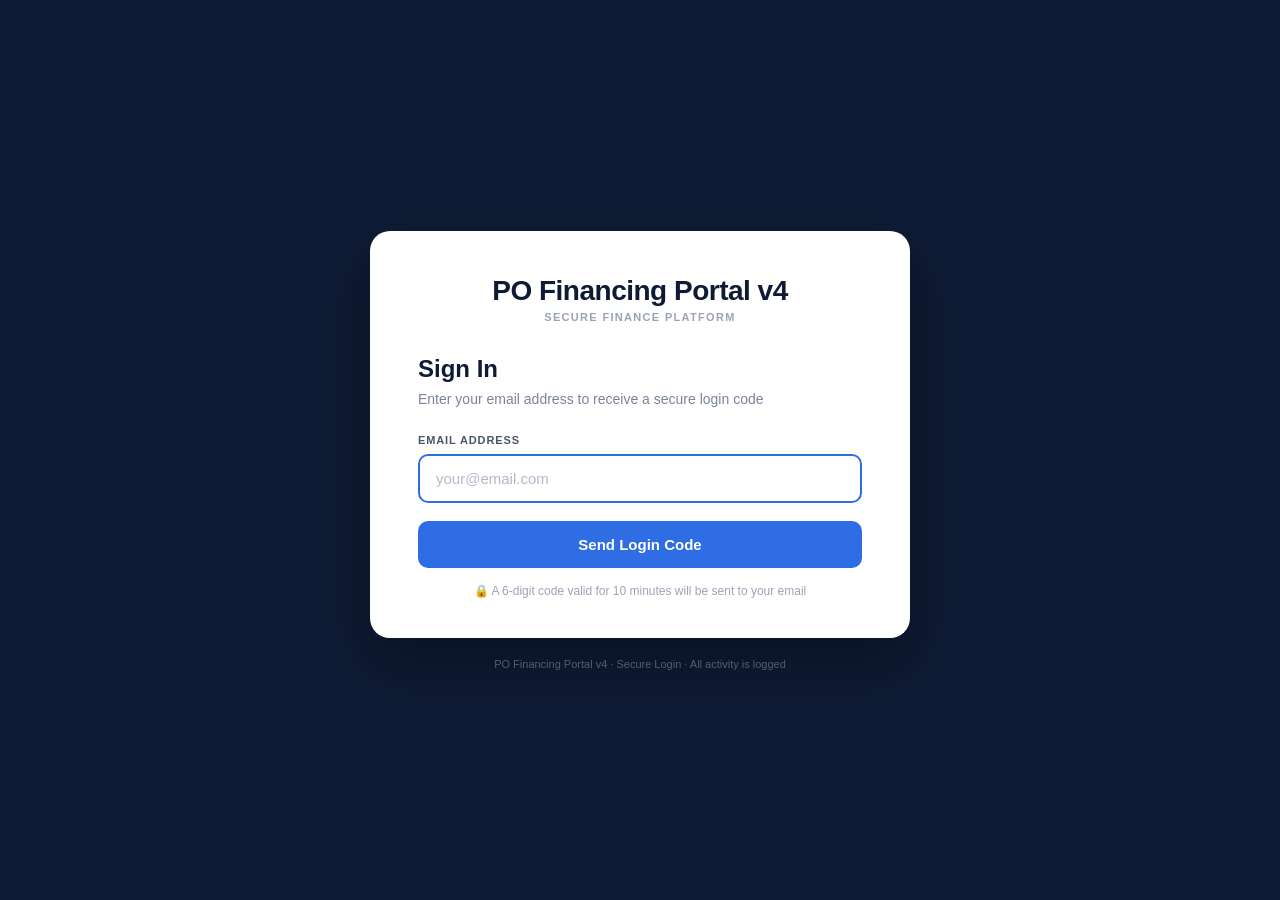
<file: portals/investor.html>
<!DOCTYPE html>
<!-- ============================================================
     investor.html
     Version : 1.7
     Updated : 2026-04-03
     Changes : v1.1 - Added version header; cache-busting ?v=1.6
               on all shared asset references.
     ============================================================ -->
<html>
<head>
  <meta charset="UTF-8">
  <meta name="viewport" content="width=device-width, initial-scale=1">
  <title>Investor Portal — PO Financing Portal v4</title>
  <link rel="stylesheet" href="/css/styles.css?v=1.8">
  <!-- Fix N2: opt-in to auth gate -->
  <script>window.POF_REQUIRE_AUTH = true;</script>
  <script src="/js/config.js?v=1.2"></script>
  <script src="/js/navbar.js?v=2.5"></script>
</head>
<body>
<script>
// Dynamic platform name injection from POF_CONFIG
document.addEventListener('DOMContentLoaded', function() {
  const name = window.POF_CONFIG && window.POF_CONFIG.PLATFORM_NAME;
  if (name) {
    document.querySelectorAll('.platform-name').forEach(el => el.textContent = name);
    document.querySelectorAll('.platform-currency').forEach(el => el.textContent = window.POF_CONFIG.CURRENCY || 'MYR');
    document.querySelectorAll('.platform-timezone').forEach(el => el.textContent = window.POF_CONFIG.TIMEZONE || '');
    document.title = document.title.replace('PO Financing Portal v4', name);
  }
});
</script>

<div class="container">
  <div class="page-header">
    <h1>Investor Portal</h1>
    <span class="badge badge-success">Capital & Returns View</span>
  </div>

  <!-- Investor selector -->
  <div class="card">
    <div class="form-body" style="display:flex;gap:16px;align-items:flex-end">
      <div style="flex:1">
        <label>Investor ID</label>
        <select id="inv-selector" class="input" onchange="loadPortfolio()">
          <option value="INV-001">INV-001 — Bumiputra Capital Partners</option>
          <option value="INV-002">INV-002 — Nexus Growth Fund</option>
          <option value="INV-003">INV-003 — Coastal Ventures</option>
        </select>
      </div>
      <button class="btn btn-sm" onclick="loadPortfolio()">↻ Refresh</button>
    </div>
  </div>

  <!-- Portfolio KPIs -->
  <div class="card-grid-4" id="kpi-grid">
    <div class="kpi-card blue"><div class="kpi-label">Committed Capital</div><div class="kpi-value" id="kpi-committed">—</div></div>
    <div class="kpi-card purple"><div class="kpi-label">Capital Deployed</div><div class="kpi-value" id="kpi-deployed">—</div></div>
    <div class="kpi-card green"><div class="kpi-label">Total Returns</div><div class="kpi-value" id="kpi-returns">—</div></div>
    <div class="kpi-card orange"><div class="kpi-label">ROI</div><div class="kpi-value" id="kpi-roi">—</div></div>
  </div>

  <div class="two-col">
    <!-- Capital summary -->
    <div class="card">
      <div class="card-header">Capital Summary</div>
      <table class="table" id="capital-table">
        <tbody>
          <tr><td>Committed Capital</td><td class="mono" id="s-committed">—</td></tr>
          <tr><td>Called Capital</td><td class="mono" id="s-called">—</td></tr>
          <tr><td>Uncalled (Available)</td><td class="mono text-green" id="s-uncalled">—</td></tr>
          <tr><td>Net Currently Deployed</td><td class="mono text-orange" id="s-deployed">—</td></tr>
          <tr><td>Total Returned to Date</td><td class="mono text-green" id="s-returned">—</td></tr>
          <tr><td>Fee Income Earned</td><td class="mono" id="s-fee">—</td></tr>
          <tr><td>ROI %</td><td class="mono" id="s-roi">—</td></tr>
        </tbody>
      </table>
    </div>

    <!-- Balance history -->
    <div class="card">
      <div class="card-header">Balance History (Last 10)</div>
      <table class="table" id="balance-table">
        <thead><tr><th>Date</th><th>Type</th><th>Amount</th><th>Running Bal</th></tr></thead>
        <tbody id="balance-tbody"><tr><td colspan="4">Select an investor</td></tr></tbody>
      </table>
    </div>
  </div>

  <!-- Capital calls -->
  <div class="card">
    <div class="card-header">Capital Calls History</div>
    <table class="table">
      <thead><tr><th>Call ID</th><th>Invoice</th><th>Amount</th><th>Status</th><th>Call Date</th><th>Notes</th></tr></thead>
      <tbody id="calls-tbody"><tr><td colspan="6">Loading…</td></tr></tbody>
    </table>
  </div>

  <!-- Repayment distributions -->
  <div class="card">
    <div class="card-header">Return Distributions</div>
    <table class="table">
      <thead><tr><th>Invoice</th><th>Principal Returned</th><th>Fee Income</th><th>Total</th><th>Date</th></tr></thead>
      <tbody id="dist-tbody"><tr><td colspan="5">Loading…</td></tr></tbody>
    </table>
  </div>
</div>

<script>

const post = (action,params) => fetch(API,{method:'POST',body:JSON.stringify({action,params})}).then(r=>r.json());
const fmtM = n => 'MYR ' + Number(n||0).toLocaleString('en-MY',{minimumFractionDigits:2,maximumFractionDigits:2});

async function loadPortfolio() {
  const investorId = document.getElementById('inv-selector').value;

  const [portfolioRes, balRes] = await Promise.all([
    post('GET_INVESTOR_PORTFOLIO', { investorId }),
    post('GET_CLIENT_BALANCE', { clientId: '__investor__' }).catch(() => ({ history: [] })),
  ]);

  const p = portfolioRes;
  if (!p || !p.investor_name) {
    document.getElementById('kpi-committed').textContent = 'No data';
    return;
  }

  // KPIs
  document.getElementById('kpi-committed').textContent = fmtM(p.committed_capital);
  document.getElementById('kpi-deployed').textContent  = fmtM(p.net_deployed);
  document.getElementById('kpi-returns').textContent   = fmtM(p.fee_income);
  document.getElementById('kpi-roi').textContent       = (p.roi_pct||0).toFixed(2) + '%';

  // Summary table
  document.getElementById('s-committed').textContent = fmtM(p.committed_capital);
  document.getElementById('s-called').textContent    = fmtM(p.called_capital);
  document.getElementById('s-uncalled').textContent  = fmtM(p.uncalled_capital);
  document.getElementById('s-deployed').textContent  = fmtM(p.net_deployed);
  document.getElementById('s-returned').textContent  = fmtM(p.total_returned);
  document.getElementById('s-fee').textContent       = fmtM(p.fee_income);
  document.getElementById('s-roi').textContent       = (p.roi_pct||0).toFixed(2) + '%';

  // Balance ledger (investor balance)
  const balRows = (balRes.history || []).slice(-10).reverse();
  document.getElementById('balance-tbody').innerHTML = balRows.length ?
    balRows.map(h => `
      <tr>
        <td>${h.created_at}</td>
        <td><span class="badge badge-type">${h.txn_type}</span></td>
        <td class="mono ${h.amount<0?'text-green':'text-orange'}">${Number(h.amount).toLocaleString('en-MY',{minimumFractionDigits:2})}</td>
        <td class="mono"><strong>${Number(h.running_balance).toLocaleString('en-MY',{minimumFractionDigits:2})}</strong></td>
      </tr>`).join('') :
    '<tr><td colspan="4" style="color:#A0AEC0;text-align:center">No balance entries yet</td></tr>';
}

// Placeholder capital calls and distributions
document.getElementById('calls-tbody').innerHTML =
  '<tr><td colspan="6" style="color:#A0AEC0;text-align:center">Capital calls will appear here after invoices are disbursed</td></tr>';
document.getElementById('dist-tbody').innerHTML =
  '<tr><td colspan="5" style="color:#A0AEC0;text-align:center">Distributions will appear here after client repayments</td></tr>';

loadPortfolio();
</script>
</body>
</html>
</file>
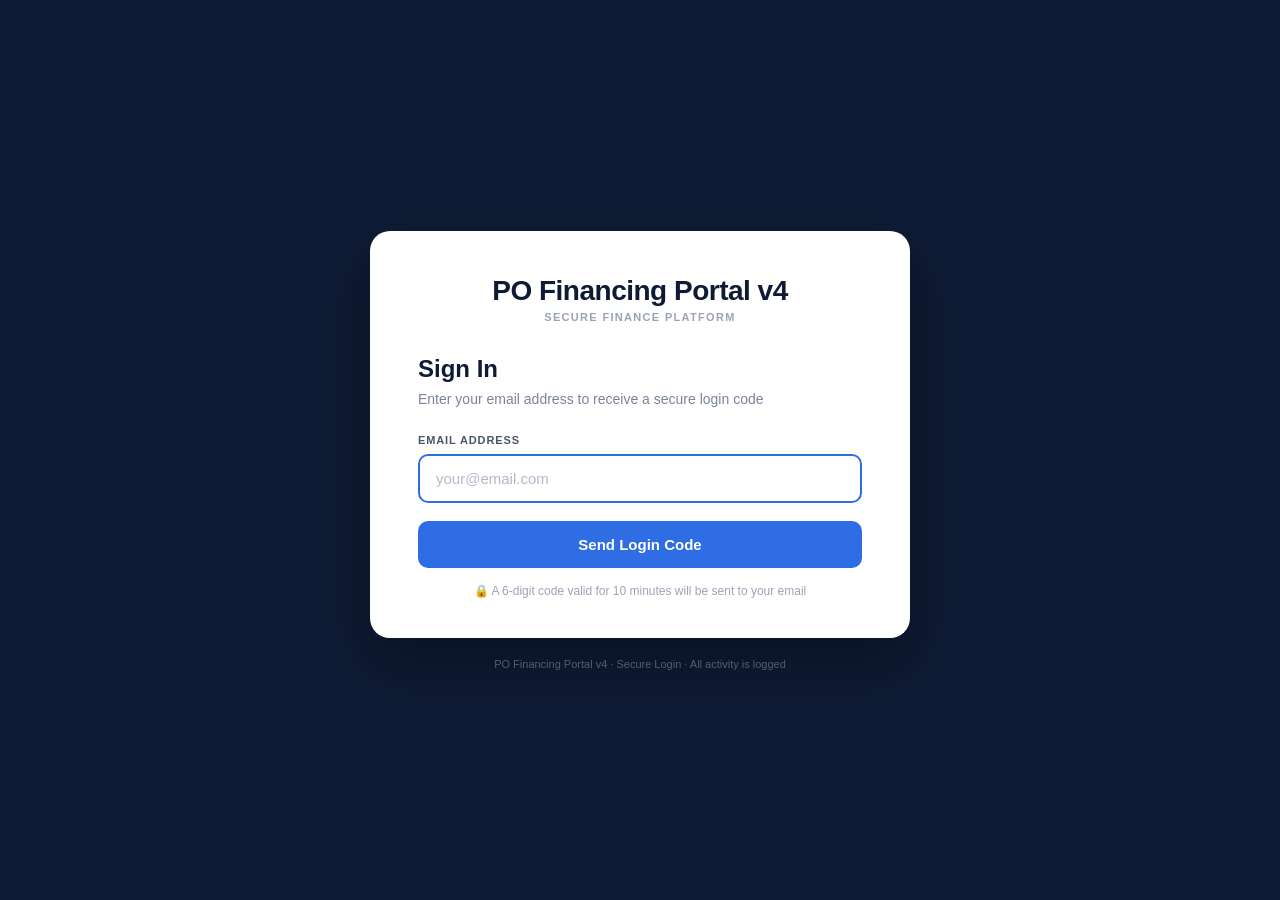
<file: portals/ops.html>
<!DOCTYPE html>
<!-- ============================================================
     ops.html
     Version : 2.1
     Updated : 2026-04-15
     Changes : Fix OH8 — Client Management tab added. Lists all clients
               with credit limit and utilisation. Inline Edit modal updates
               credit limit via UPDATE_CLIENT_LIMIT (1 API call, audit logged).
     Previous: Fix OH5 — loadClientInvoicesForPayment() replaced 2 API
               calls (GET_INVOICES×2) with 1 batch call GET_PAYMENT_INIT.
               showPayInvoiceDetail() reads from client-side cache
               (_payInvoiceCache) — 0 API calls on invoice select.
               Payment tab: 3 API calls → 1.
               Fix OH6 — refreshDashboard() replaced 5 API calls
               (GET_PORTFOLIO_SUMMARY + GET_FUND_REQUESTS +
               GET_PENDING_TRANSACTIONS + GET_INVOICES×2) with existing
               GET_OPS_DASHBOARD batch route: 5 → 1.
               Fix OH7 — init() replaced 3 parallel API calls
               (GET_ALL_CLIENTS + GET_TRANSACTION_TYPES +
               GET_ALL_SUPPLIERS) with existing GET_OPS_INIT: 3 → 1.
               Total on page load: was 8 API calls, now 2 (init + dashboard).
     ============================================================ -->
<html>
<head>
  <meta charset="UTF-8">
  <meta name="viewport" content="width=device-width, initial-scale=1">
  <title>Ops Dashboard — PO Financing Portal v4</title>
  <link rel="stylesheet" href="/css/styles.css?v=1.8">
  <!-- Fix N2: opt-in to auth gate -->
  <script>window.POF_REQUIRE_AUTH = true;</script>
  <script src="/js/config.js?v=1.2"></script>
  <script src="/js/navbar.js?v=2.5"></script>
</head>
<body>
<script>
// Dynamic platform name injection from POF_CONFIG
document.addEventListener('DOMContentLoaded', function() {
  const name = window.POF_CONFIG && window.POF_CONFIG.PLATFORM_NAME;
  if (name) {
    document.querySelectorAll('.platform-name').forEach(el => el.textContent = name);
    document.querySelectorAll('.platform-currency').forEach(el => el.textContent = window.POF_CONFIG.CURRENCY || 'MYR');
    document.querySelectorAll('.platform-timezone').forEach(el => el.textContent = window.POF_CONFIG.TIMEZONE || '');
    document.title = document.title.replace('PO Financing Portal v4', name);
  }
});
</script>



<div class="app-layout">
  <!-- Sidebar -->
  <aside class="sidebar">
    <div class="sidebar-logo">
      <h1><span class="platform-name">PO Financing Portal v4</span></h1>
      <small id="portal-subtitle">Operations Portal</small>
    </div>
    <div style="padding:12px 16px;border-top:1px solid rgba(255,255,255,0.12)">
      <div id="user-badge"></div>
    </div>
    <div class="sidebar-section">
      <div class="sidebar-section-label">Operations</div>
      <button class="nav-link active" onclick="showTab('dashboard')">
        <svg width="16" height="16" fill="none" viewBox="0 0 24 24" stroke="currentColor"><rect x="3" y="3" width="7" height="7" rx="1" stroke-width="2"/><rect x="14" y="3" width="7" height="7" rx="1" stroke-width="2"/><rect x="3" y="14" width="7" height="7" rx="1" stroke-width="2"/><rect x="14" y="14" width="7" height="7" rx="1" stroke-width="2"/></svg>
        <span class="nav-label">Dashboard</span>
      </button>
      <button class="nav-link" onclick="showTab('invoices')">
        <svg width="16" height="16" fill="none" viewBox="0 0 24 24" stroke="currentColor"><path d="M9 12h6m-6 4h6m2 5H7a2 2 0 01-2-2V5a2 2 0 012-2h5.586a1 1 0 01.707.293l5.414 5.414a1 1 0 01.293.707V19a2 2 0 01-2 2z" stroke-width="2"/></svg>
        <span class="nav-label">Invoices</span>
      </button>
      <button class="nav-link" onclick="showTab('payments')">
        <svg width="16" height="16" fill="none" viewBox="0 0 24 24" stroke="currentColor"><path d="M3 10h18M7 15h1m4 0h1m-7 4h12a3 3 0 003-3V8a3 3 0 00-3-3H6a3 3 0 00-3 3v8a3 3 0 003 3z" stroke-width="2"/></svg>
        <span class="nav-label">Payments</span>
      </button>
      <button class="nav-link" onclick="showTab('charges')">
        <svg width="16" height="16" fill="none" viewBox="0 0 24 24" stroke="currentColor"><path d="M12 8c-1.657 0-3 .895-3 2s1.343 2 3 2 3 .895 3 2-1.343 2-3 2m0-8c1.11 0 2.08.402 2.599 1M12 8V7m0 1v8m0 0v1m0-1c-1.11 0-2.08-.402-2.599-1M21 12a9 9 0 11-18 0 9 9 0 0118 0z" stroke-width="2"/></svg>
        <span class="nav-label">Charges</span>
      </button>
      <button class="nav-link" onclick="showTab('fundrequests')">
        <svg width="16" height="16" fill="none" viewBox="0 0 24 24" stroke="currentColor"><path d="M9 5H7a2 2 0 00-2 2v12a2 2 0 002 2h10a2 2 0 002-2V7a2 2 0 00-2-2h-2M9 5a2 2 0 002 2h2a2 2 0 002-2M9 5a2 2 0 012-2h2a2 2 0 012 2m-6 9l2 2 4-4" stroke-width="2"/></svg>
        <span class="nav-label">Fund Requests</span>
      </button>
      <button class="nav-link" onclick="showTab('aging')">
        <svg width="16" height="16" fill="none" viewBox="0 0 24 24" stroke="currentColor"><path d="M12 8v4l3 3m6-3a9 9 0 11-18 0 9 9 0 0118 0z" stroke-width="2"/></svg>
        <span class="nav-label">Aging Report</span>
      </button>
      <button class="nav-link" onclick="showTab('clients')">
        <svg width="16" height="16" fill="none" viewBox="0 0 24 24" stroke="currentColor"><path d="M19 21V5a2 2 0 00-2-2H7a2 2 0 00-2 2v16m14 0h2m-2 0h-5m-9 0H3m2 0h5M9 7h1m-1 4h1m4-4h1m-1 4h1m-5 10v-5a1 1 0 011-1h2a1 1 0 011 1v5m-4 0h4" stroke-width="2"/></svg>
        <span class="nav-label">Clients</span>
      </button>
    </div>
    <div class="sidebar-section">
      <div class="sidebar-section-label">Platform</div>
      <a class="nav-link" href="?page=capital"><svg width="16" height="16" fill="none" viewBox="0 0 24 24" stroke="currentColor"><path d="M13 7h8m0 0v8m0-8l-8 8-4-4-6 6" stroke-width="2"/></svg><span class="nav-label">Capital</span></a>
      <a class="nav-link" href="?page=simulator"><svg width="16" height="16" fill="none" viewBox="0 0 24 24" stroke="currentColor"><path d="M9 7H6a2 2 0 00-2 2v9a2 2 0 002 2h9a2 2 0 002-2v-3M16 3h5v5M10 14L21 3" stroke-width="2"/></svg><span class="nav-label">Simulator</span></a>
      <a class="nav-link" href="?page=admin"><svg width="16" height="16" fill="none" viewBox="0 0 24 24" stroke="currentColor"><path d="M10.325 4.317c.426-1.756 2.924-1.756 3.35 0a1.724 1.724 0 002.573 1.066c1.543-.94 3.31.826 2.37 2.37a1.724 1.724 0 001.065 2.572c1.756.426 1.756 2.924 0 3.35a1.724 1.724 0 00-1.066 2.573c.94 1.543-.826 3.31-2.37 2.37a1.724 1.724 0 00-2.572 1.065c-.426 1.756-2.924 1.756-3.35 0a1.724 1.724 0 00-2.573-1.066c-1.543.94-3.31-.826-2.37-2.37a1.724 1.724 0 00-1.065-2.572c-1.756-.426-1.756-2.924 0-3.35a1.724 1.724 0 001.066-2.573c-.94-1.543.826-3.31 2.37-2.37.996.608 2.296.07 2.572-1.065z" stroke-width="2"/><circle cx="12" cy="12" r="3" stroke-width="2"/></svg><span class="nav-label">Admin</span></a>
    </div>
  </aside>

  <main class="main-content">

    <!-- TOAST -->
    <div id="toast"></div>

    <!-- ═══════════════════════════════════════════
         TAB: DASHBOARD
    ═══════════════════════════════════════════ -->
    <div id="tab-dashboard">
      <div class="topbar">
        <div>
          <h1>Operations Dashboard</h1>
          <p class="text-muted mt-8" style="font-size:12px">Live portfolio overview · <span class="platform-currency">MYR</span> · <span class="platform-timezone">Asia/Kuala_Lumpur</span></p>
        </div>
        <div class="flex-gap">
          <button class="btn btn-ghost btn-sm" onclick="refreshDashboard()">↻ Refresh</button>
          <button class="btn btn-amber btn-sm" onclick="API.call('RUN_OVERDUE_CHECK').then(()=>Toast.info('Overdue check complete'))">Check Overdue</button>
        </div>
      </div>

      <!-- KPIs -->
      <div class="grid-4 mb-16" id="kpi-grid">
        <div class="kpi"><div class="kpi-label">Active Exposure</div><div class="kpi-value" id="kpi-exposure">—</div><div class="kpi-sub" id="kpi-exposure-sub">— invoices disbursed</div></div>
        <div class="kpi red"><div class="kpi-label">Overdue</div><div class="kpi-value" id="kpi-overdue">—</div><div class="kpi-sub" id="kpi-overdue-sub">— invoices</div></div>
        <div class="kpi amber"><div class="kpi-label">Pending Approval</div><div class="kpi-value" id="kpi-pending">—</div><div class="kpi-sub">awaiting action</div></div>
        <div class="kpi green"><div class="kpi-label">Company Balance</div><div class="kpi-value" id="kpi-company">—</div><div class="kpi-sub">available funds</div></div>
      </div>

      <div class="grid-2 mb-16">
        <!-- Pending Approvals -->
        <div class="card">
          <div class="card-header">
            <span class="card-title">⚡ Pending Approvals</span>
            <button class="btn btn-ghost btn-sm" onclick="showTab('invoices')">View All</button>
          </div>
          <div class="tbl-wrap">
            <table><thead><tr><th>Ref</th><th>Client</th><th>Amount</th><th>Status</th><th></th></tr></thead>
            <tbody id="pending-tbody"><tr class="loading-row"><td colspan="5">Loading…</td></tr></tbody></table>
          </div>
        </div>
        <!-- Fund Requests -->
        <div class="card">
          <div class="card-header">
            <span class="card-title">🏦 Fund Requests</span>
            <button class="btn btn-ghost btn-sm" onclick="showTab('fundrequests')">View All</button>
          </div>
          <div class="tbl-wrap">
            <table><thead><tr><th>Client</th><th>Amount</th><th>Purpose</th><th></th></tr></thead>
            <tbody id="fundreq-tbody"><tr class="loading-row"><td colspan="4">Loading…</td></tr></tbody></table>
          </div>
        </div>
      </div>

      <!-- Pending Transactions -->
      <div class="card">
        <div class="card-header">
          <span class="card-title">🕐 Transactions Pending Approval</span>
          <button class="btn btn-ghost btn-sm" onclick="showTab('charges')">Manage Charges</button>
        </div>
        <div class="tbl-wrap">
          <table><thead><tr><th>Client</th><th>Type</th><th>Amount</th><th>Description</th><th>Date</th><th>Actions</th></tr></thead>
          <tbody id="pendtxn-tbody"><tr class="loading-row"><td colspan="6">Loading…</td></tr></tbody></table>
        </div>
      </div>
    </div>

    <!-- ═══════════════════════════════════════════
         TAB: INVOICES
    ═══════════════════════════════════════════ -->
    <div id="tab-invoices" class="hidden">
      <div class="topbar">
        <h1>Invoice Management</h1>
        <div class="flex-gap">
          <select id="inv-filter-status" class="form-control" style="width:160px" onchange="loadInvoices()">
            <option value="">All Statuses</option>
            <option value="SUBMITTED">Submitted</option>
            <option value="PENDING_SECOND_APPROVAL">Needs 2nd Approval</option>
            <option value="APPROVED">Approved</option>
            <option value="DISBURSED">Disbursed</option>
            <option value="OVERDUE">Overdue</option>
            <option value="REPAID">Repaid</option>
          </select>
          <input type="date" id="inv-filter-from" class="form-control" style="width:140px" onchange="loadInvoices()">
          <input type="date" id="inv-filter-to" class="form-control" style="width:140px" onchange="loadInvoices()">
          <button class="btn btn-ghost btn-sm" onclick="loadInvoices()">↻</button>
        </div>
      </div>
      <div class="card">
        <div class="tbl-wrap">
          <table>
            <thead><tr><th>Ref</th><th>Client</th><th>PO Value</th><th>Financed</th><th>Total Repayable</th><th>Due Date</th><th>Status</th><th>Actions</th></tr></thead>
            <tbody id="inv-tbody"><tr class="loading-row"><td colspan="8">Loading…</td></tr></tbody>
          </table>
        </div>
        <div class="flex-between mt-12" id="inv-pagination" style="font-size:12px;color:var(--mgray)"></div>
      </div>
    </div>

    <!-- ═══════════════════════════════════════════
         TAB: PAYMENTS
    ═══════════════════════════════════════════ -->
    <div id="tab-payments" class="hidden">
      <div class="topbar">
        <h1>Record Payment Received</h1>
      </div>
      <div class="grid-2">
        <!-- Record Payment Form -->
        <div class="card">
          <div class="card-header"><span class="card-title">📥 Post Incoming Payment</span></div>
          <div class="form-group">
            <label class="form-label">Client</label>
            <select id="pay-client" class="form-control" onchange="loadClientInvoicesForPayment()">
              <option value="">Select client…</option>
            </select>
          </div>
          <div class="form-group">
            <label class="form-label">Invoice</label>
            <select id="pay-invoice" class="form-control" onchange="showPayInvoiceDetail()">
              <option value="">Select invoice…</option>
            </select>
          </div>
          <div class="form-row">
            <div class="form-group">
              <label class="form-label">Payment Date</label>
              <input type="date" id="pay-date" class="form-control" onchange="clearPreview()">
            </div>
            <div class="form-group">
              <label class="form-label">Gross Amount Received</label>
              <input type="number" id="pay-amount" class="form-control" placeholder="0.00" step="0.01" oninput="clearPreview()">
            </div>
          </div>
          <div class="form-row">
            <div class="form-group">
              <label class="form-label">Payment Method</label>
              <select id="pay-method" class="form-control">
                <option>TT</option><option>CHEQUE</option><option>ONLINE</option><option>CASH</option><option>OTHER</option>
              </select>
            </div>
            <div class="form-group">
              <label class="form-label">Reference No</label>
              <input type="text" id="pay-ref" class="form-control" placeholder="Bank TT ref…">
            </div>
          </div>
          <!-- Preview button — must preview before confirming -->
          <button class="btn btn-ghost" onclick="previewPayment()" style="width:100%;margin-bottom:8px">
            🔍 Calculate Fees &amp; Preview
          </button>
          <button class="btn btn-success" id="btn-confirm-payment" onclick="recordPayment()"
                  style="width:100%" disabled>
            ✓ Confirm &amp; Post Payment
          </button>
          <div class="form-hint" id="preview-hint" style="margin-top:6px">
            Calculate fees first to enable posting.
          </div>
        </div>

        <!-- Right column: Invoice status + Fee preview + Result -->
        <div>
          <div class="card mb-16" id="pay-invoice-card" style="display:none">
            <div class="card-header"><span class="card-title">Invoice Status</span></div>
            <div id="pay-invoice-detail"></div>
          </div>

          <!-- Fee breakdown preview — shown after Calculate -->
          <div class="card mb-16" id="pay-preview-card" style="display:none">
            <div class="card-header">
              <span class="card-title">📋 Fee Calculation Preview</span>
              <span class="badge badge-amber" style="font-size:10px">Review before posting</span>
            </div>
            <div id="pay-preview-detail"></div>
          </div>

          <div class="card" id="pay-result-card" style="display:none">
            <div class="card-header"><span class="card-title">✅ Payment Posted</span></div>
            <div id="pay-result-detail"></div>
          </div>

          <!-- Reserve Deposit Panel -->
          <div class="card mt-16">
            <div class="card-header"><span class="card-title">🏧 Post Reserve Deposit</span></div>
            <div class="form-group">
              <label class="form-label">Client</label>
              <select id="rsv-client" class="form-control">
                <option value="">Select client…</option>
              </select>
            </div>
            <div class="form-row">
              <div class="form-group">
                <label class="form-label">Amount</label>
                <input type="number" id="rsv-amount" class="form-control" placeholder="0.00" step="0.01">
              </div>
              <div class="form-group">
                <label class="form-label">Reference</label>
                <input type="text" id="rsv-ref" class="form-control" placeholder="TT ref…">
              </div>
            </div>
            <div class="form-group">
              <label class="form-label">Notes</label>
              <input type="text" id="rsv-notes" class="form-control" placeholder="Optional notes…">
            </div>
            <button class="btn btn-primary" onclick="postReserveDeposit()" style="width:100%">Post Reserve Deposit</button>
          </div>
        </div>
      </div>
    </div>

    <!-- ═══════════════════════════════════════════
         TAB: CHARGES
    ═══════════════════════════════════════════ -->
    <div id="tab-charges" class="hidden">
      <div class="topbar">
        <h1>Transaction Charges</h1>
        <button class="btn btn-primary" onclick="openModal('modal-new-txtype')">+ New Charge Type</button>
      </div>
      <div class="grid-2 mb-16">
        <!-- Post a Charge -->
        <div class="card">
          <div class="card-header"><span class="card-title">➕ Post Charge to Client</span></div>
          <div class="form-group">
            <label class="form-label">Client</label>
            <select id="chg-client" class="form-control">
              <option value="">Select client…</option>
            </select>
          </div>
          <div class="form-group">
            <label class="form-label">Charge Type</label>
            <select id="chg-type" class="form-control" onchange="updateChargeTypeInfo()">
              <option value="">Select type…</option>
            </select>
            <div class="form-hint" id="chg-type-hint"></div>
          </div>
          <div class="form-row">
            <div class="form-group">
              <label class="form-label">Amount (<span class="platform-currency">MYR</span>)</label>
              <input type="number" id="chg-amount" class="form-control" placeholder="0.00" step="0.01">
            </div>
            <div class="form-group">
              <label class="form-label">Value Date</label>
              <input type="date" id="chg-date" class="form-control">
            </div>
          </div>
          <div class="form-group">
            <label class="form-label">Linked Invoice (optional)</label>
            <select id="chg-invoice" class="form-control">
              <option value="">None (account-level charge)</option>
            </select>
          </div>
          <div class="form-group">
            <label class="form-label">Reference No</label>
            <input type="text" id="chg-ref" class="form-control" placeholder="External ref…">
          </div>
          <div class="form-group">
            <label class="form-label">Description</label>
            <input type="text" id="chg-desc" class="form-control" placeholder="Transaction description…">
          </div>
          <button class="btn btn-primary" onclick="postCharge()" style="width:100%">Post Transaction</button>
        </div>

        <!-- Charge Types Registry -->
        <div class="card">
          <div class="card-header"><span class="card-title">⚙ Transaction Type Registry</span></div>
          <div class="tbl-wrap">
            <table>
              <thead><tr><th>Code</th><th>Label</th><th>Direction</th><th>Approval</th><th>Status</th><th></th></tr></thead>
              <tbody id="txtype-tbody"><tr class="loading-row"><td colspan="6">Loading…</td></tr></tbody>
            </table>
          </div>
        </div>
      </div>

      <!-- Pending Approval Queue -->
      <div class="card">
        <div class="card-header"><span class="card-title">🕐 Pending Approval Queue</span><button class="btn btn-ghost btn-sm" onclick="loadPendingTxns()">↻</button></div>
        <div class="tbl-wrap">
          <table>
            <thead><tr><th>Client</th><th>Type</th><th>Amount</th><th>Description</th><th>Posted By</th><th>Actions</th></tr></thead>
            <tbody id="pendtxn2-tbody"><tr class="loading-row"><td colspan="6">Loading…</td></tr></tbody>
          </table>
        </div>
      </div>
    </div>

    <!-- ═══════════════════════════════════════════
         TAB: FUND REQUESTS
    ═══════════════════════════════════════════ -->
    <div id="tab-fundrequests" class="hidden">
      <div class="topbar">
        <h1>Fund Disbursement Requests</h1>
        <div class="flex-gap">
          <select id="fr-status-filter" class="form-control" style="width:160px" onchange="loadFundRequests()">
            <option value="">All Statuses</option>
            <option value="PENDING">Pending</option>
            <option value="APPROVED">Approved</option>
            <option value="REJECTED">Rejected</option>
            <option value="DISBURSED">Disbursed</option>
          </select>
          <button class="btn btn-ghost btn-sm" onclick="loadFundRequests()">↻</button>
        </div>
      </div>
      <div class="card">
        <div class="tbl-wrap">
          <table>
            <thead><tr><th>Request ID</th><th>Client</th><th>Amount</th><th>Reserve Bal</th><th>Purpose</th><th>Submitted</th><th>Status</th><th>Actions</th></tr></thead>
            <tbody id="fr-tbody"><tr class="loading-row"><td colspan="8">Loading…</td></tr></tbody>
          </table>
        </div>
      </div>
    </div>

    <!-- ═══════════════════════════════════════════
         TAB: AGING REPORT
    ═══════════════════════════════════════════ -->
    <div id="tab-aging" class="hidden">
      <div class="topbar">
        <h1>Accounts Receivable Aging</h1>
        <button class="btn btn-ghost btn-sm" onclick="loadAging()">↻ Refresh</button>
      </div>
      <div class="grid-4 mb-16" id="aging-kpis"></div>
      <div id="aging-buckets"></div>
    </div>


    <!-- ═══════════════════════════════════════════
         TAB: CLIENTS
    ═══════════════════════════════════════════ -->
    <div id="tab-clients" class="hidden">
      <div class="topbar">
        <h1>Client Management</h1>
        <button class="btn btn-ghost btn-sm" onclick="loadOpsClients()">↻ Refresh</button>
      </div>
      <div class="card">
        <div class="tbl-wrap">
          <table>
            <thead>
              <tr>
                <th>Client</th>
                <th>KYC</th>
                <th class="text-right">Credit Limit</th>
                <th class="text-right">Active Exposure</th>
                <th class="text-right">Utilisation</th>
                <th>Actions</th>
              </tr>
            </thead>
            <tbody id="ops-clients-tbody"><tr class="loading-row"><td colspan="6">Loading…</td></tr></tbody>
          </table>
        </div>
      </div>
    </div>

    <!-- Modal: Edit Credit Limit -->
    <div id="modal-ops-credit-limit" class="modal-overlay" style="display:none" onclick="if(event.target===this)closeModal('modal-ops-credit-limit')">
      <div class="modal" style="max-width:420px">
        <div class="modal-header">
          <span class="modal-title">Edit Credit Limit</span>
          <button class="modal-close" onclick="closeModal('modal-ops-credit-limit')">✕</button>
        </div>
        <div style="padding:20px">
          <div id="ops-limit-client-name" style="font-weight:700;font-size:14px;margin-bottom:4px"></div>
          <div style="font-size:12px;color:var(--mgray);margin-bottom:16px">
            Current: <span id="ops-limit-current" class="text-bold"></span>
          </div>
          <div class="form-group">
            <label class="form-label">New Credit Limit (<span class="platform-currency">MYR</span>)</label>
            <input type="number" id="ops-limit-input" class="form-control" placeholder="0.00" step="0.01" min="0">
            <div class="form-hint">Old value will be recorded in Audit Log before saving.</div>
          </div>
          <div style="display:flex;gap:8px;margin-top:16px">
            <button class="btn btn-ghost" style="flex:1" onclick="closeModal('modal-ops-credit-limit')">Cancel</button>
            <button class="btn btn-primary" style="flex:1" onclick="saveOpsClientLimit()">Save</button>
          </div>
        </div>
      </div>
    </div>

  </main>
</div>

<!-- ═══════════════════════════════════════════════════
     MODALS
═══════════════════════════════════════════════════ -->

<!-- Invoice Action Modal -->
<div id="modal-invoice" class="modal-overlay" style="display:none" onclick="if(event.target===this)closeModal('modal-invoice')">
  <div class="modal modal-lg">
    <div class="modal-header">
      <h2 id="modal-inv-title">Invoice Detail</h2>
      <button class="close-btn" onclick="closeModal('modal-invoice')">✕</button>
    </div>
    <div class="modal-body" id="modal-inv-body"></div>
    <div class="modal-footer" id="modal-inv-footer"></div>
  </div>
</div>

<!-- Approve Invoice Modal -->
<div id="modal-approve" class="modal-overlay" style="display:none" onclick="if(event.target===this)closeModal('modal-approve')">
  <div class="modal">
    <div class="modal-header"><h2>Approve Invoice</h2><button class="close-btn" onclick="closeModal('modal-approve')">✕</button></div>
    <div class="modal-body">
      <div class="alert alert-info mb-16" id="approve-info"></div>
      <input type="hidden" id="approve-inv-id">
      <div class="form-row">
        <div class="form-group">
          <label class="form-label">Disbursement Date</label>
          <input type="date" id="approve-disb-date" class="form-control">
        </div>
        <div class="form-group">
          <label class="form-label">Expected Repayment Date</label>
          <input type="date" id="approve-repay-date" class="form-control">
        </div>
      </div>
      <div class="form-group">
        <label class="form-label">Ops Notes (optional)</label>
        <textarea id="approve-notes" class="form-control" rows="2" placeholder="Internal notes…"></textarea>
      </div>
      <div id="approve-fee-preview" style="display:none">
        <div class="divider"></div>
        <h3 class="mb-16">Fee Preview</h3>
        <div id="approve-fee-lines"></div>
      </div>
    </div>
    <div class="modal-footer">
      <button class="btn btn-ghost" onclick="closeModal('modal-approve')">Cancel</button>
      <button class="btn btn-success" onclick="doApprove()">✓ Approve Invoice</button>
    </div>
  </div>
</div>

<!-- Disburse Modal -->
<div id="modal-disburse" class="modal-overlay" style="display:none" onclick="if(event.target===this)closeModal('modal-disburse')">
  <div class="modal">
    <div class="modal-header"><h2>Disburse to Supplier</h2><button class="close-btn" onclick="closeModal('modal-disburse')">✕</button></div>
    <div class="modal-body">
      <div class="alert alert-warning mb-16">This will execute the capital waterfall and transfer funds to the supplier. This action cannot be undone.</div>
      <input type="hidden" id="disb-inv-id">
      <div id="disb-invoice-info" class="mb-16"></div>
      <div class="form-group">
        <label class="form-label">Supplier</label>
        <select id="disb-supplier" class="form-control"></select>
      </div>
      <div class="form-group">
        <label class="form-label">Bank Reference No</label>
        <input type="text" id="disb-ref" class="form-control" placeholder="TT/bank reference…">
      </div>
      <div id="disb-waterfall-preview" class="mt-12"></div>
    </div>
    <div class="modal-footer">
      <button class="btn btn-ghost" onclick="closeModal('modal-disburse')">Cancel</button>
      <button class="btn btn-primary" onclick="doDisburse()">✈ Disburse Funds</button>
    </div>
  </div>
</div>

<!-- Fund Request Review Modal -->
<div id="modal-fr" class="modal-overlay" style="display:none" onclick="if(event.target===this)closeModal('modal-fr')">
  <div class="modal">
    <div class="modal-header"><h2>Review Fund Request</h2><button class="close-btn" onclick="closeModal('modal-fr')">✕</button></div>
    <div class="modal-body" id="modal-fr-body"></div>
    <div class="modal-footer" id="modal-fr-footer"></div>
  </div>
</div>

<!-- New Transaction Type Modal -->
<div id="modal-new-txtype" class="modal-overlay" style="display:none" onclick="if(event.target===this)closeModal('modal-new-txtype')">
  <div class="modal">
    <div class="modal-header"><h2>Create Transaction Type</h2><button class="close-btn" onclick="closeModal('modal-new-txtype')">✕</button></div>
    <div class="modal-body">
      <div class="form-row">
        <div class="form-group">
          <label class="form-label">Code (UPPER_SNAKE)</label>
          <input type="text" id="tt-code" class="form-control" placeholder="MY_CHARGE_TYPE">
        </div>
        <div class="form-group">
          <label class="form-label">Label</label>
          <input type="text" id="tt-label" class="form-control" placeholder="Human-readable label">
        </div>
      </div>
      <div class="form-row">
        <div class="form-group">
          <label class="form-label">Category</label>
          <select id="tt-category" class="form-control">
            <option>CHARGE</option><option>FEE</option><option>EXPENSE</option><option>ADJUSTMENT</option><option>RESERVE</option>
          </select>
        </div>
        <div class="form-group">
          <label class="form-label">Direction</label>
          <select id="tt-direction" class="form-control">
            <option value="DEBIT">DEBIT — increases client balance</option>
            <option value="CREDIT">CREDIT — decreases client balance</option>
          </select>
        </div>
      </div>
      <div class="form-row">
        <div class="form-group">
          <label class="form-label">Company Impact</label>
          <select id="tt-company-dir" class="form-control">
            <option value="INCOME">INCOME (platform earns)</option>
            <option value="EXPENSE">EXPENSE (platform pays)</option>
          </select>
        </div>
        <div class="form-group" style="padding-top:20px">
          <label class="form-label"><input type="checkbox" id="tt-req-invoice" style="margin-right:6px">Requires Invoice Link</label>
          <label class="form-label mt-8"><input type="checkbox" id="tt-req-approval" style="margin-right:6px">Requires Approval</label>
        </div>
      </div>
      <div class="form-group">
        <label class="form-label">Description</label>
        <input type="text" id="tt-desc" class="form-control" placeholder="Brief description…">
      </div>
    </div>
    <div class="modal-footer">
      <button class="btn btn-ghost" onclick="closeModal('modal-new-txtype')">Cancel</button>
      <button class="btn btn-primary" onclick="createTxType()">Create Type</button>
    </div>
  </div>
</div>

<!-- Reject Fund Request Modal -->
<div id="modal-reject-fr" class="modal-overlay" style="display:none" onclick="if(event.target===this)closeModal('modal-reject-fr')">
  <div class="modal">
    <div class="modal-header"><h2>Reject Fund Request</h2><button class="close-btn" onclick="closeModal('modal-reject-fr')">✕</button></div>
    <div class="modal-body">
      <input type="hidden" id="reject-fr-id">
      <div class="form-group">
        <label class="form-label">Reason for Rejection <span style="color:var(--red)">*</span></label>
        <textarea id="reject-reason" class="form-control" rows="3" placeholder="Provide a clear reason that will be sent to the client…"></textarea>
      </div>
    </div>
    <div class="modal-footer">
      <button class="btn btn-ghost" onclick="closeModal('modal-reject-fr')">Cancel</button>
      <button class="btn btn-danger" onclick="doRejectFR()">Reject Request</button>
    </div>
  </div>
</div>

<script>
// ── State ──────────────────────────────────────────────────────
let OPS_USER = null; // Set from session on load
let clients = [], txTypes = [], suppliers = [], activeTab = 'dashboard';

// ── Init ───────────────────────────────────────────────────────
async function init() {
  const ctx = await requireAuth();
  if (!ctx) return;
  OPS_USER = ctx.userId;
  Session.renderUserBadge('user-badge');
  Session.applyPermissions();

  // Fix OH5: show role-aware subtitle instead of hardcoded "Operations Portal"
  const ROLE_LABELS = {
    SUPER_ADMIN:  'System Admin',
    OPS_MANAGER:  'Operations Manager',
    OPS_ANALYST:  'Operations Analyst',
    AUDITOR:      'Auditor',
  };
  const subtitleEl = document.getElementById('portal-subtitle');
  if (subtitleEl && ctx.primaryRole) {
    subtitleEl.textContent = ROLE_LABELS[ctx.primaryRole] || 'Operations Portal';
  }
  const today = new Date().toISOString().split('T')[0];
  document.getElementById('pay-date').value = today;
  document.getElementById('chg-date').value = today;

  try {
    // Fix OH7: single GET_OPS_INIT replaces 3 parallel API calls
    // (GET_ALL_CLIENTS + GET_TRANSACTION_TYPES + GET_ALL_SUPPLIERS)
    const initRes = await API.call('GET_OPS_INIT');
    clients   = initRes.clients   || [];
    txTypes   = initRes.types     || [];
    suppliers = initRes.suppliers || [];
    populateClientSelects();
    populateTxTypeSelect();
    refreshDashboard();
  } catch(e) { Toast.error('Init failed: ' + e.message); }
}

function populateClientSelects() {
  const opts = '<option value="">Select client…</option>' +
    clients.map(c => `<option value="${c.client_id}">${c.company_name}</option>`).join('');
  ['pay-client','rsv-client','chg-client'].forEach(id => {
    const el = document.getElementById(id); if(el) el.innerHTML = opts;
  });
}

function populateTxTypeSelect() {
  const active = txTypes.filter(t => t.is_active === true || t.is_active === 'TRUE');
  document.getElementById('chg-type').innerHTML =
    '<option value="">Select type…</option>' +
    active.map(t => `<option value="${t.code}" data-dir="${t.direction}" data-req-inv="${t.requires_invoice}" data-desc="${t.description||''}">${t.label}</option>`).join('');
}

// ── Tab Navigation ─────────────────────────────────────────────
function showTab(tab) {
  document.querySelectorAll('[id^="tab-"]').forEach(el => el.classList.add('hidden'));
  document.querySelectorAll('.nav-link').forEach(el => el.classList.remove('active'));
  document.getElementById('tab-' + tab).classList.remove('hidden');
  document.querySelector(`[onclick="showTab('${tab}')"]`)?.classList.add('active');
  activeTab = tab;
  if (tab === 'dashboard')    refreshDashboard();
  if (tab === 'invoices')     loadInvoices();
  if (tab === 'charges')      { loadTxTypes(); loadPendingTxns(); }
  if (tab === 'fundrequests') loadFundRequests();
  if (tab === 'aging')        loadAging();
  if (tab === 'payments')     populateClientSelects();
  if (tab === 'clients')      loadOpsClients();
}

// ── Dashboard ──────────────────────────────────────────────────
async function refreshDashboard() {
  try {
    // Fix OH6: single GET_OPS_DASHBOARD replaces 5 API calls
    // (GET_PORTFOLIO_SUMMARY + GET_FUND_REQUESTS + GET_PENDING_TRANSACTIONS + GET_INVOICES×2)
    const dash = await API.call('GET_OPS_DASHBOARD');
    const p = dash.portfolio;
    document.getElementById('kpi-exposure').textContent     = fmt(p.active_exposure);
    document.getElementById('kpi-exposure-sub').textContent = p.active_count + ' invoices disbursed';
    document.getElementById('kpi-overdue').textContent      = fmt(p.overdue_exposure);
    document.getElementById('kpi-overdue-sub').textContent  = p.overdue_count + ' invoices';
    document.getElementById('kpi-pending').textContent      = p.pending_count;
    document.getElementById('kpi-company').textContent      = fmt(p.company_balance);

    // Pending invoices — already filtered SUBMITTED+PENDING_SECOND_APPROVAL server-side
    const allPend = (dash.pending_invoices || []).slice(0, 6);
    document.getElementById('pending-tbody').innerHTML = allPend.length ? allPend.map(i => `
      <tr>
        <td><span class="text-bold">${i.invoice_ref}</span></td>
        <td>${getClientName(i.client_id)}</td>
        <td class="amount">${fmt(i.financed_amount)}</td>
        <td>${badge(i.status)}</td>
        <td><button class="btn btn-primary btn-sm" onclick="openInvoiceModal('${i.invoice_id}')">Review</button></td>
      </tr>`).join('') : '<tr><td colspan="5" class="text-center text-muted" style="padding:16px">No pending invoices</td></tr>';

    // Fund requests
    const frs = (dash.fund_requests || []).slice(0, 5);
    document.getElementById('fundreq-tbody').innerHTML = frs.length ? frs.map(r => `
      <tr>
        <td>${r.client_name || getClientName(r.client_id)}</td>
        <td class="amount">${fmt(r.requested_amount)}</td>
        <td style="max-width:160px;overflow:hidden;text-overflow:ellipsis;white-space:nowrap">${r.purpose||'—'}</td>
        <td><button class="btn btn-amber btn-sm" onclick="openFRModal('${r.request_id}')">Review</button></td>
      </tr>`).join('') : '<tr><td colspan="4" class="text-center text-muted" style="padding:16px">No pending requests</td></tr>';

    // Pending transactions
    const ptxns = (dash.pending_transactions || []).slice(0, 5);
    renderPendingTxns(ptxns, 'pendtxn-tbody');
  } catch(e) { Toast.error('Dashboard error: ' + e.message); }
}

// ── Invoices ───────────────────────────────────────────────────
async function loadInvoices() {
  document.getElementById('inv-tbody').innerHTML = '<tr class="loading-row"><td colspan="8">Loading…</td></tr>';
  try {
    const res = await API.call('GET_INVOICES', {
      status:   document.getElementById('inv-filter-status').value,
      fromDate: document.getElementById('inv-filter-from').value,
      toDate:   document.getElementById('inv-filter-to').value,
      pageSize: 30,
    });
    const invs = res.invoices || [];
    document.getElementById('inv-tbody').innerHTML = invs.length ? invs.map(i => `
      <tr>
        <td><span class="text-bold">${i.invoice_ref}</span><div style="font-size:11px;color:var(--mgray)">${i.po_number}</div></td>
        <td>${getClientName(i.client_id)}</td>
        <td class="amount text-right">${fmt(i.po_value)}</td>
        <td class="amount text-right">${fmt(i.financed_amount)}</td>
        <td class="amount text-right">${fmt(i.total_repayable)}</td>
        <td>${fmtDate(i.due_date)}</td>
        <td>${badge(i.status)}</td>
        <td>
          <button class="btn btn-ghost btn-sm" onclick="openInvoiceModal('${i.invoice_id}')">Detail</button>
          ${i.status==='SUBMITTED'||i.status==='PENDING_SECOND_APPROVAL' ? `<button class="btn btn-success btn-sm" onclick="openApproveModal('${i.invoice_id}','${i.invoice_ref}',${i.financed_amount})">Approve</button>` : ''}
          ${i.status==='APPROVED' ? `<button class="btn btn-primary btn-sm" onclick="openDisburseModal('${i.invoice_id}')">Disburse</button>` : ''}
          ${['DISBURSED','OVERDUE'].includes(i.status) ? `<button class="btn btn-amber btn-sm" onclick="prefillPayment('${i.client_id}','${i.invoice_id}')">Record Payment</button>` : ''}
        </td>
      </tr>`).join('') : '<tr><td colspan="8" class="text-center text-muted" style="padding:20px">No invoices found</td></tr>';
    document.getElementById('inv-pagination').textContent = `Showing ${invs.length} of ${res.total} invoices`;
  } catch(e) { Toast.error('Load invoices failed: ' + e.message); }
}

async function openInvoiceModal(invoiceId) {
  openModal('modal-invoice');
  document.getElementById('modal-inv-body').innerHTML = '<div style="text-align:center;padding:20px;color:var(--mgray)">Loading…</div>';
  try {
    const res = await API.call('GET_INVOICE_DETAIL', { invoiceId });
    const i = res.invoice;
    const fl = res.feeLines || [];
    const rp = res.repayments || [];
    document.getElementById('modal-inv-title').textContent = 'Invoice ' + i.invoice_ref;
    document.getElementById('modal-inv-body').innerHTML = `
      <div class="grid-2 mb-16">
        <div><div class="form-label">Client</div><div>${getClientName(i.client_id)}</div></div>
        <div><div class="form-label">PO Number</div><div>${i.po_number}</div></div>
        <div><div class="form-label">PO Value</div><div class="amount">${fmt(i.po_value)}</div></div>
        <div><div class="form-label">Financed (${i.advance_rate_pct}%)</div><div class="amount">${fmt(i.financed_amount)}</div></div>
        <div><div class="form-label">Total Fees</div><div class="amount">${fmt(i.total_fees)}</div></div>
        <div><div class="form-label">Total Repayable</div><div class="amount text-bold">${fmt(i.total_repayable)}</div></div>
        <div><div class="form-label">Outstanding</div><div class="amount ${Number(i.outstanding_balance)>0?'text-amber':''}">${fmt(i.outstanding_balance)}</div></div>
        <div><div class="form-label">Due Date</div><div>${fmtDate(i.due_date)}</div></div>
        <div><div class="form-label">Status</div><div>${badge(i.status)}</div></div>
        <div><div class="form-label">Days Outstanding</div><div>${i.days_outstanding||'—'}</div></div>
      </div>
      ${fl.length ? `<div class="divider"></div><h3 class="mb-16">Fee Breakdown</h3>
        <table><thead><tr><th>Rule</th><th>Method</th><th>Detail</th><th class="text-right">Fee</th></tr></thead>
        <tbody>${fl.map(f=>`<tr><td>${f.rule_name}</td><td>${f.calc_method}</td><td style="font-size:11px;color:var(--mgray)">${f.calculation_detail}</td><td class="amount text-right">${fmt(f.fee_amount)}</td></tr>`).join('')}</tbody>
        </table>` : ''}
      ${rp.length ? `<div class="divider"></div><h3 class="mb-16">Repayment History</h3>
        <table><thead><tr><th>Date</th><th>Amount</th><th>Method</th><th>Ref</th></tr></thead>
        <tbody>${rp.map(r=>`<tr><td>${fmtDate(r.payment_date)}</td><td class="amount">${fmt(r.gross_amount||r.amount)}</td><td>${r.payment_method}</td><td>${r.reference_no||'—'}</td></tr>`).join('')}</tbody>
        </table>` : ''}`;
    document.getElementById('modal-inv-footer').innerHTML = `
      ${i.status==='SUBMITTED'||i.status==='PENDING_SECOND_APPROVAL' ? `<button class="btn btn-success" onclick="closeModal('modal-invoice');openApproveModal('${i.invoice_id}','${i.invoice_ref}',${i.financed_amount})">Approve</button>` : ''}
      ${i.status==='APPROVED' ? `<button class="btn btn-primary" onclick="closeModal('modal-invoice');openDisburseModal('${i.invoice_id}')">Disburse to Supplier</button>` : ''}
      <button class="btn btn-ghost" onclick="closeModal('modal-invoice')">Close</button>`;
  } catch(e) { Toast.error(e.message); }
}

function openApproveModal(invoiceId, ref, amount) {
  document.getElementById('approve-inv-id').value = invoiceId;
  document.getElementById('approve-info').innerHTML = `Approving <strong>${ref}</strong> — Financed amount: <strong>${fmt(amount)}</strong>`;
  document.getElementById('approve-fee-preview').style.display = 'none';
  const today = new Date().toISOString().split('T')[0];
  document.getElementById('approve-disb-date').value = today;
  document.getElementById('approve-repay-date').value = '';
  document.getElementById('approve-notes').value = '';
  openModal('modal-approve');
  // Auto-preview fees when repay date changes
  document.getElementById('approve-repay-date').onchange = previewFees;
}

async function previewFees() {
  const disbDate  = document.getElementById('approve-disb-date').value;
  const repayDate = document.getElementById('approve-repay-date').value;
  if (!disbDate || !repayDate) return;
  const invId = document.getElementById('approve-inv-id').value;
  try {
    // We need client + PO data — re-fetch invoice
    const res = await API.call('GET_INVOICE_DETAIL', { invoiceId: invId });
    const i   = res.invoice;
    const sim = await API.call('SIMULATE_FEES', {
      clientId: i.client_id, poValue: i.po_value, advanceRatePct: i.advance_rate_pct,
      disbDate, repayDate,
    });
    const fp = document.getElementById('approve-fee-preview');
    fp.style.display = 'block';
    document.getElementById('approve-fee-lines').innerHTML = `
      <div class="grid-2 mb-16">
        <div><span class="form-label">Days</span><div class="text-bold">${sim.days}</div></div>
        <div><span class="form-label">Total Fees</span><div class="text-bold text-amber">${fmt(sim.total_fees)}</div></div>
        <div><span class="form-label">Total Repayable</span><div class="text-bold">${fmt(sim.total_repayable)}</div></div>
        <div><span class="form-label">Effective Annual Rate</span><div class="text-bold">${pct(sim.effective_annual_rate)}</div></div>
      </div>
      <table><thead><tr><th>Rule</th><th>Method</th><th class="text-right">Fee</th></tr></thead>
      <tbody>${(sim.fee_lines||[]).map(f=>`<tr><td>${f.rule_name}</td><td>${f.calc_method}</td><td class="amount text-right">${fmt(f.fee_amount)}</td></tr>`).join('')}</tbody></table>`;
  } catch(e) {}
}

async function doApprove() {
  const invoiceId      = document.getElementById('approve-inv-id').value;
  const expectedRepay  = document.getElementById('approve-repay-date').value;
  const disbDate       = document.getElementById('approve-disb-date').value;
  const opsNotes       = document.getElementById('approve-notes').value;
  if (!expectedRepay) return Toast.error('Please set expected repayment date');
  try {
    const res = await API.call('APPROVE_INVOICE', { invoiceId, expectedRepayDate: expectedRepay, disbDate, opsNotes });
    closeModal('modal-approve');
    if (res.status === 'PENDING_SECOND_APPROVAL') {
      Toast.warn('First approval recorded. Second approver required (four-eyes rule).');
    } else {
      Toast.success(`Invoice approved! Total repayable: ${fmt(res.totalRepayable)} · EAR: ${pct(res.ear)}`);
    }
    loadInvoices();
  } catch(e) { Toast.error(e.message); }
}

async function openDisburseModal(invoiceId) {
  document.getElementById('disb-inv-id').value = invoiceId;
  document.getElementById('disb-invoice-info').innerHTML = '<div class="text-muted">Loading…</div>';
  document.getElementById('disb-waterfall-preview').innerHTML = '';
  openModal('modal-disburse');
  try {
    // Fix OH4: single GET_DISBURSE_INIT replaces GET_INVOICE_DETAIL + SIMULATE_FEES (2 → 1 call)
    const res = await API.call('GET_DISBURSE_INIT', { invoiceId });
    const i   = res.invoice;
    const gap             = res.gap             || 0;
    const clientContrib   = res.client_contribution_preview || 0;
    const gapUncovered    = res.gap_uncovered_preview       || 0;
    const totalDisbursed  = res.total_disbursed_preview     || Number(i.financed_amount);
    const reserveBal      = res.client_reserve_balance      || 0;

    // Disbursement breakdown panel
    const gapWarning = gapUncovered > 0
      ? `<div class="alert alert-warning mt-8">⚠ Gap of ${fmt(gapUncovered)} cannot be covered — client reserve insufficient. Proceeding with partial cover.</div>`
      : (gap > 0 ? `<div class="alert alert-success mt-8">✅ Client reserve fully covers the gap.</div>` : '');

    document.getElementById('disb-invoice-info').innerHTML = `
      <table class="table" style="font-size:13px">
        <tbody>
          <tr><td>Invoice</td><td class="text-right text-bold">${i.invoice_ref}</td></tr>
          <tr><td>PO Value</td><td class="text-right">${fmt(i.po_value)}</td></tr>
          <tr><td>Platform Funded (${i.advance_rate_pct}%)</td><td class="text-right text-amber">${fmt(i.financed_amount)}</td></tr>
          ${gap > 0 ? `<tr><td>Gap to Full PO</td><td class="text-right">${fmt(gap)}</td></tr>
          <tr><td>Client Reserve Available</td><td class="text-right">${fmt(reserveBal)}</td></tr>
          <tr><td>Client Contribution</td><td class="text-right text-green">${fmt(clientContrib)}</td></tr>
          ${gapUncovered > 0 ? `<tr><td>Gap Still Uncovered</td><td class="text-right text-red">${fmt(gapUncovered)}</td></tr>` : ''}` : ''}
          <tr style="border-top:2px solid var(--border)"><td><strong>Total to Disburse</strong></td><td class="text-right text-bold">${fmt(totalDisbursed)}</td></tr>
        </tbody>
      </table>
      ${gapWarning}`;

    // Supplier dropdown
    const clientSuppliers = suppliers.filter(s => String(s.client_id) === String(i.client_id));
    document.getElementById('disb-supplier').innerHTML =
      '<option value="">Select supplier…</option>' +
      clientSuppliers.map(s => `<option value="${s.supplier_id}">${s.company_name} — ${s.bank_name} ${s.bank_account_no}</option>`).join('');

    // Waterfall preview (platform capital only)
    const wp = res.waterfall_preview || {};
    document.getElementById('disb-waterfall-preview').innerHTML = `
      <h3 class="mb-16">Capital Waterfall Preview (Platform Portion)</h3>
      <div class="grid-3">
        <div class="kpi"><div class="kpi-label">Layer 1: Company</div><div class="kpi-value" style="font-size:14px">${fmt(wp.company)}</div></div>
        <div class="kpi teal"><div class="kpi-label">Layer 2: Investors</div><div class="kpi-value" style="font-size:14px">${fmt(wp.investors)}</div></div>
        <div class="kpi amber"><div class="kpi-label">Layer 3: Funders</div><div class="kpi-value" style="font-size:14px">${fmt(wp.funders)}</div></div>
      </div>`;
  } catch(e) {
    document.getElementById('disb-invoice-info').innerHTML = `<div class="alert alert-danger">${e.message}</div>`;
  }
}

async function doDisburse() {
  const invoiceId  = document.getElementById('disb-inv-id').value;
  const supplierId = document.getElementById('disb-supplier').value;
  const bankRef    = document.getElementById('disb-ref').value;
  if (!supplierId) return Toast.error('Please select a supplier');
  try {
    const res = await API.call('DISBURSE_INVOICE', { invoiceId });
    closeModal('modal-disburse');
    const msg = res.client_contribution > 0
      ? `Disbursed ${fmt(res.total_disbursed)} (Platform: ${fmt(res.financed_amount)} + Client reserve: ${fmt(res.client_contribution)})`
      : `Disbursed ${fmt(res.total_disbursed)} via capital waterfall`;
    Toast.success(msg);
    loadInvoices();
  } catch(e) { Toast.error(e.message); }
}

// ── Payments ───────────────────────────────────────────────────
// Fix OH5: cache populated by GET_PAYMENT_INIT; showPayInvoiceDetail reads from here — 0 extra API calls
let _payInvoiceCache = {};

async function loadClientInvoicesForPayment() {
  const clientId = document.getElementById('pay-client').value;
  if (!clientId) return;
  _payInvoiceCache = {};
  // Fix OH5: single GET_PAYMENT_INIT replaces GET_INVOICES×2 (DISBURSED+OVERDUE)
  const res = await API.call('GET_PAYMENT_INIT', { clientId });
  const all = res.invoices || [];
  all.forEach(i => { _payInvoiceCache[i.invoice_id] = i; });
  document.getElementById('pay-invoice').innerHTML =
    '<option value="">Select invoice…</option>' +
    all.map(i => `<option value="${i.invoice_id}">${i.invoice_ref} — outstanding: ${fmt(i.outstanding_balance)}</option>`).join('');
  clearPreview();
}

async function showPayInvoiceDetail() {
  const invId = document.getElementById('pay-invoice').value;
  if (!invId) return;
  clearPreview();
  // Fix OH5: read from cache populated by loadClientInvoicesForPayment — no API call
  const i = _payInvoiceCache[invId];
  if (!i) return;
  document.getElementById('pay-invoice-card').style.display = 'block';
  document.getElementById('pay-invoice-detail').innerHTML = `
    <div class="grid-2">
      <div><span class="form-label">Invoice Ref</span><div class="text-bold">${i.invoice_ref}</div></div>
      <div><span class="form-label">Status</span><div>${badge(i.status)}</div></div>
      <div><span class="form-label">Financed</span><div class="amount">${fmt(i.financed_amount)}</div></div>
      <div><span class="form-label">Disbursed</span><div>${fmtDate(i.disbursement_date)}</div></div>
      <div><span class="form-label">Amount Repaid</span><div class="amount text-green">${fmt(i.amount_repaid)}</div></div>
      <div><span class="form-label">Outstanding</span><div class="amount text-amber text-bold">${fmt(i.outstanding_balance)}</div></div>
    </div>`;
  document.getElementById('pay-amount').value = Number(i.outstanding_balance).toFixed(2);
}

function clearPreview() {
  document.getElementById('pay-preview-card').style.display = 'none';
  document.getElementById('pay-result-card').style.display  = 'none';
  document.getElementById('btn-confirm-payment').disabled   = true;
  document.getElementById('preview-hint').textContent       = 'Calculate fees first to enable posting.';
}

async function previewPayment() {
  const invoiceId   = document.getElementById('pay-invoice').value;
  const grossAmount = parseFloat(document.getElementById('pay-amount').value);
  const payDate     = document.getElementById('pay-date').value;
  if (!invoiceId)                       return Toast.error('Select an invoice');
  if (!payDate)                         return Toast.error('Enter payment date');
  if (!grossAmount || grossAmount <= 0) return Toast.error('Enter gross amount received');
  document.getElementById('pay-preview-card').style.display = 'none';
  document.getElementById('btn-confirm-payment').disabled   = true;
  try {
    const p = await API.call('PREVIEW_REPAYMENT', { invoiceId, paymentDate: payDate, grossAmount });
    const fmtRow = (lbl, val, cls='') =>
      `<div class="summary-row"><span>${lbl}</span><span class="amount ${cls}">${fmt(val)}</span></div>`;
    const note = p.is_overpaid
      ? `<div class="alert alert-info mt-12" style="font-size:12px">
           Overpayment of <strong>${fmt(p.residual_to_hold)}</strong> will be <strong>held</strong>
           until client requests disbursement.
         </div>`
      : p.gross_received < p.total_owing
        ? `<div class="alert alert-warning mt-12" style="font-size:12px">
             Partial payment — <strong>${fmt(p.total_owing - p.gross_received)}</strong> remains outstanding.
           </div>`
        : `<div class="alert alert-success mt-12" style="font-size:12px">
             Exact settlement — invoice will be marked <strong>REPAID</strong>.
           </div>`;
    document.getElementById('pay-preview-detail').innerHTML = `
      <div style="font-size:11px;color:var(--mgray);margin-bottom:10px">
        ${p.actual_days} days outstanding · disbursed ${fmtDate(p.disbursement_date)}
      </div>
      ${p.block1_fee > 0 ? fmtRow('Block 1 fee (30-day block)', p.block1_fee, 'text-amber') : ''}
      ${p.block2_fee > 0 ? fmtRow(`Block 2 fee (${Math.max(0,p.actual_days-30)} days)`, p.block2_fee, 'text-amber') : ''}
      ${p.fees_already_posted > 0 ? fmtRow('Fees already posted', -p.fees_already_posted, 'text-muted') : ''}
      ${fmtRow('New fees now due', p.new_fees_now_due, 'text-amber')}
      ${fmtRow('Principal owing', p.principal_owing)}
      <div class="divider"></div>
      ${fmtRow('Total owing', p.total_owing, 'text-bold')}
      ${fmtRow('Gross received', p.gross_received, 'text-green text-bold')}
      <div class="divider"></div>
      ${fmtRow('Applied to fees', Math.min(p.gross_received, p.new_fees_now_due), 'text-amber')}
      ${fmtRow('Applied to principal', p.amount_applied - Math.min(p.gross_received, p.new_fees_now_due))}
      ${p.is_overpaid ? fmtRow('Residual to hold', p.residual_to_hold, 'text-muted') : ''}
      ${note}`;
    document.getElementById('pay-preview-card').style.display = 'block';
    document.getElementById('btn-confirm-payment').disabled   = false;
    document.getElementById('preview-hint').textContent       = '✓ Preview ready — confirm to post.';
  } catch(e) { Toast.error('Preview failed: ' + e.message); }
}

async function recordPayment() {
  const invoiceId   = document.getElementById('pay-invoice').value;
  const grossAmount = parseFloat(document.getElementById('pay-amount').value);
  const payDate     = document.getElementById('pay-date').value;
  const method      = document.getElementById('pay-method').value;
  const refNo       = document.getElementById('pay-ref').value;
  if (!invoiceId || !grossAmount || !payDate) return Toast.error('Fill all required fields');
  document.getElementById('btn-confirm-payment').disabled = true;
  try {
    const res = await API.call('RECORD_REPAYMENT', {
      invoiceId, paymentDate: payDate, grossAmount, paymentMethod: method, referenceNo: refNo,
    });
    document.getElementById('pay-result-card').style.display = 'block';
    document.getElementById('pay-result-detail').innerHTML = `
      <div class="grid-2">
        <div><span class="form-label">Gross Received</span>
             <div class="amount text-green text-bold">${fmt(res.gross_received)}</div></div>
        <div><span class="form-label">New Outstanding</span>
             <div class="amount ${res.isFullyRepaid?'text-green':'text-amber'}">${fmt(res.new_outstanding)}</div></div>
        ${res.block1_fee > 0 ? `<div><span class="form-label">Block 1 Fee Posted</span>
             <div class="amount text-amber">${fmt(res.block1_fee)}</div></div>` : ''}
        ${res.block2_fee > 0 ? `<div><span class="form-label">Block 2 Fee Posted</span>
             <div class="amount text-amber">${fmt(res.block2_fee)}</div></div>` : ''}
        ${res.residual_held > 0 ? `<div><span class="form-label">Residual Held</span>
             <div class="amount text-muted">${fmt(res.residual_held)}</div></div>` : ''}
        <div><span class="form-label">Client Running Balance</span>
             <div class="amount">${fmt(res.client_balance)}</div></div>
      </div>
      ${res.isFullyRepaid
        ? '<div class="alert alert-success mt-12">✅ Invoice fully repaid.</div>'
        : res.residual_held > 0
          ? `<div class="alert alert-info mt-12">Residual of ${fmt(res.residual_held)} held. Client may request disbursement.</div>`
          : ''}`;
    Toast.success('Payment posted successfully');
    clearPreview();
    // Fix OH5: reload invoice list (refreshes cache); re-select if partially repaid
    const prevInvoiceId = document.getElementById('pay-invoice').value;
    await loadClientInvoicesForPayment();
    if (!res.isFullyRepaid && prevInvoiceId && _payInvoiceCache[prevInvoiceId]) {
      document.getElementById('pay-invoice').value = prevInvoiceId;
      showPayInvoiceDetail();
    }
  } catch(e) {
    document.getElementById('btn-confirm-payment').disabled = false;
    Toast.error(e.message);
  }
}

async function prefillPayment(clientId, invoiceId) {
  showTab('payments');
  setTimeout(async () => {
    document.getElementById('pay-client').value = clientId;
    await loadClientInvoicesForPayment();
    document.getElementById('pay-invoice').value = invoiceId;
    showPayInvoiceDetail();
  }, 100);
}

async function postReserveDeposit() {
  const clientId = document.getElementById('rsv-client').value;
  const amount   = parseFloat(document.getElementById('rsv-amount').value);
  const ref      = document.getElementById('rsv-ref').value;
  const notes    = document.getElementById('rsv-notes').value;
  if (!clientId || !amount || amount <= 0) return Toast.error('Fill client and amount');
  try {
    const res = await API.call('POST_RESERVE_DEPOSIT', { clientId, amount, referenceNo: ref, notes });
    Toast.success(`Reserve deposit posted. New balance: ${fmt(res.newBalance)}`);
    document.getElementById('rsv-amount').value = '';
    document.getElementById('rsv-ref').value = '';
  } catch(e) { Toast.error(e.message); }
}

// ── Charges ────────────────────────────────────────────────────
async function loadTxTypes() {
  try {
    const res = await API.call('GET_TRANSACTION_TYPES');
    txTypes = res.types || [];
    populateTxTypeSelect();
    document.getElementById('txtype-tbody').innerHTML = txTypes.map(t => `
      <tr>
        <td><code style="font-size:11px;background:var(--lgray);padding:2px 5px;border-radius:4px">${t.code}</code></td>
        <td>${t.label}</td>
        <td>${t.direction==='DEBIT'?'<span class="text-red">▲ Debit</span>':'<span class="text-green">▼ Credit</span>'}</td>
        <td>${t.requires_approval===true||t.requires_approval==='TRUE'?'<span class="badge badge-amber">Required</span>':'<span class="badge badge-gray">Auto</span>'}</td>
        <td>${t.is_active===true||t.is_active==='TRUE'?'<span class="badge badge-green">Active</span>':'<span class="badge badge-gray">Inactive</span>'}</td>
        <td><button class="btn btn-ghost btn-sm" onclick="API.call('TOGGLE_TRANSACTION_TYPE',{typeId:'${t.type_id}',actorId:'SYSTEM'}).then(()=>{Toast.info('Toggled');loadTxTypes();})">Toggle</button></td>
      </tr>`).join('');
    // Also load client invoices for charge link select
    await loadPendingTxns();
  } catch(e) {}
}

function updateChargeTypeInfo() {
  const sel = document.getElementById('chg-type');
  const opt = sel.selectedOptions[0];
  if (!opt || !opt.value) return;
  const dir  = opt.dataset.dir;
  const reqI = opt.dataset.reqInv === 'true' || opt.dataset.reqInv === 'TRUE';
  const desc = opt.dataset.desc || '';
  document.getElementById('chg-type-hint').innerHTML =
    `<span class="${dir==='DEBIT'?'text-red':'text-green'}">${dir==='DEBIT'?'▲ Debit — increases client outstanding':'▼ Credit — decreases client outstanding'}</span>${desc?' · '+desc:''}`;
  document.getElementById('chg-invoice').style.display = reqI ? 'block' : 'block'; // always show
}

async function loadChgClientInvoices() {
  const cId = document.getElementById('chg-client').value;
  if (!cId) return;
  const res = await API.call('GET_INVOICES', { clientId: cId, pageSize: 50 });
  document.getElementById('chg-invoice').innerHTML =
    '<option value="">None (account-level)</option>' +
    (res.invoices||[]).map(i=>`<option value="${i.invoice_id}">${i.invoice_ref} · ${i.status}</option>`).join('');
}
document.addEventListener('DOMContentLoaded', () => {
  document.getElementById('chg-client')?.addEventListener('change', loadChgClientInvoices);
});

async function postCharge() {
  const clientId   = document.getElementById('chg-client').value;
  const typeCode   = document.getElementById('chg-type').value;
  const amount     = parseFloat(document.getElementById('chg-amount').value);
  const valueDate  = document.getElementById('chg-date').value;
  const invoiceId  = document.getElementById('chg-invoice').value;
  const refNo      = document.getElementById('chg-ref').value;
  const desc       = document.getElementById('chg-desc').value;
  if (!clientId || !typeCode || !amount || amount <= 0) return Toast.error('Fill client, type and amount');
  try {
    const res = await API.call('POST_TRANSACTION', { clientId, typeCode, amount, invoiceId, referenceNo: refNo, description: desc, valueDate });
    if (res.status === 'PENDING_APPROVAL') {
      Toast.warn('Transaction queued for approval');
    } else {
      Toast.success('Transaction posted successfully');
    }
    document.getElementById('chg-amount').value = '';
    document.getElementById('chg-desc').value   = '';
    document.getElementById('chg-ref').value    = '';
    loadPendingTxns();
  } catch(e) { Toast.error(e.message); }
}

async function loadPendingTxns() {
  try {
    const res = await API.call('GET_PENDING_TRANSACTIONS');
    const txns = res.transactions || [];
    const html = txns.length ? txns.map(t=>`
      <tr>
        <td>${getClientName(t.client_id)}</td>
        <td><span class="badge badge-blue">${t.type_label}</span></td>
        <td class="amount ${t.direction==='DEBIT'?'text-red':'text-green'}">${t.direction==='DEBIT'?'+':'−'}${fmt(t.amount)}</td>
        <td>${t.description||'—'}</td>
        <td>${t.posted_by}</td>
        <td>
          <button class="btn btn-success btn-sm" onclick="approveTxn('${t.txn_id}')">Approve</button>
          <button class="btn btn-danger btn-sm" onclick="rejectTxn('${t.txn_id}')">Reject</button>
        </td>
      </tr>`).join('') : '<tr><td colspan="6" class="text-center text-muted" style="padding:16px">No pending transactions</td></tr>';
    document.getElementById('pendtxn-tbody').innerHTML = html;
    document.getElementById('pendtxn2-tbody').innerHTML = html;
  } catch(e) {}
}

async function approveTxn(txId) {
  try {
    await API.call('APPROVE_TRANSACTION', { txId });
    Toast.success('Transaction approved and posted');
    loadPendingTxns();
  } catch(e) { Toast.error(e.message); }
}
async function rejectTxn(txId) {
  if (!confirm('Reject this transaction?')) return;
  Toast.info('Transaction rejected (not yet implemented — extend as needed)');
}

async function createTxType() {
  const code    = document.getElementById('tt-code').value.toUpperCase();
  const label   = document.getElementById('tt-label').value;
  const cat     = document.getElementById('tt-category').value;
  const dir     = document.getElementById('tt-direction').value;
  const compDir = document.getElementById('tt-company-dir').value;
  const reqInv  = document.getElementById('tt-req-invoice').checked;
  const reqApp  = document.getElementById('tt-req-approval').checked;
  const desc    = document.getElementById('tt-desc').value;
  if (!code || !label) return Toast.error('Code and label required');
  try {
    await API.call('CREATE_TRANSACTION_TYPE', { code, label, category: cat, direction: dir, affects_client_balance: true, affects_company_balance: true, company_direction: compDir, requires_invoice: reqInv, requires_approval: reqApp, is_active: true, description: desc });
    closeModal('modal-new-txtype');
    Toast.success('Transaction type created');
    loadTxTypes();
  } catch(e) { Toast.error(e.message); }
}

// ── Fund Requests ──────────────────────────────────────────────
async function loadFundRequests() {
  const status = document.getElementById('fr-status-filter').value;
  try {
    const res = await API.call('GET_FUND_REQUESTS', { status });
    const rows = res.requests || [];
    document.getElementById('fr-tbody').innerHTML = rows.length ? rows.map(r => `
      <tr>
        <td style="font-size:11px;color:var(--mgray)">${r.request_id}</td>
        <td>${r.client_name || getClientName(r.client_id)}</td>
        <td class="amount text-bold">${fmt(r.requested_amount)}</td>
        <td class="amount">${fmt(r.reserve_balance)}</td>
        <td style="max-width:200px;overflow:hidden;text-overflow:ellipsis;white-space:nowrap">${r.purpose||'—'}</td>
        <td>${fmtDate(r.submitted_at)}</td>
        <td>${badge(r.status)}</td>
        <td>
          ${r.status==='PENDING' ? `
            <button class="btn btn-success btn-sm" onclick="approveFR('${r.request_id}')">Approve</button>
            <button class="btn btn-danger btn-sm" onclick="openRejectFR('${r.request_id}')">Reject</button>
          ` : '—'}
        </td>
      </tr>`).join('') : '<tr><td colspan="8" class="text-center text-muted" style="padding:20px">No fund requests</td></tr>';
  } catch(e) { Toast.error(e.message); }
}

async function openFRModal(reqId) {
  const res = await API.call('GET_FUND_REQUESTS', {});
  const req = (res.requests||[]).find(r => r.request_id === reqId);
  if (!req) return;
  document.getElementById('modal-fr-body').innerHTML = `
    <div class="grid-2">
      <div><span class="form-label">Client</span><div class="text-bold">${req.client_name}</div></div>
      <div><span class="form-label">Requested Amount</span><div class="amount text-amber text-bold">${fmt(req.requested_amount)}</div></div>
      <div><span class="form-label">Reserve Balance</span><div class="amount">${fmt(req.reserve_balance)}</div></div>
      <div><span class="form-label">Submitted</span><div>${fmtDate(req.submitted_at)}</div></div>
    </div>
    <div class="form-group mt-12"><span class="form-label">Purpose</span><div style="background:var(--lgray);padding:10px;border-radius:7px;font-size:12.5px">${req.purpose||'Not provided'}</div></div>
    <div class="form-group mt-12"><span class="form-label">Bank Details</span><div style="background:var(--lgray);padding:10px;border-radius:7px;font-size:12.5px">${req.bank_details||'Not provided'}</div></div>`;
  document.getElementById('modal-fr-footer').innerHTML = `
    <button class="btn btn-ghost" onclick="closeModal('modal-fr')">Close</button>
    ${req.status==='PENDING' ? `
      <button class="btn btn-danger" onclick="closeModal('modal-fr');openRejectFR('${req.request_id}')">Reject</button>
      <button class="btn btn-success" onclick="closeModal('modal-fr');approveFR('${req.request_id}')">Approve & Release</button>
    ` : ''}`;
  openModal('modal-fr');
}

async function approveFR(reqId) {
  try {
    await API.call('APPROVE_FUND_REQUEST', { reqId });
    Toast.success('Fund request approved. Funds will be released to client.');
    loadFundRequests(); refreshDashboard();
  } catch(e) { Toast.error(e.message); }
}

function openRejectFR(reqId) {
  document.getElementById('reject-fr-id').value = reqId;
  document.getElementById('reject-reason').value = '';
  openModal('modal-reject-fr');
}

async function doRejectFR() {
  const reqId  = document.getElementById('reject-fr-id').value;
  const reason = document.getElementById('reject-reason').value.trim();
  if (!reason) return Toast.error('Rejection reason required');
  try {
    await API.call('REJECT_FUND_REQUEST', { reqId, reason });
    closeModal('modal-reject-fr');
    Toast.info('Fund request rejected. Client notified.');
    loadFundRequests();
  } catch(e) { Toast.error(e.message); }
}

// ── Aging Report ───────────────────────────────────────────────
async function loadAging() {
  try {
    const res = await API.call('GET_AGING_REPORT');
    const b   = res.buckets || {};
    const bucketOrder = ['CURRENT','1_30','31_60','61_90','90_PLUS'];
    const colors = ['green','blue','amber','red','red'];
    document.getElementById('aging-kpis').innerHTML = bucketOrder.map((k,i) => `
      <div class="kpi ${colors[i]}">
        <div class="kpi-label">${b[k]?.label||k}</div>
        <div class="kpi-value">${fmt(b[k]?.total||0)}</div>
        <div class="kpi-sub">${(b[k]?.invoices||[]).length} invoices</div>
      </div>`).join('');
    document.getElementById('aging-buckets').innerHTML = bucketOrder.map(k => {
      const bucket = b[k]; if (!bucket || !bucket.invoices?.length) return '';
      return `<div class="card mb-16">
        <div class="card-header"><span class="card-title">${bucket.label}</span><span class="text-bold text-amber">${fmt(bucket.total)}</span></div>
        <div class="tbl-wrap"><table>
          <thead><tr><th>Invoice Ref</th><th>Client</th><th>Outstanding</th><th>Due Date</th><th>Days Overdue</th></tr></thead>
          <tbody>${bucket.invoices.map(i=>`<tr>
            <td class="text-bold">${i.invoice_ref}</td>
            <td>${getClientName(i.client_id)}</td>
            <td class="amount">${fmt(i.amount)}</td>
            <td>${fmtDate(i.due_date)}</td>
            <td>${i.days_overdue > 0 ? `<span class="text-red text-bold">${i.days_overdue}d</span>` : '<span class="text-green">—</span>'}</td>
          </tr>`).join('')}</tbody>
        </table></div></div>`;
    }).join('');
  } catch(e) { Toast.error(e.message); }
}

// ── Helpers ────────────────────────────────────────────────────
function getClientName(id) {
  return clients.find(c => String(c.client_id) === String(id))?.company_name || id;
}

function renderPendingTxns(txns, tbodyId) {
  const tbody = document.getElementById(tbodyId);
  if (!tbody) return;
  tbody.innerHTML = txns.length ? txns.map(t=>`
    <tr>
      <td>${getClientName(t.client_id)}</td>
      <td><span class="badge badge-blue">${t.type_label}</span></td>
      <td class="amount ${t.direction==='DEBIT'?'text-red':'text-green'}">${fmt(t.amount)}</td>
      <td>${t.description||'—'}</td>
      <td>${fmtDate(t.posted_at)}</td>
      <td>
        <button class="btn btn-success btn-sm" onclick="approveTxn('${t.txn_id}')">Approve</button>
      </td>
    </tr>`).join('') : '<tr><td colspan="6" class="text-center text-muted" style="padding:16px">None pending</td></tr>';
}


// ── Client Management ─────────────────────────────────────────
let _opsEditClientId = null;

async function loadOpsClients() {
  document.getElementById('ops-clients-tbody').innerHTML =
    '<tr class="loading-row"><td colspan="6">Loading…</td></tr>';
  try {
    const res = await API.call('GET_ALL_CLIENTS');
    clients = res.clients || [];
    populateClientSelects();
    const kycMap = { APPROVED:'badge-green', PENDING:'badge-amber', REJECTED:'badge-red', EXEMPT:'badge-teal' };
    document.getElementById('ops-clients-tbody').innerHTML = clients.length
      ? clients.map(c => {
          const limit   = Number(c.credit_limit) || 0;
          const exposure = Number(c.current_exposure || 0);
          const utilPct  = limit > 0 ? Math.min(100, (exposure / limit) * 100) : 0;
          return `<tr>
            <td><div class="text-bold">${c.company_name}</div><div style="font-size:11px;color:var(--mgray)">${c.client_id}</div></td>
            <td><span class="badge ${kycMap[c.kyc_status] || 'badge-gray'}">${c.kyc_status || '—'}</span></td>
            <td class="amount text-right text-bold">${fmt(limit)}</td>
            <td class="amount text-right">${fmt(exposure)}</td>
            <td class="text-right" style="font-size:12px">
              <span style="color:${utilPct>85?'var(--red)':utilPct>60?'var(--amber)':'var(--green)'}">${utilPct.toFixed(1)}%</span>
            </td>
            <td><button class="btn btn-ghost btn-sm" onclick="openOpsLimitModal('${c.client_id}')">Edit Limit</button></td>
          </tr>`;
        }).join('')
      : '<tr><td colspan="6" class="text-center text-muted" style="padding:20px">No clients found</td></tr>';
  } catch(e) { Toast.error('Load clients failed: ' + e.message); }
}

function openOpsLimitModal(clientId) {
  const c = clients.find(c => String(c.client_id) === String(clientId));
  if (!c) return;
  _opsEditClientId = clientId;
  document.getElementById('ops-limit-client-name').textContent = c.company_name;
  document.getElementById('ops-limit-current').textContent = fmt(Number(c.credit_limit) || 0);
  document.getElementById('ops-limit-input').value = Number(c.credit_limit) || '';
  openModal('modal-ops-credit-limit');
}

async function saveOpsClientLimit() {
  const newLimit = parseFloat(document.getElementById('ops-limit-input').value);
  if (!_opsEditClientId) return;
  if (isNaN(newLimit) || newLimit < 0) return Toast.error('Enter a valid credit limit');
  try {
    const res = await API.call('UPDATE_CLIENT_LIMIT', { clientId: _opsEditClientId, newLimit });
    Toast.success(`Credit limit updated: ${fmt(res.oldLimit)} → ${fmt(res.newLimit)}`);
    closeModal('modal-ops-credit-limit');
    loadOpsClients();
  } catch(e) { Toast.error(e.message); }
}

// ── Boot ───────────────────────────────────────────────────────
document.addEventListener('DOMContentLoaded', init);
</script>
</body>
</html>
</file>
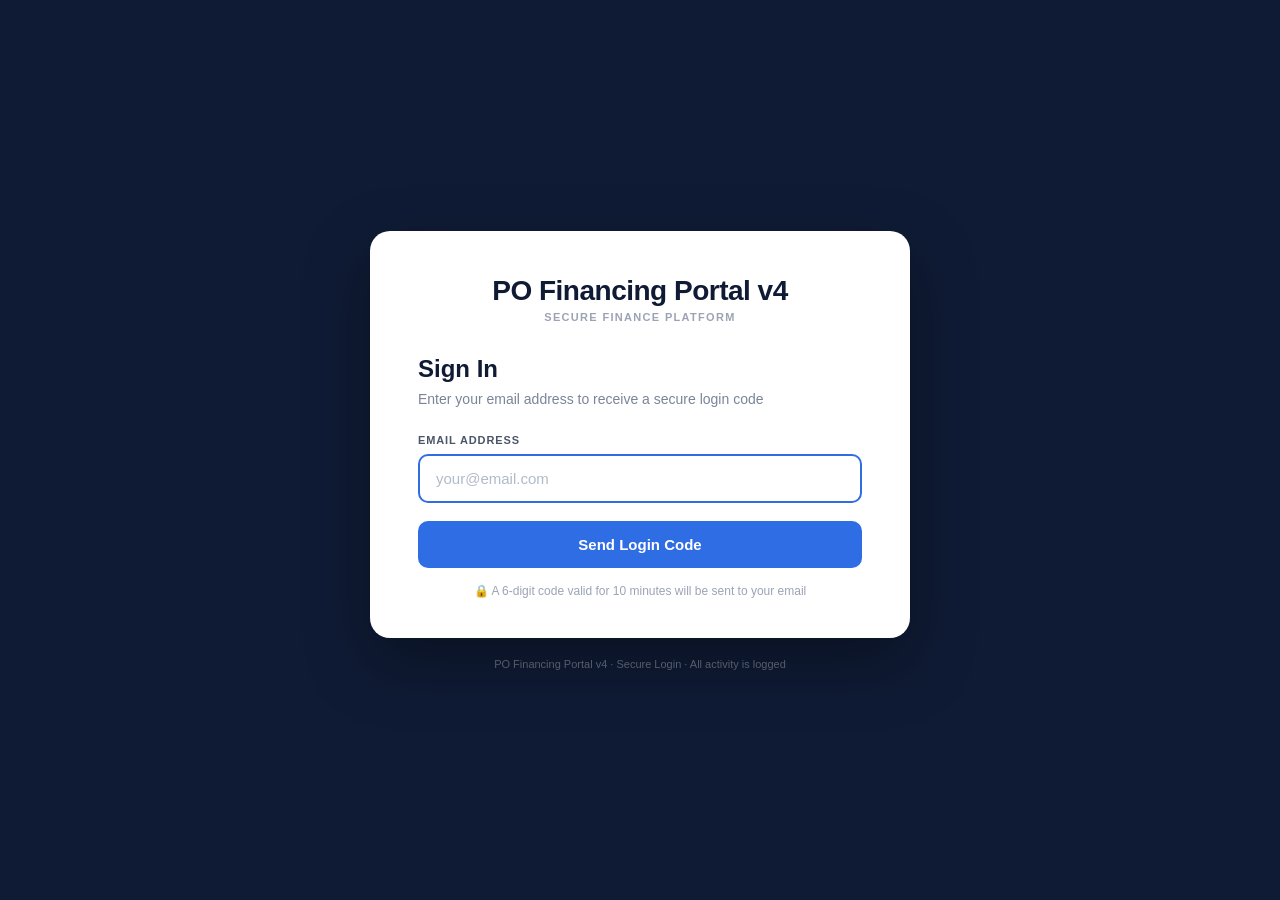
<file: portals/simulator.html>
<!DOCTYPE html>
<!-- ============================================================
     simulator.html
     Version : 1.6
     Updated : 2026-04-03
     Changes : v1.1 - Added version header; cache-busting ?v=1.6
               on all shared asset references.
     ============================================================ -->
<html>
<head>
  <meta charset="UTF-8">
  <meta name="viewport" content="width=device-width, initial-scale=1">
  <title>Fee Simulator — PO Financing Portal v4</title>
  <link rel="stylesheet" href="/css/styles.css?v=1.8">
  <!-- Fix N2: opt-in to auth gate -->
  <script>window.POF_REQUIRE_AUTH = true;</script>
  <script src="/js/config.js?v=1.2"></script>
  <script src="/js/navbar.js?v=2.5"></script>
</head>
<body>
<script>
// Dynamic platform name injection from POF_CONFIG
document.addEventListener('DOMContentLoaded', function() {
  const name = window.POF_CONFIG && window.POF_CONFIG.PLATFORM_NAME;
  if (name) {
    document.querySelectorAll('.platform-name').forEach(el => el.textContent = name);
    document.querySelectorAll('.platform-currency').forEach(el => el.textContent = window.POF_CONFIG.CURRENCY || 'MYR');
    document.querySelectorAll('.platform-timezone').forEach(el => el.textContent = window.POF_CONFIG.TIMEZONE || '');
    document.title = document.title.replace('PO Financing Portal v4', name);
  }
});
</script>
  
  <div class="container">
    <div class="page-header">
      <h1>Fee Simulator</h1>
      <span class="badge badge-info">Stateless — No records created</span>
    </div>

    <div class="two-col">
      <!-- Input Panel -->
      <div class="card">
        <div class="card-header">Simulation Inputs</div>
        <div class="form-body">
          <div class="form-row">
            <label>Client ID</label>
            <input id="clientId" type="text" class="input" value="CLT-001" />
          </div>
          <div class="form-row">
            <label>PO Value (MYR)</label>
            <input id="poValue" type="number" class="input" value="500000" />
          </div>
          <div class="form-row">
            <label>Advance Rate %</label>
            <input id="advanceRate" type="number" class="input" value="80" min="10" max="90" />
            <small id="financed-preview" class="hint">Financed: MYR 400,000</small>
          </div>
          <div class="form-row">
            <label>Disbursement Date</label>
            <input id="disbDate" type="date" class="input" />
          </div>
          <div class="form-row">
            <label>Repayment Date</label>
            <input id="repayDate" type="date" class="input" />
            <small id="days-preview" class="hint">Days: 0</small>
          </div>
          <button class="btn btn-primary full-width" onclick="runSimulation()">⚡ Simulate</button>
        </div>
      </div>

      <!-- Result Panel -->
      <div id="result-panel">
        <div class="card placeholder-card">
          <div class="placeholder-icon">📊</div>
          <p>Enter inputs and click Simulate</p>
        </div>
      </div>
    </div>
  </div>

  <script>
    

    // Set default dates
    const today = new Date().toISOString().split('T')[0];
    const future = new Date(); future.setDate(future.getDate() + 48);
    document.getElementById('disbDate').value = today;
    document.getElementById('repayDate').value = future.toISOString().split('T')[0];

    function updatePreviews() {
      const po = +document.getElementById('poValue').value;
      const ar = +document.getElementById('advanceRate').value;
      document.getElementById('financed-preview').textContent =
        'Financed: MYR ' + (po * ar / 100).toLocaleString('en-MY', {minimumFractionDigits:2});
      const d1 = new Date(document.getElementById('disbDate').value);
      const d2 = new Date(document.getElementById('repayDate').value);
      const days = Math.max(0, Math.round((d2-d1)/86400000));
      document.getElementById('days-preview').textContent = `Days: ${days}`;
    }
    document.querySelectorAll('.input').forEach(el => el.addEventListener('input', updatePreviews));
    updatePreviews();

    function fmtMoney(n) {
      return 'MYR ' + Number(n||0).toLocaleString('en-MY',{minimumFractionDigits:2,maximumFractionDigits:2});
    }

    async function runSimulation() {
      const params = {
        clientId:       document.getElementById('clientId').value,
        poValue:        +document.getElementById('poValue').value,
        advanceRatePct: +document.getElementById('advanceRate').value,
        disbDate:       document.getElementById('disbDate').value,
        repayDate:      document.getElementById('repayDate').value,
      };
      document.getElementById('result-panel').innerHTML = '<div class="card"><p>Calculating…</p></div>';
      const res = await fetch(API, {
        method: 'POST',
        body: JSON.stringify({ action: 'SIMULATE_FEES', params })
      }).then(r => r.json());

      if (!res.success) {
        document.getElementById('result-panel').innerHTML =
          `<div class="card error-card"><strong>Error:</strong> ${res.error}</div>`;
        return;
      }

      document.getElementById('result-panel').innerHTML = `
        <div class="card">
          <div class="card-header">
            ${res.template_name} <span class="badge badge-info">v${res.template_version}</span>
          </div>
          <div class="kpi-grid">
            <div class="kpi-mini blue"><div class="kpi-label">Financed</div><div class="kpi-val">${fmtMoney(res.financed_amount)}</div></div>
            <div class="kpi-mini purple"><div class="kpi-label">Days</div><div class="kpi-val">${res.days}</div></div>
            <div class="kpi-mini orange"><div class="kpi-label">Total Fees</div><div class="kpi-val">${fmtMoney(res.total_fees)}</div></div>
            <div class="kpi-mini green"><div class="kpi-label">Total Repayable</div><div class="kpi-val">${fmtMoney(res.total_repayable)}</div></div>
          </div>
          <div class="kpi-ear">Effective Annual Rate: <strong>${res.effective_annual_rate}%</strong></div>

          <table class="table mt">
            <thead><tr><th>Fee</th><th>Type</th><th>Method</th><th>Amount</th></tr></thead>
            <tbody>
              ${(res.fee_lines||[]).map(fl => {
                const detail = JSON.parse(fl.calculation_detail || '{}');
                const subRows = (detail.blocks_applied || []).map(b =>
                  `<tr class="sub-row"><td colspan="3" style="padding-left:24px">↳ ${b.note} (${b.days_consumed}d @ ${b.rate_pct}%)</td><td class="mono">MYR ${b.fee.toLocaleString('en-MY',{minimumFractionDigits:2})}</td></tr>`
                ).join('');
                return `<tr>
                  <td>${fl.rule_name}</td>
                  <td><span class="badge badge-type">${fl.fee_type}</span></td>
                  <td><span class="badge badge-method">${fl.calc_method}</span></td>
                  <td class="mono"><strong>${fmtMoney(fl.fee_amount)}</strong></td>
                </tr>${subRows}`;
              }).join('')}
              <tr class="total-row">
                <td colspan="3"><strong>TOTAL FEES</strong></td>
                <td class="mono"><strong>${fmtMoney(res.total_fees)}</strong></td>
              </tr>
              <tr class="repayable-row">
                <td colspan="3"><strong>TOTAL REPAYABLE</strong></td>
                <td class="mono"><strong>${fmtMoney(res.total_repayable)}</strong></td>
              </tr>
            </tbody>
          </table>
          <button class="btn btn-success mt" onclick="alert('Navigate to Client Portal to create invoice.')">
            ✓ Proceed — Create Invoice
          </button>
        </div>`;
    }
  </script>
</body>
</html>
</file>
<file: css/styles.css>
:root {
  --navy:   #1B3A5C;
  --navy2:  #254E7A;
  --blue:   #2980B9;
  --teal:   #1ABC9C;
  --amber:  #E67E22;
  --red:    #E74C3C;
  --green:  #27AE60;
  --purple: #8E44AD;
  --lgray:  #F4F6F9;
  --mgray:  #8E9BAE;
  --border: #DDE3ED;
  --text:   #1E2A3A;
  --white:  #FFFFFF;
  --shadow: 0 2px 8px rgba(27,58,92,0.10);
  --shadow-md: 0 4px 16px rgba(27,58,92,0.14);
  --radius: 10px;
  --font: 'Inter', -apple-system, BlinkMacSystemFont, 'Segoe UI', sans-serif;
}
* { box-sizing: border-box; margin: 0; padding: 0; }
body { font-family: var(--font); background: var(--lgray); color: var(--text); font-size: 13px; line-height: 1.5; }
h1 { font-size: 20px; font-weight: 700; color: var(--navy); }
h2 { font-size: 15px; font-weight: 600; color: var(--navy); }
h3 { font-size: 13px; font-weight: 600; color: var(--navy2); }

/* Layout */
.app-layout   { display: flex; min-height: 100vh; }
.sidebar      { width: 220px; background: var(--navy); min-height: 100vh; flex-shrink: 0; position: fixed; top: 0; left: 0; bottom: 0; overflow-y: auto; z-index: 100; }
.main-content { margin-left: 220px; flex: 1; min-height: 100vh; padding: 24px; }
.topbar       { display: flex; justify-content: space-between; align-items: center; margin-bottom: 20px; }

/* Sidebar */
.sidebar-logo  { padding: 20px 16px; border-bottom: 1px solid rgba(255,255,255,0.12); }
.sidebar-logo h1 { color: #fff; font-size: 14px; line-height: 1.3; }
.sidebar-logo small { color: rgba(255,255,255,0.55); font-size: 11px; }
.sidebar-section { padding: 8px 0; border-bottom: 1px solid rgba(255,255,255,0.08); }
.sidebar-section-label { font-size: 10px; font-weight: 700; color: rgba(255,255,255,0.4); letter-spacing: 0.08em; text-transform: uppercase; padding: 8px 16px 4px; }
.nav-link { display: flex; align-items: center; gap: 9px; padding: 9px 16px; color: rgba(255,255,255,0.75); text-decoration: none; font-size: 12.5px; transition: all 0.15s; cursor: pointer; border: none; background: none; width: 100%; text-align: left; }
.nav-link:hover, .nav-link.active { background: rgba(255,255,255,0.12); color: #fff; }
.nav-link svg { flex-shrink: 0; opacity: 0.8; }

/* Cards */
.card         { background: var(--white); border-radius: var(--radius); box-shadow: var(--shadow); padding: 18px 20px; }
.card-header  { display: flex; justify-content: space-between; align-items: center; margin-bottom: 14px; padding-bottom: 10px; border-bottom: 1px solid var(--border); }
.card-title   { font-size: 13px; font-weight: 600; color: var(--navy); }
.grid-2 { display: grid; grid-template-columns: 1fr 1fr; gap: 16px; }
.grid-3 { display: grid; grid-template-columns: 1fr 1fr 1fr; gap: 16px; }
.grid-4 { display: grid; grid-template-columns: repeat(4, 1fr); gap: 14px; }

/* KPI Cards */
.kpi { background: var(--white); border-radius: var(--radius); padding: 16px 18px; box-shadow: var(--shadow); border-left: 4px solid var(--blue); }
.kpi-label  { font-size: 11px; color: var(--mgray); font-weight: 600; text-transform: uppercase; letter-spacing: 0.04em; }
.kpi-value  { font-size: 22px; font-weight: 700; color: var(--navy); margin: 4px 0 2px; }
.kpi-sub    { font-size: 11px; color: var(--mgray); }
.kpi.green  { border-left-color: var(--green); }
.kpi.amber  { border-left-color: var(--amber); }
.kpi.red    { border-left-color: var(--red); }
.kpi.teal   { border-left-color: var(--teal); }
.kpi.purple { border-left-color: var(--purple); }

/* Tables */
.tbl-wrap { overflow-x: auto; }
table     { width: 100%; border-collapse: collapse; font-size: 12.5px; }
thead th  { background: var(--navy); color: #fff; padding: 9px 12px; text-align: left; font-size: 11px; font-weight: 600; white-space: nowrap; }
tbody td  { padding: 9px 12px; border-bottom: 1px solid var(--border); vertical-align: middle; }
tbody tr:hover { background: #F8FAFC; }
tbody tr:last-child td { border-bottom: none; }

/* Badges */
.badge { display: inline-flex; align-items: center; padding: 2px 9px; border-radius: 20px; font-size: 11px; font-weight: 600; white-space: nowrap; }
.badge-green  { background: #E8F8F2; color: #1D8A55; }
.badge-red    { background: #FDEDEC; color: #C0392B; }
.badge-amber  { background: #FEF6E7; color: #C07000; }
.badge-blue   { background: #EBF4FB; color: #1A6FA8; }
.badge-purple { background: #F4ECF7; color: #7D3C98; }
.badge-gray   { background: #F0F3F7; color: #5D6D7E; }
.badge-teal   { background: #E8F8F5; color: #148F77; }
.badge-navy   { background: #EBF0F7; color: #1B3A5C; }

/* Buttons */
.btn { display: inline-flex; align-items: center; gap: 6px; padding: 7px 14px; border-radius: 7px; font-size: 12.5px; font-weight: 600; cursor: pointer; border: none; transition: all 0.15s; }
.btn-primary  { background: var(--blue);  color: #fff; }
.btn-primary:hover  { background: #2070A5; }
.btn-success  { background: var(--green); color: #fff; }
.btn-success:hover  { background: #229954; }
.btn-amber    { background: var(--amber); color: #fff; }
.btn-amber:hover    { background: #CA6F1E; }
.btn-danger   { background: var(--red);   color: #fff; }
.btn-danger:hover   { background: #C0392B; }
.btn-ghost    { background: transparent; border: 1px solid var(--border); color: var(--text); }
.btn-ghost:hover    { background: var(--lgray); }
.btn-sm { padding: 4px 10px; font-size: 11.5px; }
.btn:disabled { opacity: 0.45; cursor: not-allowed; }

/* Forms */
.form-group { margin-bottom: 14px; }
.form-label { display: block; font-size: 11.5px; font-weight: 600; color: var(--navy2); margin-bottom: 5px; }
.form-control, select, textarea {
  width: 100%; padding: 8px 11px; border: 1px solid var(--border);
  border-radius: 7px; font-size: 12.5px; color: var(--text);
  background: var(--white); transition: border 0.15s; font-family: var(--font);
}
.form-control:focus, select:focus, textarea:focus { outline: none; border-color: var(--blue); box-shadow: 0 0 0 3px rgba(41,128,185,0.12); }
textarea { resize: vertical; min-height: 70px; }
.form-hint { font-size: 11px; color: var(--mgray); margin-top: 4px; }
.form-row   { display: grid; grid-template-columns: 1fr 1fr; gap: 12px; }

/* Modal */
.modal-overlay { position: fixed; inset: 0; background: rgba(0,0,0,0.45); z-index: 500; display: flex; align-items: center; justify-content: center; padding: 20px; }
.modal { background: #fff; border-radius: 12px; box-shadow: var(--shadow-md); width: 100%; max-width: 520px; max-height: 88vh; overflow-y: auto; }
.modal-lg { max-width: 720px; }
.modal-header { padding: 18px 20px 14px; border-bottom: 1px solid var(--border); display: flex; justify-content: space-between; align-items: center; }
.modal-body   { padding: 18px 20px; }
.modal-footer { padding: 14px 20px; border-top: 1px solid var(--border); display: flex; justify-content: flex-end; gap: 8px; background: var(--lgray); border-radius: 0 0 12px 12px; }
.close-btn { background: none; border: none; cursor: pointer; color: var(--mgray); font-size: 18px; padding: 2px 6px; border-radius: 4px; }
.close-btn:hover { background: var(--lgray); color: var(--text); }

/* Tabs */
.tabs      { display: flex; border-bottom: 2px solid var(--border); margin-bottom: 18px; gap: 2px; }
.tab       { padding: 8px 16px; font-size: 12.5px; font-weight: 600; color: var(--mgray); cursor: pointer; border-bottom: 3px solid transparent; margin-bottom: -2px; transition: all 0.15s; }
.tab:hover { color: var(--navy); }
.tab.active { color: var(--blue); border-bottom-color: var(--blue); }

/* Alerts */
.alert { padding: 10px 14px; border-radius: 8px; font-size: 12.5px; margin-bottom: 14px; display: flex; align-items: flex-start; gap: 8px; }
.alert-info    { background: #EBF4FB; border-left: 4px solid var(--blue); color: #1A5276; }
.alert-success { background: #E8F8F2; border-left: 4px solid var(--green); color: #1D6A3E; }
.alert-warning { background: #FEF6E7; border-left: 4px solid var(--amber); color: #784212; }
.alert-error   { background: #FDEDEC; border-left: 4px solid var(--red); color: #922B21; }

/* Utils */
.text-right  { text-align: right; }
.text-center { text-align: center; }
.text-muted  { color: var(--mgray); }
.text-green  { color: var(--green); }
.text-red    { color: var(--red); }
.text-amber  { color: var(--amber); }
.text-bold   { font-weight: 700; }
.mt-8  { margin-top: 8px; }
.mt-12 { margin-top: 12px; }
.mt-16 { margin-top: 16px; }
.mb-16 { margin-bottom: 16px; }
.hidden { display: none !important; }
.flex   { display: flex; }
.flex-between { display: flex; justify-content: space-between; align-items: center; }
.flex-gap { display: flex; gap: 8px; align-items: center; }
.amount { font-variant-numeric: tabular-nums; font-weight: 600; }

/* Progress bar */
.prog-bar { height: 8px; background: var(--border); border-radius: 99px; overflow: hidden; }
.prog-fill { height: 100%; border-radius: 99px; transition: width 0.4s; background: var(--blue); }
.prog-fill.green  { background: var(--green); }
.prog-fill.amber  { background: var(--amber); }
.prog-fill.red    { background: var(--red); }

/* Toast */
#toast { position: fixed; bottom: 24px; right: 24px; z-index: 9999; display: flex; flex-direction: column; gap: 8px; }
.toast-item { padding: 12px 16px; border-radius: 9px; color: #fff; font-size: 12.5px; font-weight: 500; box-shadow: var(--shadow-md); animation: slideIn 0.2s ease; max-width: 320px; }
.toast-item.success { background: var(--green); }
.toast-item.error   { background: var(--red); }
.toast-item.info    { background: var(--blue); }
.toast-item.warning { background: var(--amber); }
@keyframes slideIn { from { transform: translateX(60px); opacity: 0; } to { transform: translateX(0); opacity: 1; } }

/* Spinner */
.spinner { width: 18px; height: 18px; border: 2px solid rgba(255,255,255,0.35); border-top-color: #fff; border-radius: 50%; animation: spin 0.7s linear infinite; display: inline-block; }
@keyframes spin { to { transform: rotate(360deg); } }
.loading-row td { text-align: center; color: var(--mgray); padding: 24px; }

/* Divider */
.divider { height: 1px; background: var(--border); margin: 16px 0; }

/* Responsive */
@media (max-width: 900px) {
  .grid-4 { grid-template-columns: 1fr 1fr; }
  .grid-3 { grid-template-columns: 1fr 1fr; }
  .sidebar { width: 64px; }
  .sidebar .nav-label, .sidebar-section-label, .sidebar-logo small { display: none; }
  .main-content { margin-left: 64px; }
}
</file>
